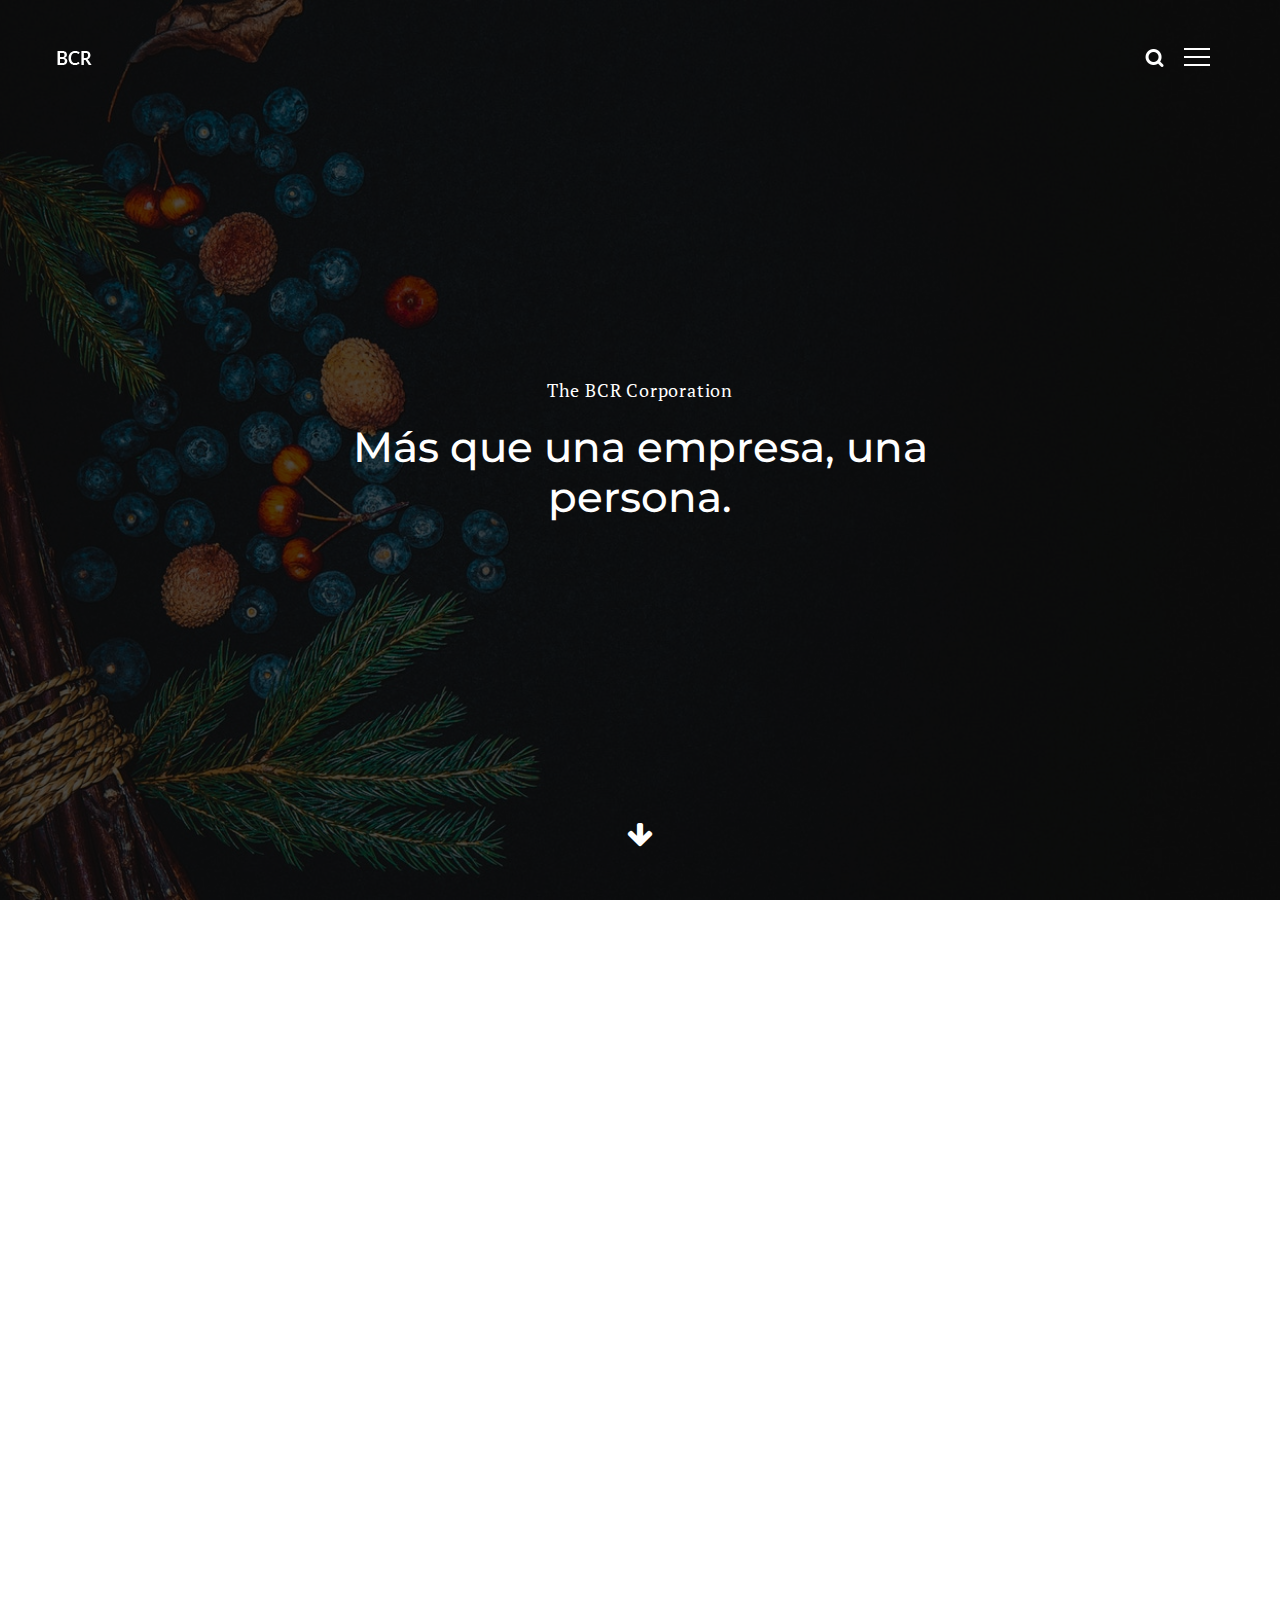
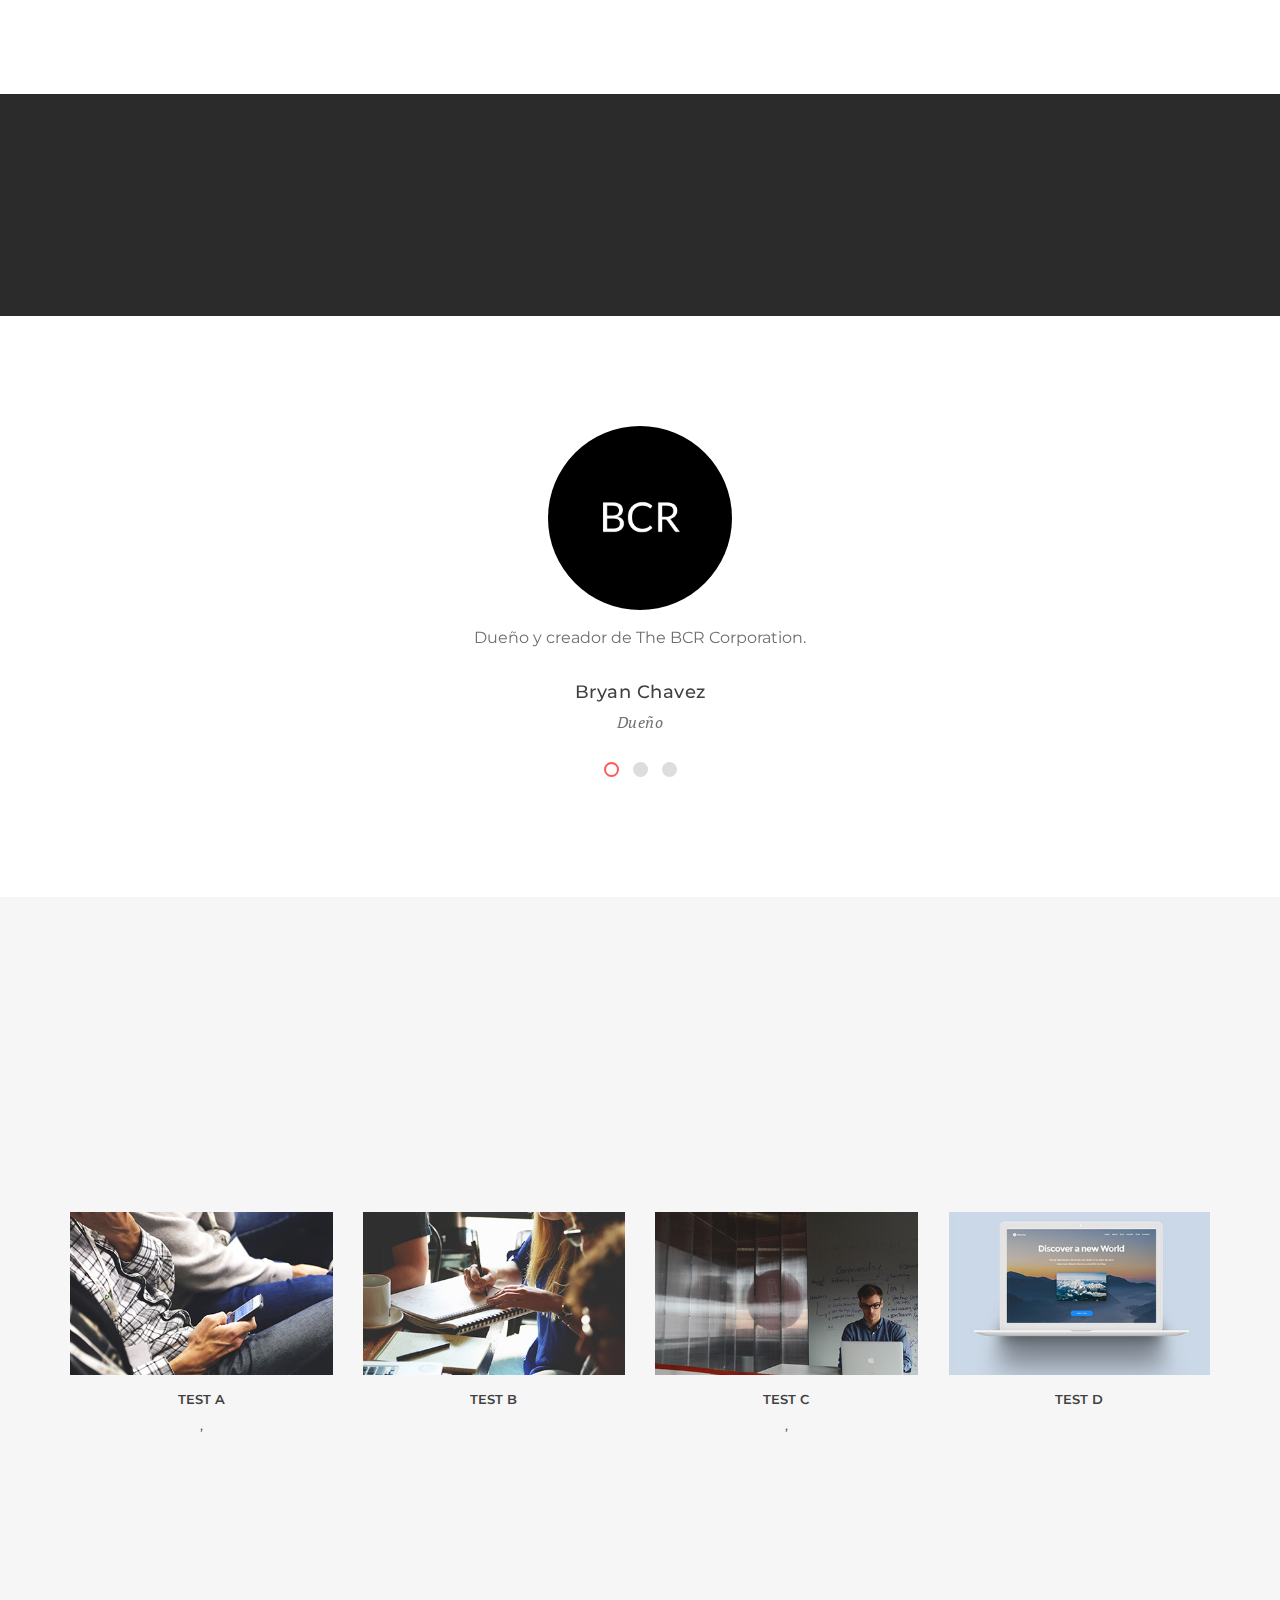
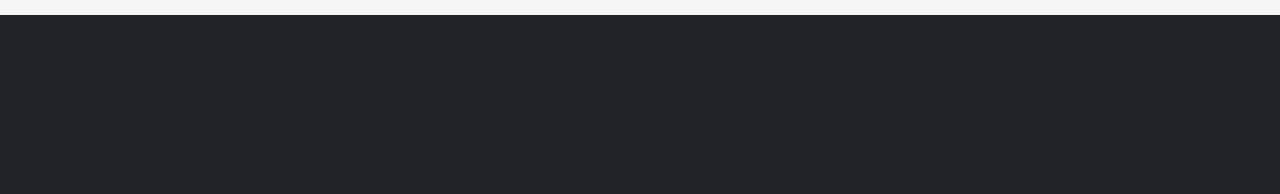
<file: index.html>
<!doctype html> 
<html> 
    <head> 
        <!-- Basic Page Needs
    ================================================== -->         
        <meta charset="utf-8"> 
        <!--[if IE]><meta http-equiv="x-ua-compatible" content="IE=9" /><![endif]-->         
        <meta name="viewport" content="width=device-width, initial-scale=1"> 
        <title>BCR</title>         
        <meta name="description" content=""> 
        <meta name="author" content=""> 
        <!-- Favicons
    ================================================== -->         
        <link rel="shortcut icon" href="img/favicon.ico" type="image/x-icon"> 
        <!-- Bootstrap -->         
        <link rel="stylesheet" type="text/css" href="css/bootstrap.css"> 
        <link rel="stylesheet" type="text/css" href="css/font-awesome.css"> 
        <!-- Slider
    ================================================== -->         
        <link href="css/owl.carousel.css" rel="stylesheet" media="screen"> 
        <link href="css/owl.theme.css" rel="stylesheet" media="screen"> 
        <link href="css/animate.css" rel="stylesheet" media="screen"> 
        <!-- Stylesheet
    ================================================== -->         
        <link rel="stylesheet" type="text/css" href="style.css"> 
        <link href='https://fonts.googleapis.com/css?family=PT+Serif:400,400i,700|Montserrat:100,200,300,300i,400,500,600,700,800,900' rel='stylesheet' type='text/css'> 
        <!-- HTML5 shim and Respond.js for IE8 support of HTML5 elements and media queries -->         
        <!-- WARNING: Respond.js doesn't work if you view the page via file:// -->         
        <!--[if lt IE 9]>
      <script src="https://oss.maxcdn.com/html5shiv/3.7.2/html5shiv.min.js"></script>
      <script src="https://oss.maxcdn.com/respond/1.4.2/respond.min.js"></script>
    <![endif]-->         
    </head>     
    <body> 
         <!-- Navigation
    ==========================================-->         
        <nav id="top-menu" class="navbar navbar-default navbar-fixed-top"> 
            <div class="container"> 
                <!-- Brand and toggle get grouped for better mobile display -->                 
                <div class="navbar-header"> 
                    <button type="button" class="navbar-toggle collapsed" data-toggle="collapse" data-target="#bs-example-navbar-collapse-1"> 
                        <span class="sr-only">Toggle navigation</span> 
                        <span class="icon-bar"></span> 
                        <span class="icon-bar"></span> 
                        <span class="icon-bar"></span>
                    </button>                     
                    <a class="navbar-brand" href="index.html"><img src="img/logo-top.png" class="img-responsive"><span> </span></a> 
                </div>                 
                <!-- Collect the nav links, forms, and other content for toggling -->                 
                <div class="collapse navbar-collapse" id="bs-example-navbar-collapse-1"> 
                    <!--nav icon-->                     
                    <a id="nav-icon"> <span></span> <span></span> <span></span> </a> 
                    <!--nav icon end-->                     
                    <ul id="nav-top" class="nav navbar-nav navbar-right"> 
                        <li>
                            <a href="index.html" class="page-scroll">Home</a>
                        </li>                         
                        <li>
                            <a href="https://streaming.bcrco.live" class="page-scroll">Stream</a>
                        </li>                         
                        <li>
                            <a href="https://t.me/bryanchavezrodriguez" class="page-scroll">Telegram</a>
                        </li>                         
                        <li>
                            <a href="contact.html" class="page-scroll">Contact</a>
                        </li>                         
                    </ul>                     
                    <!--search form-->                     
                    <form method="get" action="/search" id="search"> 
                        <input name="q" type="text" size="40" placeholder="Search..."/> 
                    </form>                     
                    <!--/search form-->                     
                    <nav class="bottom-nav"> 
                        <ul> 
                            <li>
                                <a href="#">FAQ</a>
                            </li>                             
                            <li>
                                <a href="#">Privacy</a>
                            </li>                             
                            <li>
                                <a href="#">Blog</a>                    
                            </li>                             
                        </ul>                         
                    </nav>                     
                    <ul class="social-link"> 
                        <li>
                            <a href="#"><i class="fa fa-twitter"></i></a>
                        </li>                         
                        <li>
                            <a href="#"><i class="fa fa-facebook"></i></a>
                        </li>                         
                        <li>
                            <a href="#"><i class="fa fa-instagram"></i></a>
                        </li>                         
                    </ul>                     
                </div>                 
                <!-- /.navbar-collapse -->                 
            </div>             
            <!-- /.container-fluid -->             
        </nav>       
        <!-- banner Page
    ==========================================-->         
        <section id="home-banner" style="background-image: url(img/b-1.jpg);"> 
            <div class="content"> 
                <div class="container" data-wow-duration="1s"> 
                    <span class="wow fadeIn">The BCR Corporation</span> 
                    <h1 class="wow fadeInUp"><h1 spellcheck="true" data-medium-editor-element="true" role="textbox" aria-multiline="true" data-medium-editor-editor-index="7" medium-editor-index="b30caf0e-0619-7dd7-a942-c5273ade1216" data-placeholder="Type your text" data-medium-focused="true">Más que una empresa, una persona.</h1></h1> 
                </div>                 
            </div>             
            <div class="arrow bounce"> 
                <i class="fa fa-arrow-down fa-2x"></i> 
            </div>             
        </section>         
        <!-- about us Page
    ==========================================-->         
        <section id="about-us-block"> 
            <div class="container"> 
                <div class="row"> 
                    <!--section-title-->                     
                    <div class="section-title text-center wow fadeInUp"> 
                        <h2>Información</h2> 
                        <p>Una página en donde comparto cosas interesantes que encuentro por internet</p> 
                    </div>                     
                    <!--/section-title-->                     
                    <div class="clearfix"></div>                     
                    <!--about features list-->                     
                    <ul class="about-features wow fadeInUp"> 
                        <li>
                            <i class="fa fa-comment-o"></i> 
                            <h5>Titulo creativo</h5> 
                            <p>Poner algo aquí</p> 
                        </li>                         
                        <li>
                            <i class="fa fa-file-image-o"></i> 
                            <h5>Titulo creativo</h5> 
                            <p>Algo</p> 
                        </li>                         
                        <li>
                            <i class="fa fa-birthday-cake"></i> 
                            <h5>Titulo creativo</h5> 
                            <p>Otra Cosa</p> 
                        </li>                         
                        <li>
                            <i class="fa fa-inbox"></i> 
                            <h5>Titulo creativo</h5> 
                            <p>Algo más</p> 
                        </li>                         
                    </ul>                     
                    <!--/about features list-->                     
                </div>                 
            </div>             
        </section>         
        <!-- contact us Page
    ==========================================-->         
        <section id="home-contact-block"> 
            <div class="container"> 
                <div class="row wow fadeInUp"> 
                    <p>¿Tienes alguna duda?</p> 
                    <a href="contact.html">Contactanos</a> 
                </div>                 
            </div>             
        </section>         
        <!-- our works block
    ==========================================-->         
       
        <!-- the process block
    ==========================================-->         
       
        <!-- Testimonials Section
    ==========================================-->         
        <section id="testimonials-block" class="text-center"> 
            <div class="container"> 
                <div class="row"> 
                    <div class="col-md-8 col-md-offset-2"> 
                        <div id="testimonial" class="owl-carousel owl-theme"> 
                            <div class="item"> 
                                <img src="img/team/01.jpg"> 
                                <h5>Dueño y creador de The BCR Corporation.</h5> 
                                <p><strong>Bryan Chavez</strong> Dueño</p> 

                            </div>                             
                            <div class="item"> 
                                <img src="img/team/02.jpg"> 
                                <h5>Asistente personal de Bryan Chavez</h5> 
                                <p><strong>William</strong> Asistente.</p> 
                            </div>                             
                            <div class="item"> 
                                <img src="img/team/03.jpg"> 
                                <h5>Dueño y creador de The BCR Corporation.</h5> 
                                <p><strong>Bryan Chavez</strong> Dueño</p> 
                            </div>                             
                        </div>                         
                    </div>                     
                </div>                 
            </div>             
        </section>         
        <!-- latest news block
    ==========================================-->         
        <section id="latest-news-block"> 
            <div class="container"> 
                <div class="row"> 
                    <!--section-title-->                     
                    <div class="section-title text-center wow fadeInUp"> 
                        <h2>Ultimas entradas</h2> 
                        <a href="https://streaming.bcrco.live">Stream</a>
                    </div>                     
                    <!--/section-title-->                     
                    <!--home article-->                     
                    <article class="col-md-3 col-sm-6 col-xs-12"> 
                        <header class="entry-header"> 
                            <a href="blog-post.html"><img src="img/04-screenshot.jpg" alt="image 1"></a> 
                            <a href="blog-post.html"><h6>Test A</h6></a> 
                            <a href="#">     </a> , 
                            <a href="#">     </a> 
                        </header>
                    </a>                     
                </article>                 
                <!--/home article -->                 
                <!--home article-->                 
                <article class="col-md-3 col-sm-6 col-xs-12"> 
                    <header class="entry-header"> 
                        <img src="img/02-screenshot.jpg" alt="image 1"> 
                        <a href="#">  <h6> Test B</h6>  </a> 
                        <a href="#">     </a> 
                    </header>                     
                </article>                 
                <!--/home article -->                 
                <!--home article-->                 
                <article class="col-md-3 col-sm-6 col-xs-12"> 
                    <header class="entry-header"> 
                        <img src="img/03-screenshot.jpg" alt="image 1"> 
                        <a href="#">  <h6>Test C</h6>  </a> 
                        <a href="#">     </a> , 
                        <a href="#">     </a> 
                    </header>                     
                </article>                 
                <!--/home article -->                 
                <!--home article-->                 
                <article class="col-md-3 col-sm-6 col-xs-12"> 
                    <header class="entry-header"> 
                        <img src="img/01-screenshot.jpg" alt="image 1"> 
                        <a href="#">  <h6>Test D</h6>  </a> 
                        <a href="#">     </a> 
                    </header>                     
                </article>                 
                <!--/home article -->                 
            </div>             
        </div>         
    </section>     
    <footer id="bottom-footer"> 
        <div class="container"> 
            <div class="row wow fadeInUp"> 
                <div class="col-md-4 col-sm-4 col-xs-12"> 
                    <!--copyright-->                     
                    <p class="copyright">© 2020 <a href="https://bcrco.live">The BCR Corporation</a>.</p> 
                    <!--/copyright-->                     
                </div>                 
                <!--bottom nav-->                 
                <div class="col-md-4 col-sm-4 col-xs-12"> 
                    <nav class="bottom-nav"> 
                        <ul> 
                            <li>
                                <a href="#">FAQ</a>
                            </li>                             
                            <li>
                                <a href="#">Privacy</a>
                            </li>                             
                            <li>
                                <a href="#">Blog</a>
                            </li>                             
                            <li>
                   
                            </li>                             
                        </ul>                         
                    </nav>                     
                </div>                 
                <!--/bottom nav-->                 
                <!--Social Links-->                 
                <div class="col-md-4 col-sm-4 col-xs-12"> 
                    <ul class="social-link"> 
                        <li>
                            <a href="https://twitter.com/bryanchavez_x"><i class="fa fa-twitter"></i></a>
                        </li>                         
                        <li>
                            <a href="https://www.facebook.com/index.php?next=https%3A%2F%2Fwww.facebook.com%2Fhelp%2Fdelete_account"><i class="fa fa-facebook"></i></a>
                        </li>                         
                        <li>
                            <a href="https://www.instagram.com/accounts/login/?next=/accounts/remove/request/permanent/"><i class="fa fa-instagram"></i></a>
                        </li>                         
                        <li>
                         
                        </li>                         
                    </ul>                     
                </div>                 
                <!--/Social Links-->                 
            </div>             
        </div>         
    </footer>     
    <!-- jQuery (necessary for Bootstrap's JavaScript plugins) -->     
    <script src="https://ajax.googleapis.com/ajax/libs/jquery/1.12.4/jquery.min.js"></script>     
    <!-- Include all compiled plugins (below), or include individual files as needed -->     
    <script type="text/javascript" src="js/bootstrap.js"></script>     
    <script type="text/javascript" src="js/SmoothScroll.js"></script>     
    <script type="text/javascript" src="js/jquery.isotope.js"></script>     
    <script src="js/owl.carousel.js"></script>     
    <script src="js/jquery.waypoints.min.js"></script>     
    <!-- Custom Javascripts
    ================================================== -->     
    <script type="text/javascript" src="js/main.js"></script>     
    <script src="js/wow.min.js"></script>     
    <script>
    jQuery(document).ready(function( $ ) {
        $('.counter').counterUp({
            delay: 10,
            time: 1000
        });
    });
</script>     
    <script>
new WOW().init();
</script>     
</body>
</file>
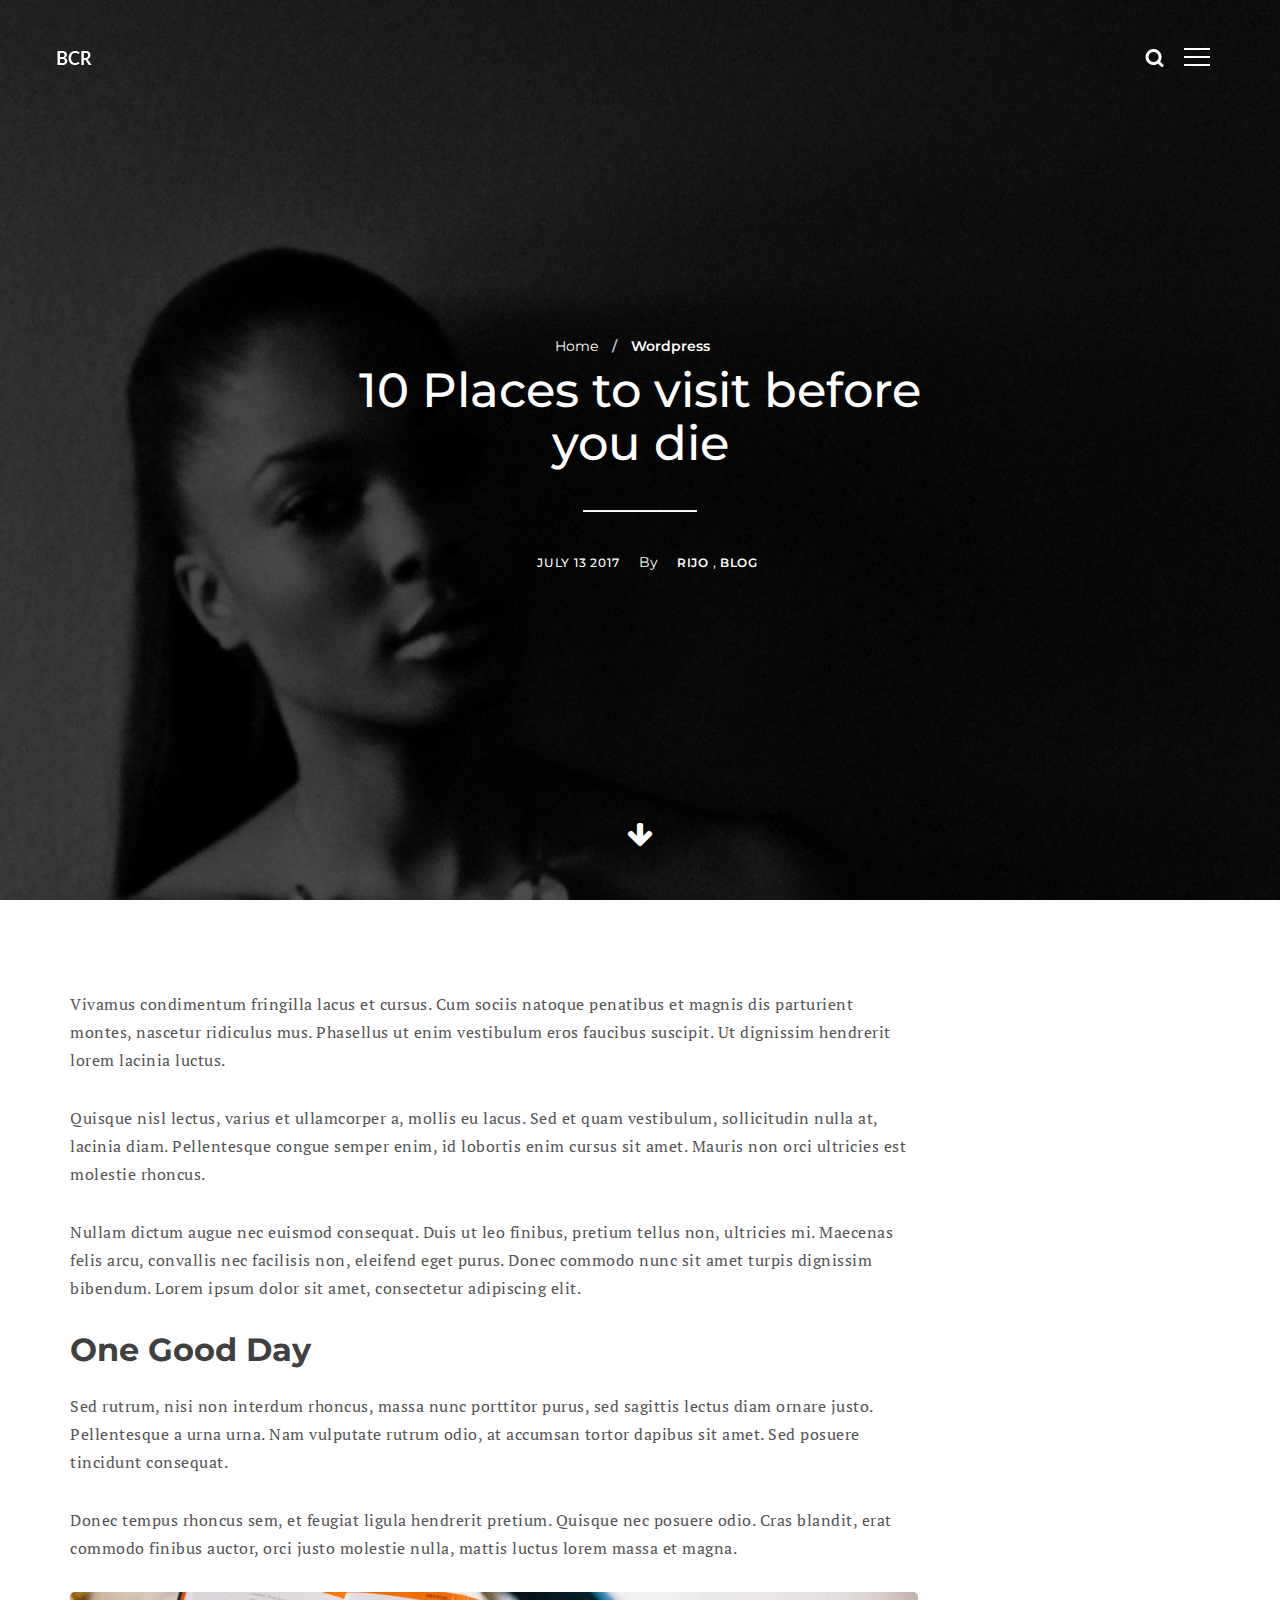
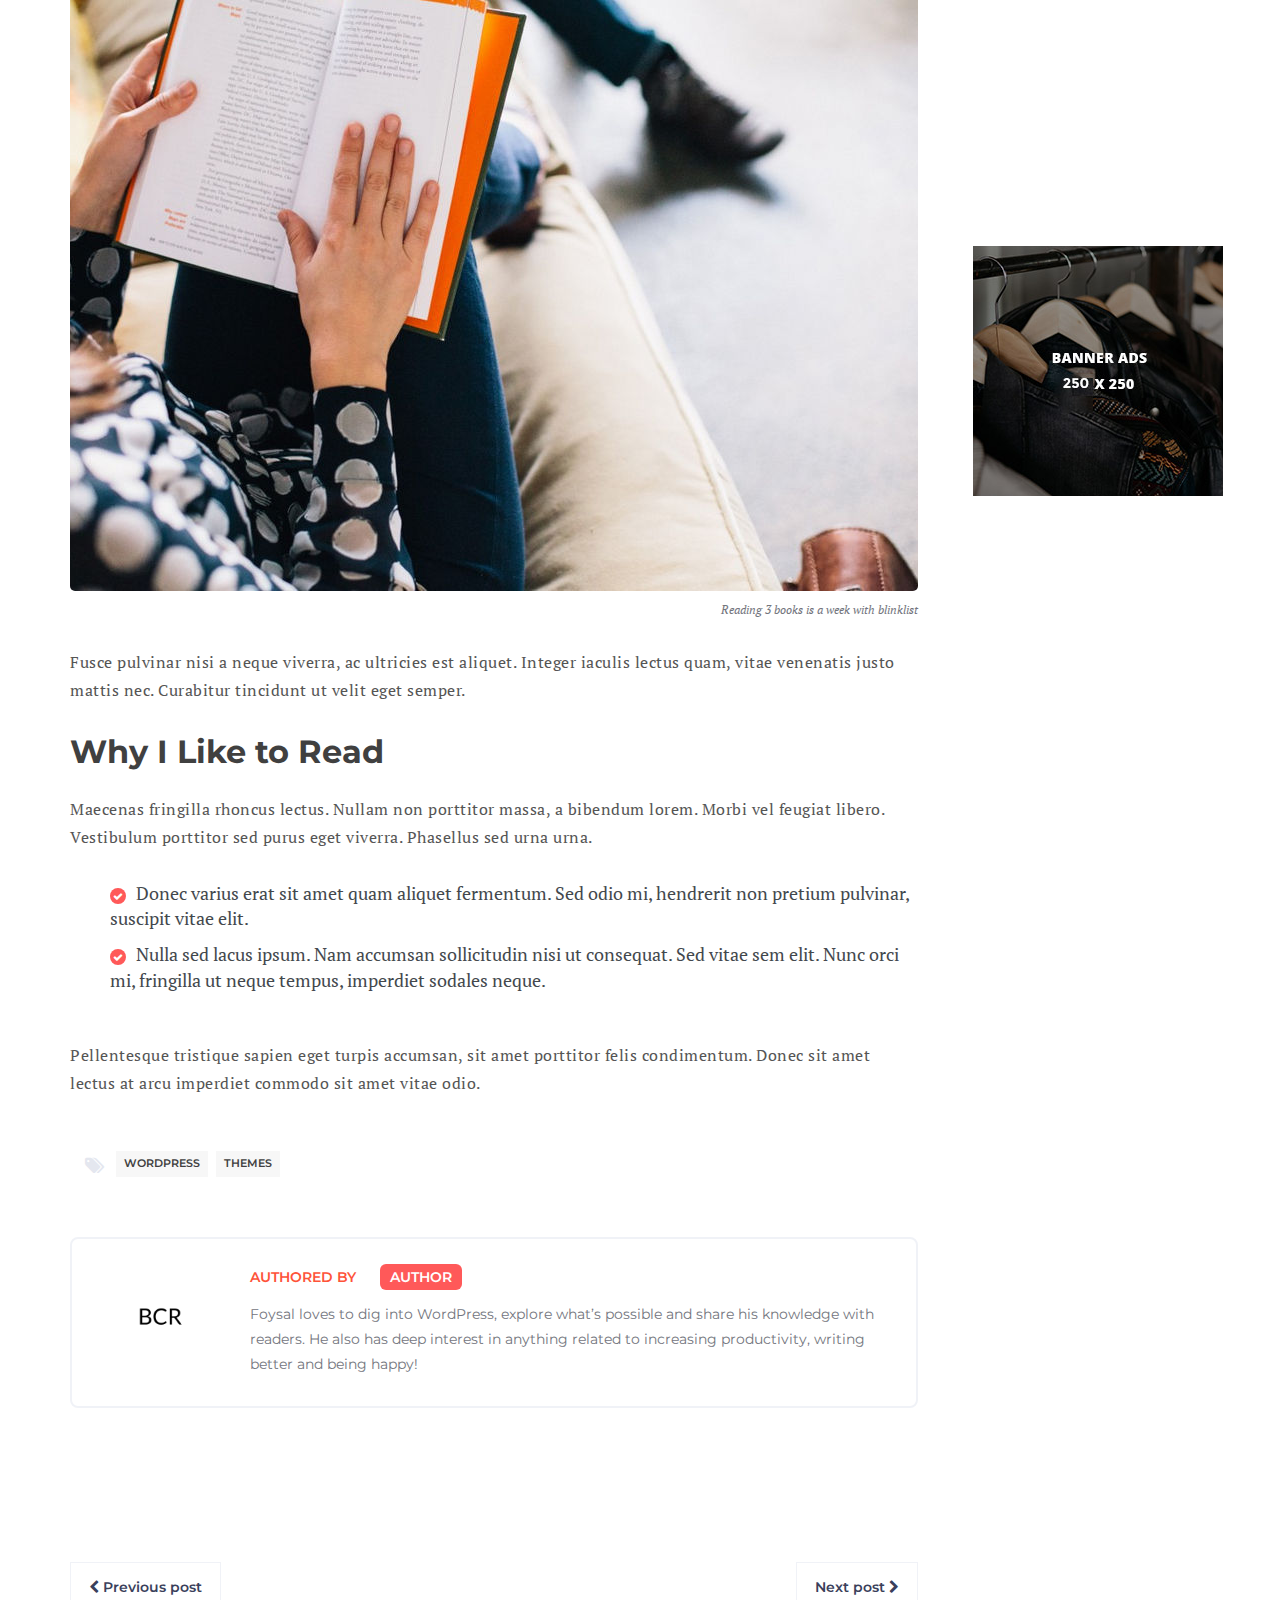
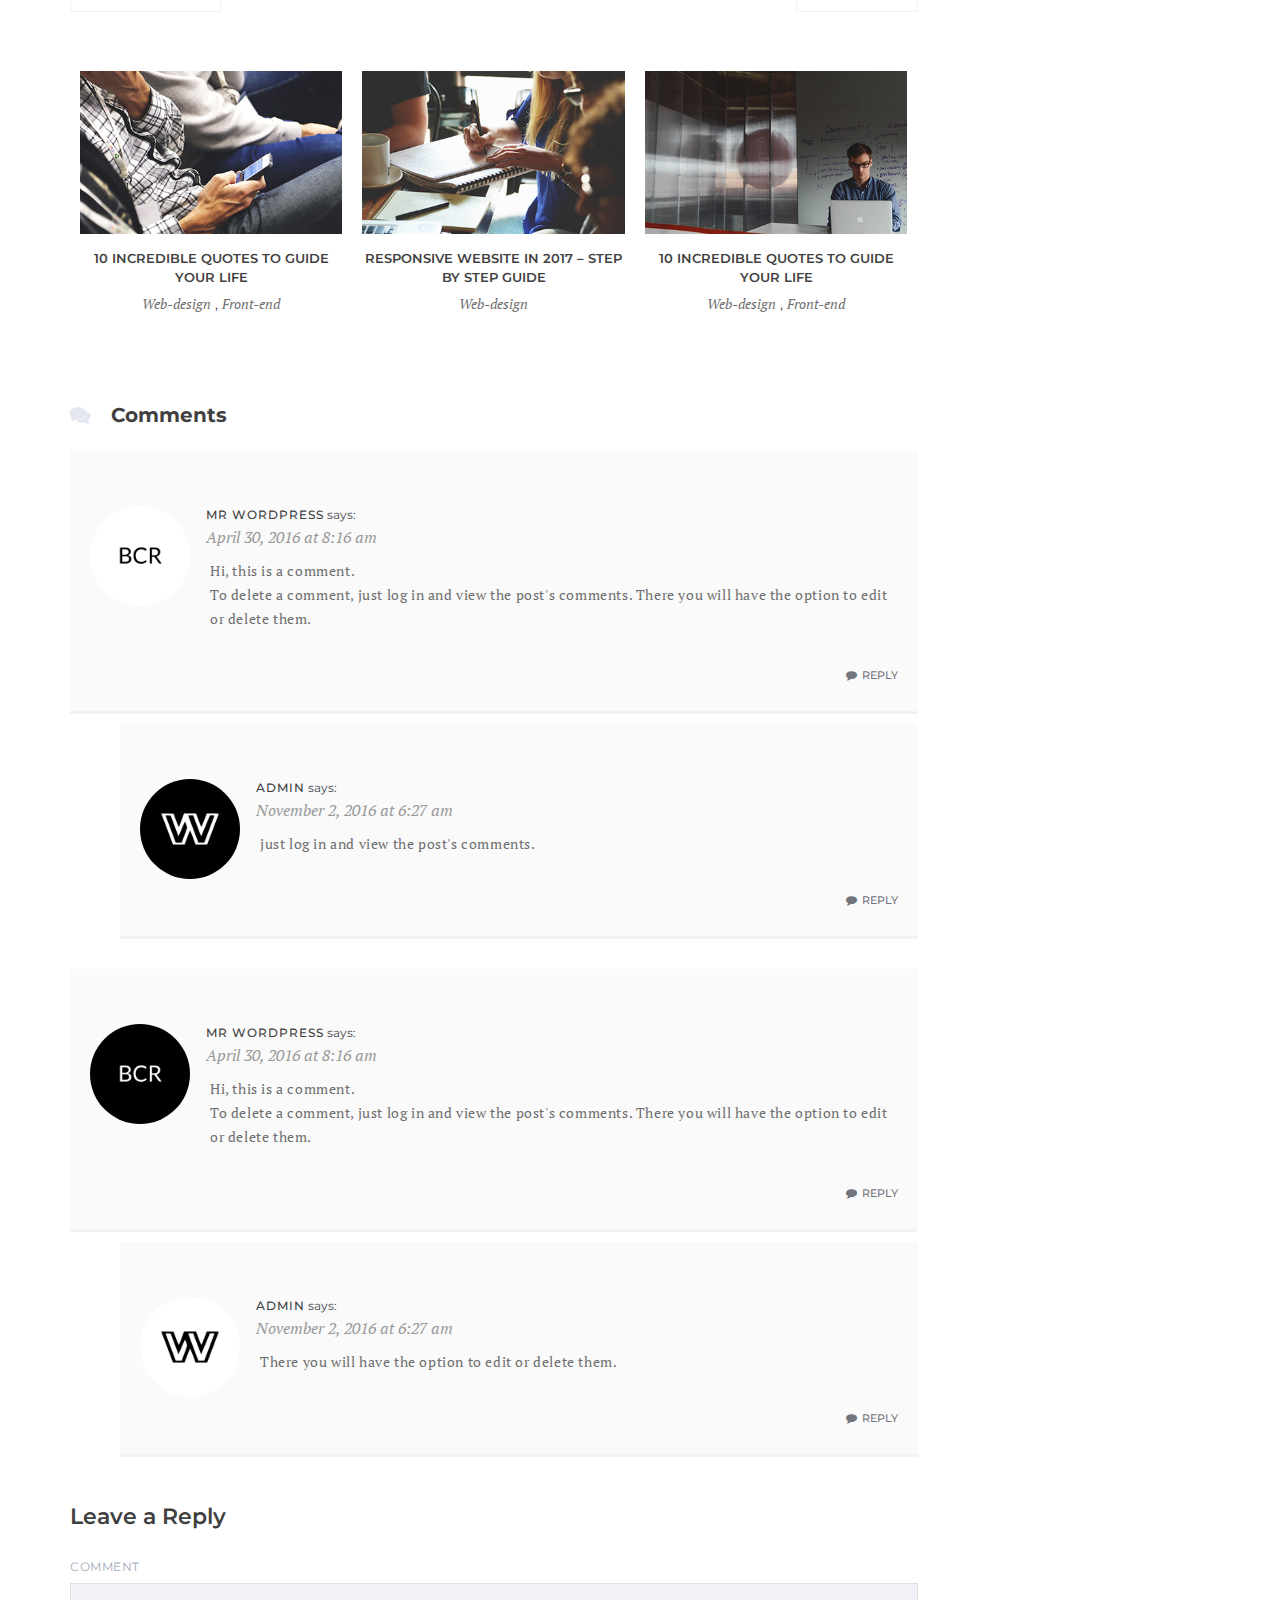
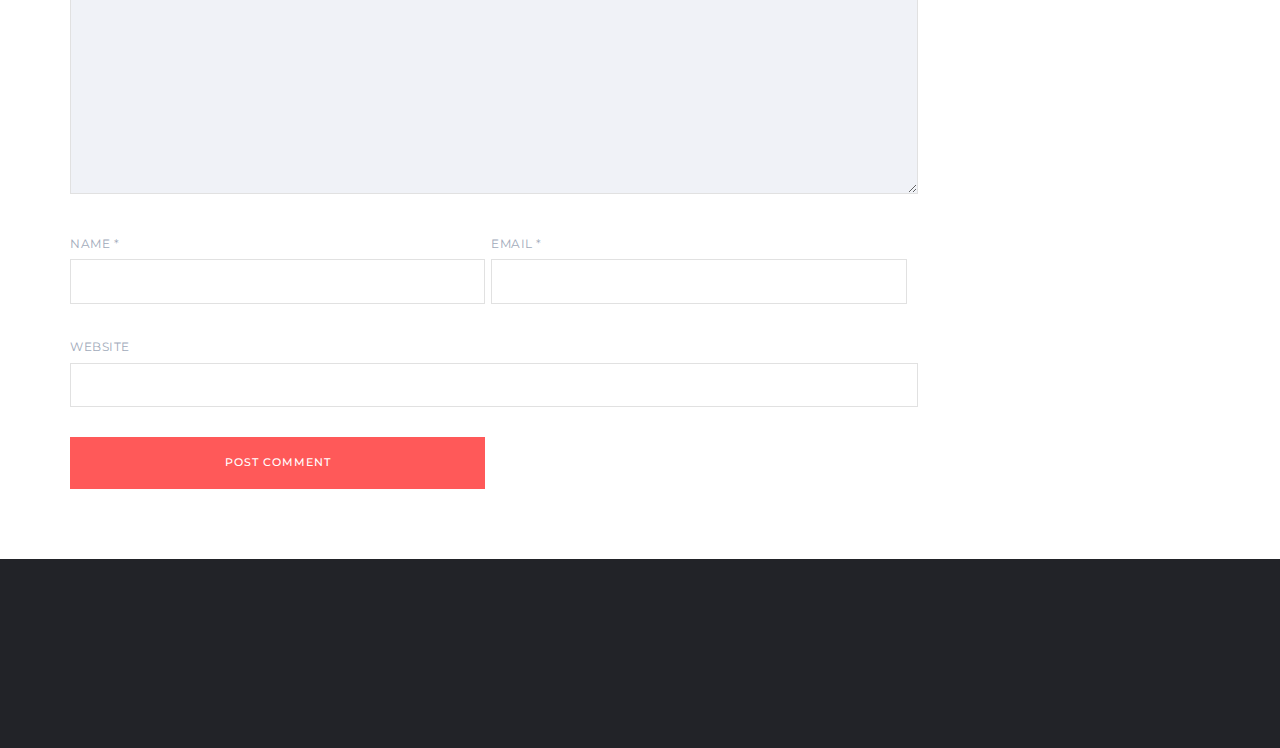
<file: blog-post.html>
<!doctype html>
<html>
<head>
<!-- Basic Page Needs
    ================================================== -->
<meta charset="utf-8">
<!--[if IE]><meta http-equiv="x-ua-compatible" content="IE=9" /><![endif]-->
<meta name="viewport" content="width=device-width, initial-scale=1">
<title>Blog Post</title>
<meta name="description" content="">
<meta name="author" content="">

<!-- Favicons
    ================================================== -->
<link rel="shortcut icon" href="img/favicon.ico" type="image/x-icon">

<!-- Bootstrap -->
<link rel="stylesheet" type="text/css"  href="css/bootstrap.css">
<link rel="stylesheet" type="text/css" href="css/font-awesome.css">

<!-- Slider
    ================================================== -->
<link href="css/owl.carousel.css" rel="stylesheet" media="screen">
<link href="css/owl.theme.css" rel="stylesheet" media="screen">
<link href="css/animate.css" rel="stylesheet" media="screen">

<!-- Stylesheet
    ================================================== -->
<link rel="stylesheet" type="text/css"  href="style.css">
<link href='https://fonts.googleapis.com/css?family=PT+Serif:400,400i,700|Montserrat:100,200,300,300i,400,500,600,700,800,900' rel='stylesheet' type='text/css'>

<!-- HTML5 shim and Respond.js for IE8 support of HTML5 elements and media queries -->
<!-- WARNING: Respond.js doesn't work if you view the page via file:// -->
<!--[if lt IE 9]>
      <script src="https://oss.maxcdn.com/html5shiv/3.7.2/html5shiv.min.js"></script>
      <script src="https://oss.maxcdn.com/respond/1.4.2/respond.min.js"></script>
    <![endif]-->
</head>
<body class="single">

        <!-- Navigation
    ==========================================-->         
        <nav id="top-menu" class="navbar navbar-default navbar-fixed-top"> 
            <div class="container"> 
                <!-- Brand and toggle get grouped for better mobile display -->                 
                <div class="navbar-header"> 
                    <button type="button" class="navbar-toggle collapsed" data-toggle="collapse" data-target="#bs-example-navbar-collapse-1"> 
                        <span class="sr-only">Toggle navigation</span> 
                        <span class="icon-bar"></span> 
                        <span class="icon-bar"></span> 
                        <span class="icon-bar"></span>
                    </button>                     
                    <a class="navbar-brand" href="index.html"><img src="img/logo-top.png" class="img-responsive"><span> </span></a> 
                </div>                 
                <!-- Collect the nav links, forms, and other content for toggling -->                 
                <div class="collapse navbar-collapse" id="bs-example-navbar-collapse-1"> 
                    <!--nav icon-->                     
                    <a id="nav-icon"> <span></span> <span></span> <span></span> </a> 
                    <!--nav icon end-->                     
                    <ul id="nav-top" class="nav navbar-nav navbar-right"> 
                        <li>
                            <a href="index.html" class="page-scroll">Home</a>
                        </li>                         
                        <li>
                            <a href="blog.html" class="page-scroll">Blog</a>
                        </li>                         
                        <li>
                            <a href="https://t.me/Williambcrbot" class="page-scroll">Telegram</a>
                        </li>                         
                        <li>
                            <a href="contact.html" class="page-scroll">Contact</a>
                        </li>                         
                    </ul>                     
                    <!--search form-->                     
                    <form method="get" action="/search" id="search"> 
                        <input name="q" type="text" size="40" placeholder="Search..."/> 
                    </form>                     
                    <!--/search form-->                     
                    <nav class="bottom-nav"> 
                        <ul> 
                            <li>
                                <a href="#">FAQ</a>
                            </li>                             
                            <li>
                                <a href="#">Privacy</a>
                            </li>                             
                            <li>
                                <a href="#">Blog</a>                    
                            </li>                             
                        </ul>                         
                    </nav>                     
                    <ul class="social-link"> 
                        <li>
                            <a href="#"><i class="fa fa-twitter"></i></a>
                        </li>                         
                        <li>
                            <a href="#"><i class="fa fa-facebook"></i></a>
                        </li>                         
                        <li>
                            <a href="#"><i class="fa fa-instagram"></i></a>
                        </li>                         
                    </ul>                     
                </div>                 
                <!-- /.navbar-collapse -->                 
            </div>             
            <!-- /.container-fluid -->             
        </nav>     

<!--blog body-->

<div id="Blog-post"> 
  
  <!-- banner Page
    ==========================================-->
  
  <header class="entry-header" style="background-image: url(img/in-bg.jpg);">
    <div class="content  wow fadeInUp">
      <div class="container "> 
        <!--breadcrumb-->
        <ol class="breadcrumb">
          <li class="breadcrumb-item"><a href="#">Home</a></li>
          <li class="breadcrumb-item active">Wordpress</li>
        </ol>
        <!--/breadcrumb-->
        <h1>10 Places to visit before you die</h1>
        <hr>
        <a href="#"> </a><span class="date-article">JULY 13 2017</span> <span class="byline"> By <span class="author vcard"><a href="#">Rijo</a> ,<a href="#"> BLOG</a></span></span> </div>
    </div>
    <div class="arrow bounce"> <i class="fa fa-arrow-down fa-2x"></i> </div>
  </header>
  <div class="container">
    <div class="row wow fadeInUp"> 
      <!--blog posts container-->
      <div class="col-md-9 col-sm-8 single-post">
<article class="post">
										<p>Vivamus condimentum fringilla lacus et cursus. Cum sociis natoque penatibus et magnis dis parturient montes, nascetur ridiculus mus. Phasellus ut enim vestibulum eros faucibus suscipit. Ut dignissim hendrerit lorem lacinia luctus.</p>
<p>Quisque nisl lectus, varius et ullamcorper a, mollis eu lacus. Sed et quam vestibulum, sollicitudin nulla at, lacinia diam. Pellentesque congue semper enim, id lobortis enim cursus sit amet. Mauris non orci ultricies est molestie rhoncus.</p>
<p>Nullam dictum augue nec euismod consequat. Duis ut leo finibus, pretium tellus non, ultricies mi. Maecenas felis arcu, convallis nec facilisis non, eleifend eget purus. Donec commodo nunc sit amet turpis dignissim bibendum. Lorem ipsum dolor sit amet, consectetur adipiscing elit.</p>
<h2>One Good Day</h2>
<p>Sed rutrum, nisi non interdum rhoncus, massa nunc porttitor purus, sed sagittis lectus diam ornare justo. Pellentesque a urna urna. Nam vulputate rutrum odio, at accumsan tortor dapibus sit amet. Sed posuere tincidunt consequat.</p>
<p>Donec tempus rhoncus sem, et feugiat ligula hendrerit pretium. Quisque nec posuere odio. Cras blandit, erat commodo finibus auctor, orci justo molestie nulla, mattis luctus lorem massa et magna.</p>
<figure id="attachment_367" style="max-width: 899px" class="wp-caption aligncenter"><img class="size-full wp-image-367" src="img/best-quote.jpg" alt="" width="899" height="599" ><figcaption class="wp-caption-text">Reading 3 books is a week with blinklist</figcaption></figure>
<p>Fusce pulvinar nisi a neque viverra, ac ultricies est aliquet. Integer iaculis lectus quam, vitae venenatis justo mattis nec. Curabitur tincidunt ut velit eget semper.</p>
<h2>Why I Like to Read</h2>
<p>Maecenas fringilla rhoncus lectus. Nullam non porttitor massa, a bibendum lorem. Morbi vel feugiat libero. Vestibulum porttitor sed purus eget viverra. Phasellus sed urna urna.</p>
<ul>
<li>Donec varius erat sit amet quam aliquet fermentum. Sed odio mi, hendrerit non pretium pulvinar, suscipit vitae elit.</li>
<li>Nulla sed lacus ipsum. Nam accumsan sollicitudin nisi ut consequat. Sed vitae sem elit. Nunc orci mi, fringilla ut neque tempus, imperdiet sodales neque.</li>
</ul>
<p>Pellentesque tristique sapien eget turpis accumsan, sit amet porttitor felis condimentum. Donec sit amet lectus at arcu imperdiet commodo sit amet vitae odio.</p>
			
					
			</article>
        <footer class="entry-footer entry-meta-bar">
          <div class="entry-meta"> <i class="fa fa-tags"></i> <span class="tag-links  clearfix"> <a href="#" rel="tag">wordpress</a> <a href="#" rel="tag">themes</a> </span> </div>
        </footer>
        <!--/footer tags-->
        
        <div class="clearfix"></div>
        
        <!--author box-->
        <div class="author-box"> <img alt="" src="img/team/03.jpg"  class="avatar " height="100" width="100">
          <div class="author-box-title"> Authored By <a href="#" rel="author">Author </a> </div>
          <div class="author-description"> Foysal loves to dig into WordPress, explore what’s possible and share his knowledge with readers. He also has deep interest in anything related to increasing productivity, writing better and being happy! </div>
          <div class="author_social"> </div>
        </div>
        <!--/author box-->
        
        <div class="clearfix"></div>
        
        <!--posts navigation-->
        <nav class="navigation posts-navigation"  role="navigation">
          <ul>
            <li class="pull-left">
              <div class="nav-previous"><a href="http://localhost/wordpress/page/2/"><i class="fa fa-chevron-left"></i> Previous post</a></div>
            </li>
            <li class="pull-right">
              <div class="nav-next"><a href="http://localhost/wordpress/page/2/">Next post <i class="fa fa-chevron-right"></i></a></div>
            </li>
          </ul>
        </nav>
        <!--/posts navigation-->
        
        <div class="clearfix"></div>
        <!--Also like-->
        <div class="also-like-block"> 
          
          <!-- article-->
          <article class="col-md-4 col-sm-6 col-xs-12">
            <header class="entry-header"> <img src="img/04-screenshot.jpg" alt="image 1"> <a href="#">
              <h6>10 Incredible Quotes To Guide Your Life</h6>
              </a> <a href="#">Web-design</a> , <a href="#">Front-end</a> </header>
          </article>
          <!--/ article --> 
          
          <!--article-->
          <article class="col-md-4 col-sm-6 col-xs-12">
            <header class="entry-header"> <img src="img/02-screenshot.jpg" alt="image 1"> <a href="#">
              <h6>Responsive Website in 2017 – 
                Step by Step Guide</h6>
              </a> <a href="#">Web-design</a> </header>
          </article>
          <!--/article --> 
          
          <!-- article-->
          <article class="col-md-4 col-sm-6 col-xs-12">
            <header class="entry-header"> <img src="img/03-screenshot.jpg" alt="image 1"> <a href="#">
              <h6>10 Incredible Quotes To Guide Your Life</h6>
              </a> <a href="#">Web-design</a> , <a href="#">Front-end</a> </header>
          </article>
          <!--/ article --> 
          
        </div>
        <!--/Also like-->
        
        <div class="clearfix"></div>
        <!--comment-->
        
        <div id="comments" class="comments-area text-left">
          <h2 class="comments-title"> Comments </h2>
          <ol class="comment-list">
            <li id="comment-1" class="comment even thread-even depth-1 parent">
              <article id="div-comment-1" class="comment-body">
                <footer class="comment-meta">
                  <div class="comment-author vcard"> <img alt="" src="img/team/03.jpg"  class="avatar avatar-42 photo avatar-default img-circle" height="42" width="42"> <b class="fn"><a href="#" rel="external nofollow" class="url">Mr WordPress</a></b> <span class="says">says:</span> </div>
                  <!-- .comment-author -->
                  
                  <div class="comment-metadata"> <a href="#">
                    <time datetime="2016-04-30T08:16:28+00:00"> April 30, 2016 at 8:16 am </time>
                    </a> </div>
                  <!-- .comment-metadata --> 
                  
                </footer>
                <!-- .comment-meta -->
                
                <div class="comment-content">
                  <p>Hi, this is a comment.<br>
                    To delete a comment, just log in and view the post's comments. There you will have the option to edit or delete them.</p>
                </div>
                <!-- .comment-content -->
                
                <div class="reply"><a rel="nofollow" class="comment-reply-link" href="#"  aria-label="Reply to Mr WordPress">Reply</a></div>
              </article>
              <!-- .comment-body -->
              <ol class="children">
                <li id="comment-2" class="comment byuser comment-author-admin bypostauthor odd alt depth-2">
                  <article id="div-comment-2" class="comment-body">
                    <footer class="comment-meta">
                      <div class="comment-author vcard"> <img alt="" src="img/team/02.jpg"  class="avatar avatar-42 photo img-circle" height="42" width="42"> <b class="fn">admin</b> <span class="says">says:</span> </div>
                      <!-- .comment-author -->
                      
                      <div class="comment-metadata"> <a href="#">
                        <time datetime="2016-11-02T06:27:52+00:00"> November 2, 2016 at 6:27 am </time>
                        </a> </div>
                      <!-- .comment-metadata --> 
                      
                    </footer>
                    <!-- .comment-meta -->
                    
                    <div class="comment-content">
                      <p>just log in and view the post's comments.</p>
                    </div>
                    <!-- .comment-content -->
                    
                    <div class="reply"><a rel="nofollow" class="comment-reply-link" href="http://localhost/burstfly/hello-world1/?replytocom=2#respond" onclick="return addComment.moveForm( &quot;div-comment-2&quot;, &quot;2&quot;, &quot;respond&quot;, &quot;1&quot; )" aria-label="Reply to admin">Reply</a></div>
                  </article>
                  <!-- .comment-body --> 
                </li>
                <!-- #comment-## -->
              </ol>
              <!-- .children --> 
            </li>
            <li id="comment-1" class="comment even thread-even depth-1 parent">
              <article id="div-comment-1" class="comment-body">
                <footer class="comment-meta">
                  <div class="comment-author vcard"> <img alt="" src="img/team/01.jpg"  class="avatar avatar-42 photo avatar-default img-circle" height="42" width="42"> <b class="fn"><a href="#" rel="external nofollow" class="url">Mr WordPress</a></b> <span class="says">says:</span> </div>
                  <!-- .comment-author -->
                  
                  <div class="comment-metadata"> <a href="#">
                    <time datetime="2016-04-30T08:16:28+00:00"> April 30, 2016 at 8:16 am </time>
                    </a> </div>
                  <!-- .comment-metadata --> 
                  
                </footer>
                <!-- .comment-meta -->
                
                <div class="comment-content">
                  <p>Hi, this is a comment.<br>
                    To delete a comment, just log in and view the post's comments. There you will have the option to edit or delete them.</p>
                </div>
                <!-- .comment-content -->
                
                <div class="reply"><a rel="nofollow" class="comment-reply-link" href="#"  aria-label="Reply to Mr WordPress">Reply</a></div>
              </article>
              <!-- .comment-body -->
              <ol class="children">
                <li id="comment-2" class="comment byuser comment-author-admin bypostauthor odd alt depth-2">
                  <article id="div-comment-2" class="comment-body">
                    <footer class="comment-meta">
                      <div class="comment-author vcard"> <img alt="" src="img/team/04.jpg"  class="avatar avatar-42 photo img-circle" height="42" width="42"> <b class="fn">admin</b> <span class="says">says:</span> </div>
                      <!-- .comment-author -->
                      
                      <div class="comment-metadata"> <a href="#">
                        <time datetime="2016-11-02T06:27:52+00:00"> November 2, 2016 at 6:27 am </time>
                        </a> </div>
                      <!-- .comment-metadata --> 
                      
                    </footer>
                    <!-- .comment-meta -->
                    
                    <div class="comment-content">
                      <p>There you will have the option to edit or delete them.</p>
                    </div>
                    <!-- .comment-content -->
                    
                    <div class="reply"><a rel="nofollow" class="comment-reply-link" href="http://localhost/burstfly/hello-world1/?replytocom=2#respond" onclick="return addComment.moveForm( &quot;div-comment-2&quot;, &quot;2&quot;, &quot;respond&quot;, &quot;1&quot; )" aria-label="Reply to admin">Reply</a></div>
                  </article>
                  <!-- .comment-body --> 
                </li>
                <!-- #comment-## -->
              </ol>
              <!-- .children --> 
            </li>
            
            <!-- #comment-## -->
          </ol>
          <!-- .comment-list -->
          
          <div id="respond" class="comment-respond">
            <h3 id="reply-title" class="comment-reply-title">Leave a Reply <small><a rel="nofollow" id="cancel-comment-reply-link" href="/?p=1#respond" style="display:none;">Cancel reply</a></small></h3>
            <form action="http://localhost/burstfly/wp-comments-post.php" method="post" id="commentform" class="comment-form" novalidate>
              <p class="comment-form-comment">
                <label for="comment">Comment</label>
                <textarea id="comment" name="comment" cols="45" rows="8" maxlength="65525" aria-required="true" required></textarea>
              </p>
              <p class="comment-form-author">
                <label for="author">Name <span class="required">*</span></label>
                <input id="author" name="author" type="text" value="" size="30" maxlength="245" aria-required="true" required>
              </p>
              <p class="comment-form-email">
                <label for="email">Email <span class="required">*</span></label>
                <input id="email" name="email" type="text" value="" size="30" maxlength="100" aria-describedby="email-notes" aria-required="true" required>
              </p>
              <p class="comment-form-url">
                <label for="url">Website</label>
                <input id="url" name="url" type="url" value="" size="30" maxlength="200">
              </p>
              <p class="form-submit">
                <input name="submit" type="submit" id="submit" class="submit" value="Post Comment">
                <input type="hidden" name="comment_post_ID" value="1" id="comment_post_ID">
                <input type="hidden" name="comment_parent" id="comment_parent" value="0">
              </p>
            </form>
          </div>
          <!-- #respond --> 
          
        </div>
        <!--/comment--> 
        
      </div>
      <!--blog posts container--> 
      
      <!--aside-->
      <aside class="col-md-3 col-sm-4" > 
        
        <!--Search-->
        <section class="widget widget_search  wow fadeInUp">
          <h2 class="widget-title">Search here</h2>
          <form>
            <div class="input-group">
              <input class="form-control" type="text" placeholder="Email Address...">
              <span class="input-group-btn">
              <button  type="button"><i class="fa  fa-search"></i></button>
              </span></div>
          </form>
        </section>
        <!--/Search--> 
        
        <!--Archives start-->
        
        <section class="widget widget_categories  wow fadeInUp">
          <h2 class="widget-title">category</h2>
          <ul >
            <li ><a href="#"> Google fonts <span >01</span> </a> </li>
            <li><a href="#"> Ui Kit<span >10</span> </a></li>
            <li ><a href="#"> WebDesign<span>105</span> </a> </li>
            <li><a href="#"> Ui/UX<span >100</span> </a></li>
          </ul>
        </section>
        
        <!--Archives end--> 
        
        <!--Popular posts start-->
        
        <section  class="widget  widget_recent_entries  wow fadeInUp ">
          <h2 class="widget-title">Popular posts</h2>
          <ul class="media-list main-list">
            <li class="media"> <a class="" href="#"> <img class="media-object" src="img/04-screenshot.jpg" alt="..."> </a>
              <div class="media-body">
                <p class="media-heading"><a href="#">Tips For Designing a Business </a> </p>
              </div>
            </li>
            <li class="media"> <a class="" href="#"> <img class="media-object" src="img/03-screenshot.jpg" alt="..."> </a>
              <div class="media-body">
                <p class="media-heading"><a href="#">Barbecue Sauce Barbeque</a></p>
              </div>
            </li>
            <li class="media"> <a class="" href="#"> <img class="media-object" src="img/02-screenshot.jpg" alt="..."> </a>
              <div class="media-body">
                <p class="media-heading"> <a href="#">What Makes A Hotel Boutique </a></p>
              </div>
            </li>
          </ul>
        </section>
        <!--Popular posts end-->
		
        <!--ad --> 
        <img src="img/ad-250x250.jpg" class="img-responsive"> 
        <!--ad end--> 
                
        
        <section class="widget widget_social sidebar  wow fadeInUp">
          <h2 class="widget-title">Follow Us</h2>
          <ul >
            <li ><a href="#" title="facebook"><i class="fa fa-facebook"></i></a></li>
            <li ><a href="#" title="twitter"><i class="fa  fa-twitter"></i></a></li>
            <li ><a href="#" title="google-plus"><i class="fa  fa-google-plus"></i></a> </li>
            <li><a href="#" title="Rss Feed"><i class="fa  fa-rss"></i></a></li>
          </ul>
        </section>
        
        <!--Tags start-->
        
        <section id="tag_cloud-2" class="widget widget_tag_cloud  wow fadeInUp">
          <h2 class="widget-title">Tags</h2>
          <div class="tagcloud"><a href="#"  title="1 topic" style="font-size: 1em;">css</a> <a href="#" title="1 topic" style="font-size: 1em;">food</a> <a href="#"  title="1 topic" style="font-size: 1em;">html</a> <a href="#" title="1 topic" style="font-size: 1em;">login</a> <a href="#"  title="1 topic" style="font-size: 1em;">displays</a> <a href="#"  title="1 topic" style="font-size: 1em;">Design</a> <a href="#"  title="1 topic" style="font-size: 1em;">psd</a></div>
        </section>
        <!--Tags end--> 
          
      </aside>
      <!--aside-->
      
      <div class="clearfix"></div>
     </div>
  </div>
</div>
<footer id="bottom-footer">
  <div class="container">
    <div class="row wow fadeInUp">
      <div class="col-md-4 col-sm-4 col-xs-12"> 
                    <!--copyright-->                     
                    <p class="copyright">© 2020 <a href="https://bcrco.live">The BCR Corporation</a>.</p> 
                    <!--/copyright-->                     
                </div>                 
                <!--bottom nav-->                 
                <div class="col-md-4 col-sm-4 col-xs-12"> 
                    <nav class="bottom-nav"> 
                        <ul> 
                            <li>
                                <a href="#">FAQ</a>
                            </li>                             
                            <li>
                                <a href="#">Privacy</a>
                            </li>                             
                            <li>
                                <a href="#">Blog</a>
                            </li>                             
                            <li>
                   
                            </li>                             
                        </ul>                         
                    </nav>                     
                </div>                 
                <!--/bottom nav-->                 
                <!--Social Links-->                 
                <div class="col-md-4 col-sm-4 col-xs-12"> 
                    <ul class="social-link"> 
                        <li>
                            <a href="https://twitter.com/bryanchavez_x"><i class="fa fa-twitter"></i></a>
                        </li>                         
                        <li>
                            <a href="https://www.facebook.com/index.php?next=https%3A%2F%2Fwww.facebook.com%2Fhelp%2Fdelete_account"><i class="fa fa-facebook"></i></a>
                        </li>                         
                        <li>
                            <a href="https://www.instagram.com/accounts/login/?next=/accounts/remove/request/permanent/"><i class="fa fa-instagram"></i></a>
                        </li>                         
                        <li>
                         
                        </li>                         
                    </ul>                     
                </div>                 
                <!--/Social Links-->                 
            </div>             
        </div>         
    </footer>     

<!-- jQuery (necessary for Bootstrap's JavaScript plugins) --> 
<script src="https://ajax.googleapis.com/ajax/libs/jquery/1.12.4/jquery.min.js"></script> 
<!-- Include all compiled plugins (below), or include individual files as needed --> 
<script type="text/javascript" src="js/bootstrap.js"></script> 
<script type="text/javascript" src="js/SmoothScroll.js"></script> 
<script type="text/javascript" src="js/jquery.isotope.js"></script> 
<script src="js/owl.carousel.js"></script> 
<script src="js/jquery.waypoints.min.js"></script> 
<!-- Javascripts
    ================================================== --> 
<script type="text/javascript" src="js/main.js"></script> 
<script src="js/wow.min.js"></script> 
<script>
    jQuery(document).ready(function( $ ) {
        $('.counter').counterUp({
            delay: 10,
            time: 1000
        });
    });
</script> 
<script>
new WOW().init();
</script>
</body>
</html>
</file>
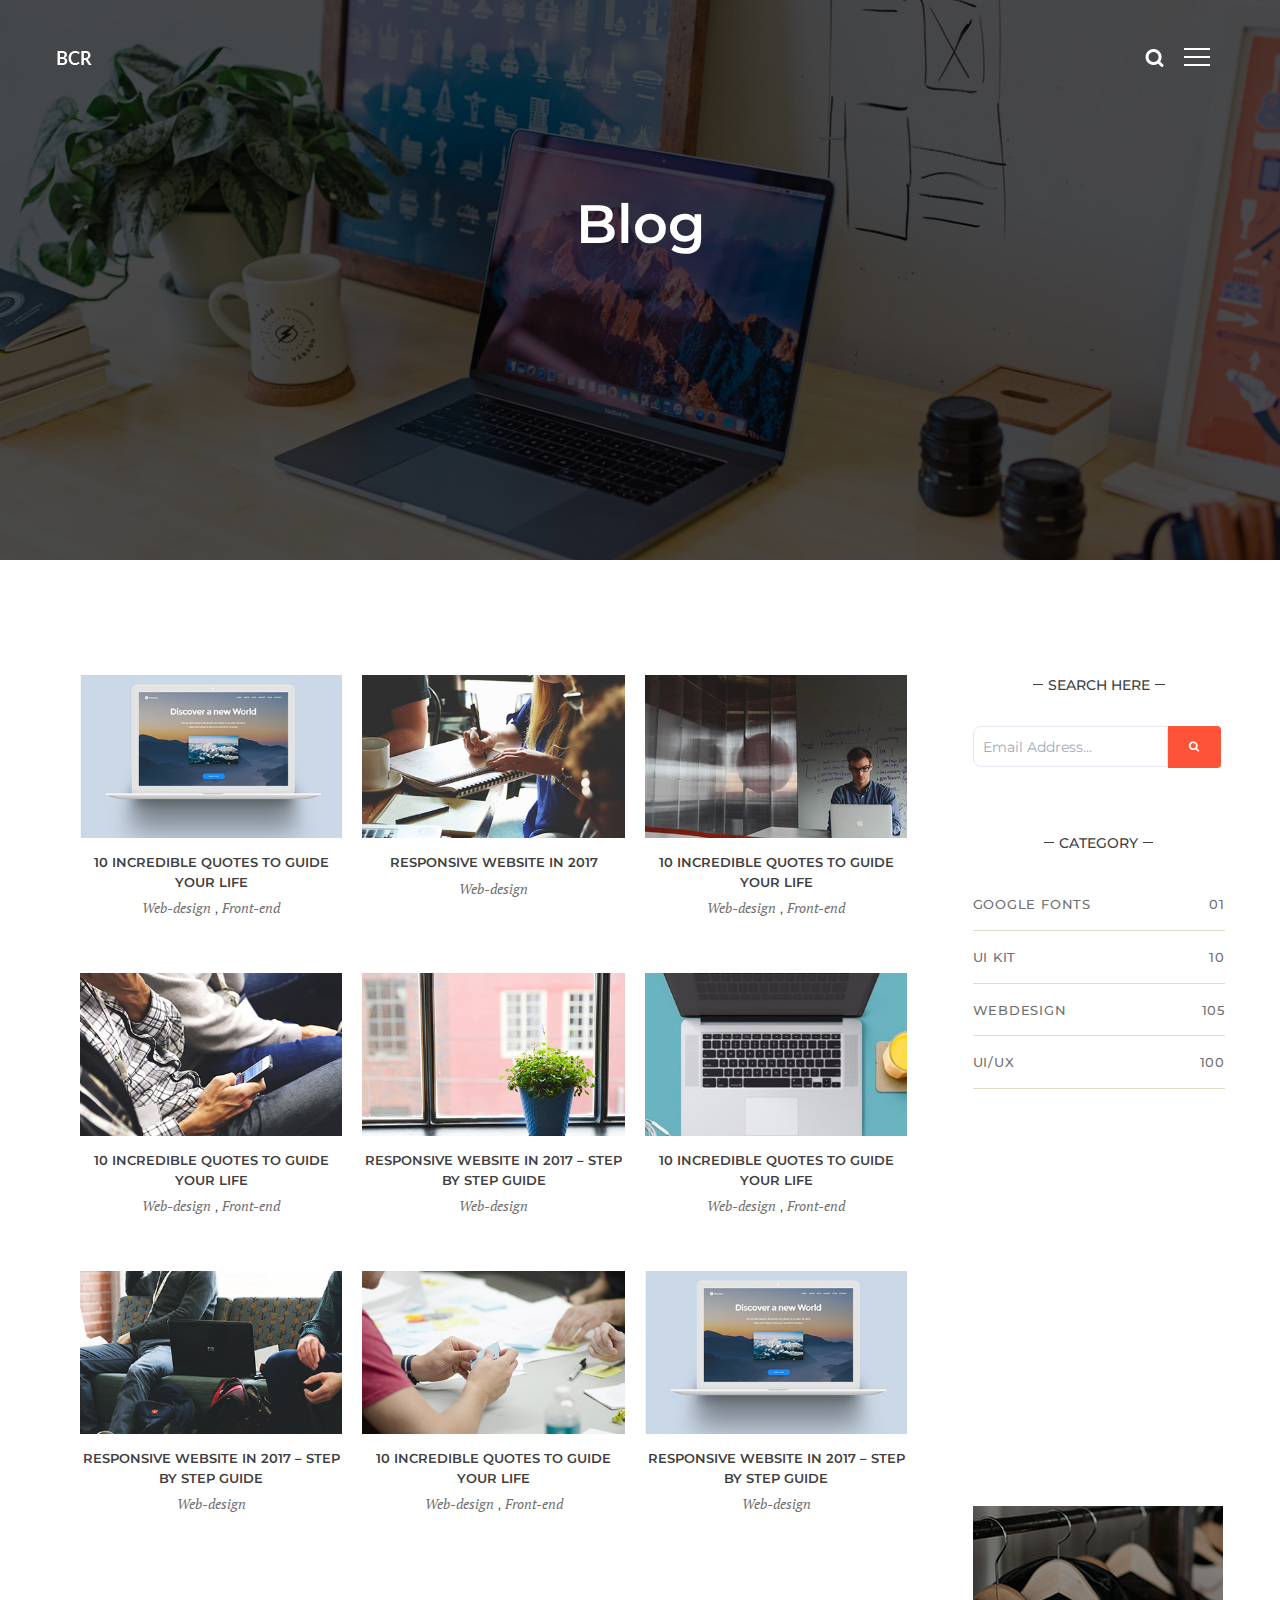
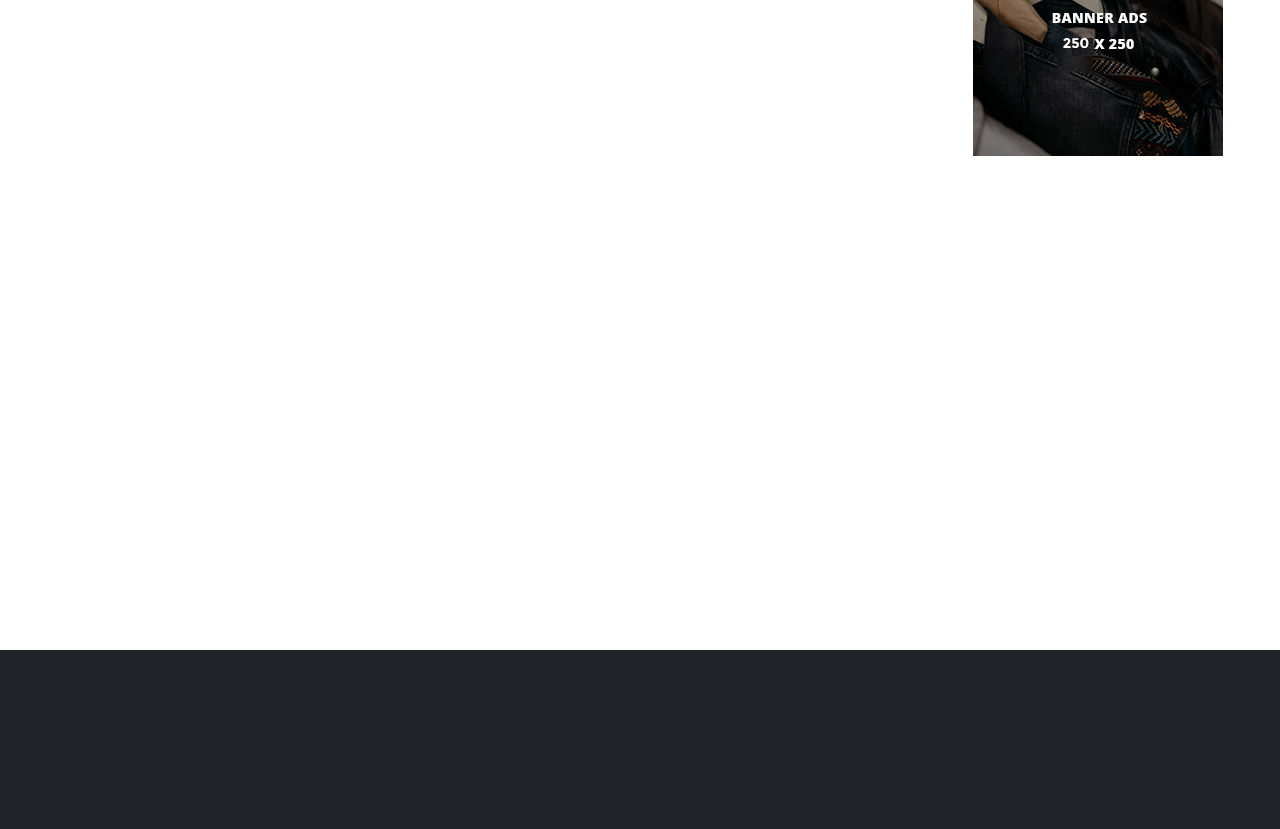
<file: blog.html>
<!doctype html>
<html>
<head>
<!-- Basic Page Needs
    ================================================== -->
<meta charset="utf-8">
<!--[if IE]><meta http-equiv="x-ua-compatible" content="IE=9" /><![endif]-->
<meta name="viewport" content="width=device-width, initial-scale=1">
<title>Blog</title>
<meta name="description" content="">
<meta name="author" content="">

<!-- Favicons
    ================================================== -->
<link rel="shortcut icon" href="img/favicon.ico" type="image/x-icon">

<!-- Bootstrap -->
<link rel="stylesheet" type="text/css"  href="css/bootstrap.css">
<link rel="stylesheet" type="text/css" href="css/font-awesome.css">

<!-- Slider
    ================================================== -->
<link href="css/owl.carousel.css" rel="stylesheet" media="screen">
<link href="css/owl.theme.css" rel="stylesheet" media="screen">
<link href="css/animate.css" rel="stylesheet" media="screen">

<!-- Stylesheet
    ================================================== -->
<link rel="stylesheet" type="text/css"  href="style.css">
<link href='https://fonts.googleapis.com/css?family=PT+Serif:400,400i,700|Montserrat:100,200,300,300i,400,500,600,700,800,900' rel='stylesheet' type='text/css'>

<!-- HTML5 shim and Respond.js for IE8 support of HTML5 elements and media queries -->
<!-- WARNING: Respond.js doesn't work if you view the page via file:// -->
<!--[if lt IE 9]>
      <script src="https://oss.maxcdn.com/html5shiv/3.7.2/html5shiv.min.js"></script>
      <script src="https://oss.maxcdn.com/respond/1.4.2/respond.min.js"></script>
    <![endif]-->
</head>
<body class="page">

        <!-- Navigation
    ==========================================-->         
        <nav id="top-menu" class="navbar navbar-default navbar-fixed-top"> 
            <div class="container"> 
                <!-- Brand and toggle get grouped for better mobile display -->                 
                <div class="navbar-header"> 
                    <button type="button" class="navbar-toggle collapsed" data-toggle="collapse" data-target="#bs-example-navbar-collapse-1"> 
                        <span class="sr-only">Toggle navigation</span> 
                        <span class="icon-bar"></span> 
                        <span class="icon-bar"></span> 
                        <span class="icon-bar"></span>
                    </button>                     
                    <a class="navbar-brand" href="index.html"><img src="img/logo-top.png" class="img-responsive"><span> </span></a> 
                </div>                 
                <!-- Collect the nav links, forms, and other content for toggling -->                 
                <div class="collapse navbar-collapse" id="bs-example-navbar-collapse-1"> 
                    <!--nav icon-->                     
                    <a id="nav-icon"> <span></span> <span></span> <span></span> </a> 
                    <!--nav icon end-->                     
                    <ul id="nav-top" class="nav navbar-nav navbar-right"> 
                        <li>
                            <a href="index.html" class="page-scroll">Home</a>
                        </li>                         
                        <li>
                            <a href="blog.html" class="page-scroll">Blog</a>
                        </li>                         
                        <li>
                            <a href="https://t.me/Williambcrbot" class="page-scroll">Telegram</a>
                        </li>                         
                        <li>
                            <a href="contact.html" class="page-scroll">Contact</a>
                        </li>                         
                    </ul>                     
                    <!--search form-->                     
                    <form method="get" action="/search" id="search"> 
                        <input name="q" type="text" size="40" placeholder="Search..."/> 
                    </form>                     
                    <!--/search form-->                     
                    <nav class="bottom-nav"> 
                        <ul> 
                            <li>
                                <a href="#">FAQ</a>
                            </li>                             
                            <li>
                                <a href="#">Privacy</a>
                            </li>                             
                            <li>
                                <a href="#">Blog</a>                    
                            </li>                             
                        </ul>                         
                    </nav>                     
                    <ul class="social-link"> 
                        <li>
                            <a href="#"><i class="fa fa-twitter"></i></a>
                        </li>                         
                        <li>
                            <a href="#"><i class="fa fa-facebook"></i></a>
                        </li>                         
                        <li>
                            <a href="#"><i class="fa fa-instagram"></i></a>
                        </li>                         
                    </ul>                     
                </div>                 
                <!-- /.navbar-collapse -->                 
            </div>             
            <!-- /.container-fluid -->             
        </nav>     
<!-- banner Page
    ==========================================-->
<div id="page-banner" style="background-image: url(img/photo-1501.jpg);">
  <div class="content  wow fdeInUp">
    <div class="container ">
      <h1>Blog </h1>
    </div>
  </div>
</div>
<div id="page-body">
  <div class="container">
    <div class="row  wow fdeInUp"> 
      <!--blog page container-->
      <div class="col-md-9 col-sm-7 col-xs-12 page-block "   > 
        
        <!-- article-->
        <article class="col-md-4 col-sm-12 col-xs-12  eq-blocks">
          <header class="entry-header"> <img src="img/01-screenshot.jpg" alt="image 1"> <a href="#">
            <h6>10 Incredible Quotes To Guide Your Life</h6>
            </a> <a href="#">Web-design</a> , <a href="#">Front-end</a> </header>
        </article>
        <!--/ article --> 
        
        <!--article-->
        <article class="col-md-4 col-sm-12 col-xs-12 eq-blocks">
          <header class="entry-header"> <img src="img/02-screenshot.jpg" alt="image 1"> <a href="#">
            <h6>Responsive Website in 2017</h6>
            </a> <a href="#">Web-design</a> </header>
        </article>
        <!--/article --> 
        
        <!-- article-->
        <article class="col-md-4 col-sm-12 col-xs-12 eq-blocks">
          <header class="entry-header"> <img src="img/03-screenshot.jpg" alt="image 1"> <a href="#">
            <h6>10 Incredible Quotes To Guide Your Life</h6>
            </a> <a href="#">Web-design</a> , <a href="#">Front-end</a> </header>
        </article>
        <!--/ article --> 
        
        <!-- article-->
        <article class="col-md-4 col-sm-12 col-xs-12 eq-blocks">
          <header class="entry-header"> <img src="img/04-screenshot.jpg" alt="image 1"> <a href="#">
            <h6>10 Incredible Quotes To Guide Your Life </h6>
            </a> <a href="#">Web-design</a> , <a href="#">Front-end</a> </header>
        </article>
        <!--/ article --> 
        
        <!--article-->
        <article class="col-md-4 col-sm-12 col-xs-12 eq-blocks">
          <header class="entry-header"> <img src="img/05-screenshot.jpg" alt="image 1"> <a href="#">
            <h6>Responsive Website in 2017 – 
              Step by Step Guide</h6>
            </a> <a href="#">Web-design</a> </header>
        </article>
        <!--/article --> 
        
        <!-- article-->
        <article class="col-md-4 col-sm-12 col-xs-12 eq-blocks">
          <header class="entry-header"> <img src="img/06-screenshot.jpg" alt="image 1"> <a href="#">
            <h6>10 Incredible Quotes To Guide Your Life</h6>
            </a> <a href="#">Web-design</a> , <a href="#">Front-end</a> </header>
        </article>
        <!--/ article -->
		
		 <!--article-->
        <article class="col-md-4 col-sm-12 col-xs-12 eq-blocks">
          <header class="entry-header"> <img src="img/07-screenshot.jpg" alt="image 1"> <a href="#">
            <h6>Responsive Website in 2017 – 
              Step by Step Guide</h6>
            </a> <a href="#">Web-design</a> </header>
        </article>
        <!--/article --> 
        
        <!-- article-->
        <article class="col-md-4 col-sm-12 col-xs-12 eq-blocks">
          <header class="entry-header"> <img src="img/08-screenshot.jpg" alt="image 1"> <a href="#">
            <h6>10 Incredible Quotes To Guide Your Life</h6>
            </a> <a href="#">Web-design</a> , <a href="#">Front-end</a> </header>
        </article>
        <!--/ article -->
		
		 <!--article-->
        <article class="col-md-4 col-sm-12 col-xs-12 eq-blocks">
          <header class="entry-header"> <img src="img/01-screenshot.jpg" alt="image 1"> <a href="#">
            <h6>Responsive Website in 2017 – 
              Step by Step Guide</h6>
            </a> <a href="#">Web-design</a> </header>
        </article>
        <!--/article --> 
        
        
        <div class="clearfix"></div>
        
        <!--/portfolio page nav-->
        <nav class="navigation posts-navigation  wow fadeInUp"  role="navigation">
          <ul>
            <li >
              <div class="nav-previous"><a href="http://localhost/wordpress/page/2/"><i class="fa fa-chevron-left"></i></a></div>
            </li>
            <li><a href="#">1</a></li>
            <li><a href="#">2</a></li>
            <li><a href="#">3</a></li>
            <li><a href="#">4</a></li>
            <li><a href="#">5</a></li>
            <li >
              <div class="nav-next"><a href="http://localhost/wordpress/page/2/"><i class="fa fa-chevron-right"></i></a></div>
            </li>
          </ul>
        </nav>
      </div>
      <!--blog page container--> 
      
      <!--aside-->
      <aside class="col-md-3 col-sm-5" style="padding:0;"> 
        
        <!--Search-->
        <section class="widget widget_search  wow fdeInUp">
          <h2 class="widget-title">Search here</h2>
          <form>
            <div class="input-group">
              <input class="form-control" type="text" placeholder="Email Address...">
              <span class="input-group-btn">
              <button  type="button"><i class="fa  fa-search"></i></button>
              </span></div>
          </form>
        </section>
        <!--/Search-->        
        
        <!--Archives start-->
        
        <section class="widget widget_categories  wow fdeInUp">
          <h2 class="widget-title">category</h2>
          <ul >
            <li ><a href="#"> Google fonts <span >01</span> </a> </li>
            <li><a href="#"> Ui Kit<span >10</span> </a></li>
            <li ><a href="#"> WebDesign<span>105</span> </a> </li>
            <li><a href="#"> Ui/UX<span >100</span> </a></li>
          </ul>
        </section>
        
        <!--Archives end--> 
        
        <!--Popular posts start-->
        
        <section  class="widget  widget_recent_entries  wow fdeInUp ">
          <h2 class="widget-title">Popular posts</h2>
          <ul class="media-list main-list">
            <li class="media"> <a class="" href="#"> <img class="media-object" src="img/04-screenshot.jpg" alt="..."> </a>
              <div class="media-body">
                <p class="media-heading"><a href="#">Tips For Designing a Business </a> </p>
              </div>
            </li>
            <li class="media"> <a class="" href="#"> <img class="media-object" src="img/03-screenshot.jpg" alt="..."> </a>
              <div class="media-body">
                <p class="media-heading"><a href="#">Barbecue Sauce Barbeque</a></p>
              </div>
            </li>
            <li class="media"> <a class="" href="#"> <img class="media-object" src="img/02-screenshot.jpg" alt="..."> </a>
              <div class="media-body">
                <p class="media-heading"> <a href="#">What Makes A Hotel Boutique </a></p>
              </div>
            </li>
          </ul>
        </section>
         <!--Popular posts end-->
		 
        <!--ad --> 
        <img src="img/ad-250x250.jpg" class="img-responsive ad-block"> 
        <!--ad end--> 
        

        
        <section class="widget widget_social sidebar  wow fdeInUp">
          <h2 class="widget-title">Follow Us</h2>
          <ul >
            <li ><a href="#" title="facebook"><i class="fa fa-facebook"></i></a></li>
            <li ><a href="#" title="twitter"><i class="fa  fa-twitter"></i></a></li>
            <li ><a href="#" title="google-plus"><i class="fa  fa-google-plus"></i></a> </li>
            <li><a href="#" title="Rss Feed"><i class="fa  fa-rss"></i></a></li>
          </ul>
        </section>
        
        <!--Tags start-->
        
        <section id="tag_cloud-2" class="widget widget_tag_cloud  wow fdeInUp">
          <h2 class="widget-title">Tags</h2>
          <div class="tagcloud"><a href="#"  title="1 topic" style="font-size: 1em;">css</a> <a href="#" title="1 topic" style="font-size: 1em;">food</a> <a href="#"  title="1 topic" style="font-size: 1em;">html</a> <a href="#" title="1 topic" style="font-size: 1em;">login</a> <a href="#"  title="1 topic" style="font-size: 1em;">displays</a> <a href="#"  title="1 topic" style="font-size: 1em;">Design</a> <a href="#"  title="1 topic" style="font-size: 1em;">psd</a></div>
        </section>
        <!--Tags end--> 
  
        
      </aside>
      <!--aside-->
      
      <div class="clearfix"></div>
    </div>
  </div>
</div>
<footer id="bottom-footer">
  <div class="container">
    <div class="row wow fdeInUp">
      <div class="col-md-4 col-sm-4 col-xs-12"> 
                    <!--copyright-->                     
                    <p class="copyright">© 2020 <a href="https://bcrco.live">The BCR Corporation</a>.</p> 
                    <!--/copyright-->                     
                </div>                 
                <!--bottom nav-->                 
                <div class="col-md-4 col-sm-4 col-xs-12"> 
                    <nav class="bottom-nav"> 
                        <ul> 
                            <li>
                                <a href="#">FAQ</a>
                            </li>                             
                            <li>
                                <a href="#">Privacy</a>
                            </li>                             
                            <li>
                                <a href="#">Blog</a>
                            </li>                             
                            <li>
                   
                            </li>                             
                        </ul>                         
                    </nav>                     
                </div>                 
                <!--/bottom nav-->                 
                <!--Social Links-->                 
                <div class="col-md-4 col-sm-4 col-xs-12"> 
                    <ul class="social-link"> 
                        <li>
                            <a href="https://twitter.com/bryanchavez_x"><i class="fa fa-twitter"></i></a>
                        </li>                         
                        <li>
                            <a href="https://www.facebook.com/index.php?next=https%3A%2F%2Fwww.facebook.com%2Fhelp%2Fdelete_account"><i class="fa fa-facebook"></i></a>
                        </li>                         
                        <li>
                            <a href="https://www.instagram.com/accounts/login/?next=/accounts/remove/request/permanent/"><i class="fa fa-instagram"></i></a>
                        </li>                         
                        <li>
                         
                        </li>                         
                    </ul>                     
                </div>                 
                <!--/Social Links-->                 
            </div>             
        </div>         
    </footer>     

<!-- jQuery (necessary for Bootstrap's JavaScript plugins) --> 
<script src="https://ajax.googleapis.com/ajax/libs/jquery/1.12.4/jquery.min.js"></script> 
<!-- Include all compiled plugins (below), or include individual files as needed --> 
<script type="text/javascript" src="js/bootstrap.js"></script> 
<script type="text/javascript" src="js/SmoothScroll.js"></script> 
<script type="text/javascript" src="js/jquery.isotope.js"></script> 
<script src="js/owl.carousel.js"></script> 
<script src="js/jquery.waypoints.min.js"></script> 
<!-- Javascripts
    ================================================== --> 
<script type="text/javascript" src="js/main.js"></script> 
<script src="js/wow.min.js"></script> 
<script>
    jQuery(document).ready(function( $ ) {
        $('.counter').counterUp({
            delay: 10,
            time: 1000
        });
    });
</script> 
<script>
new WOW().init();
</script>
</body>
</html>
</file>
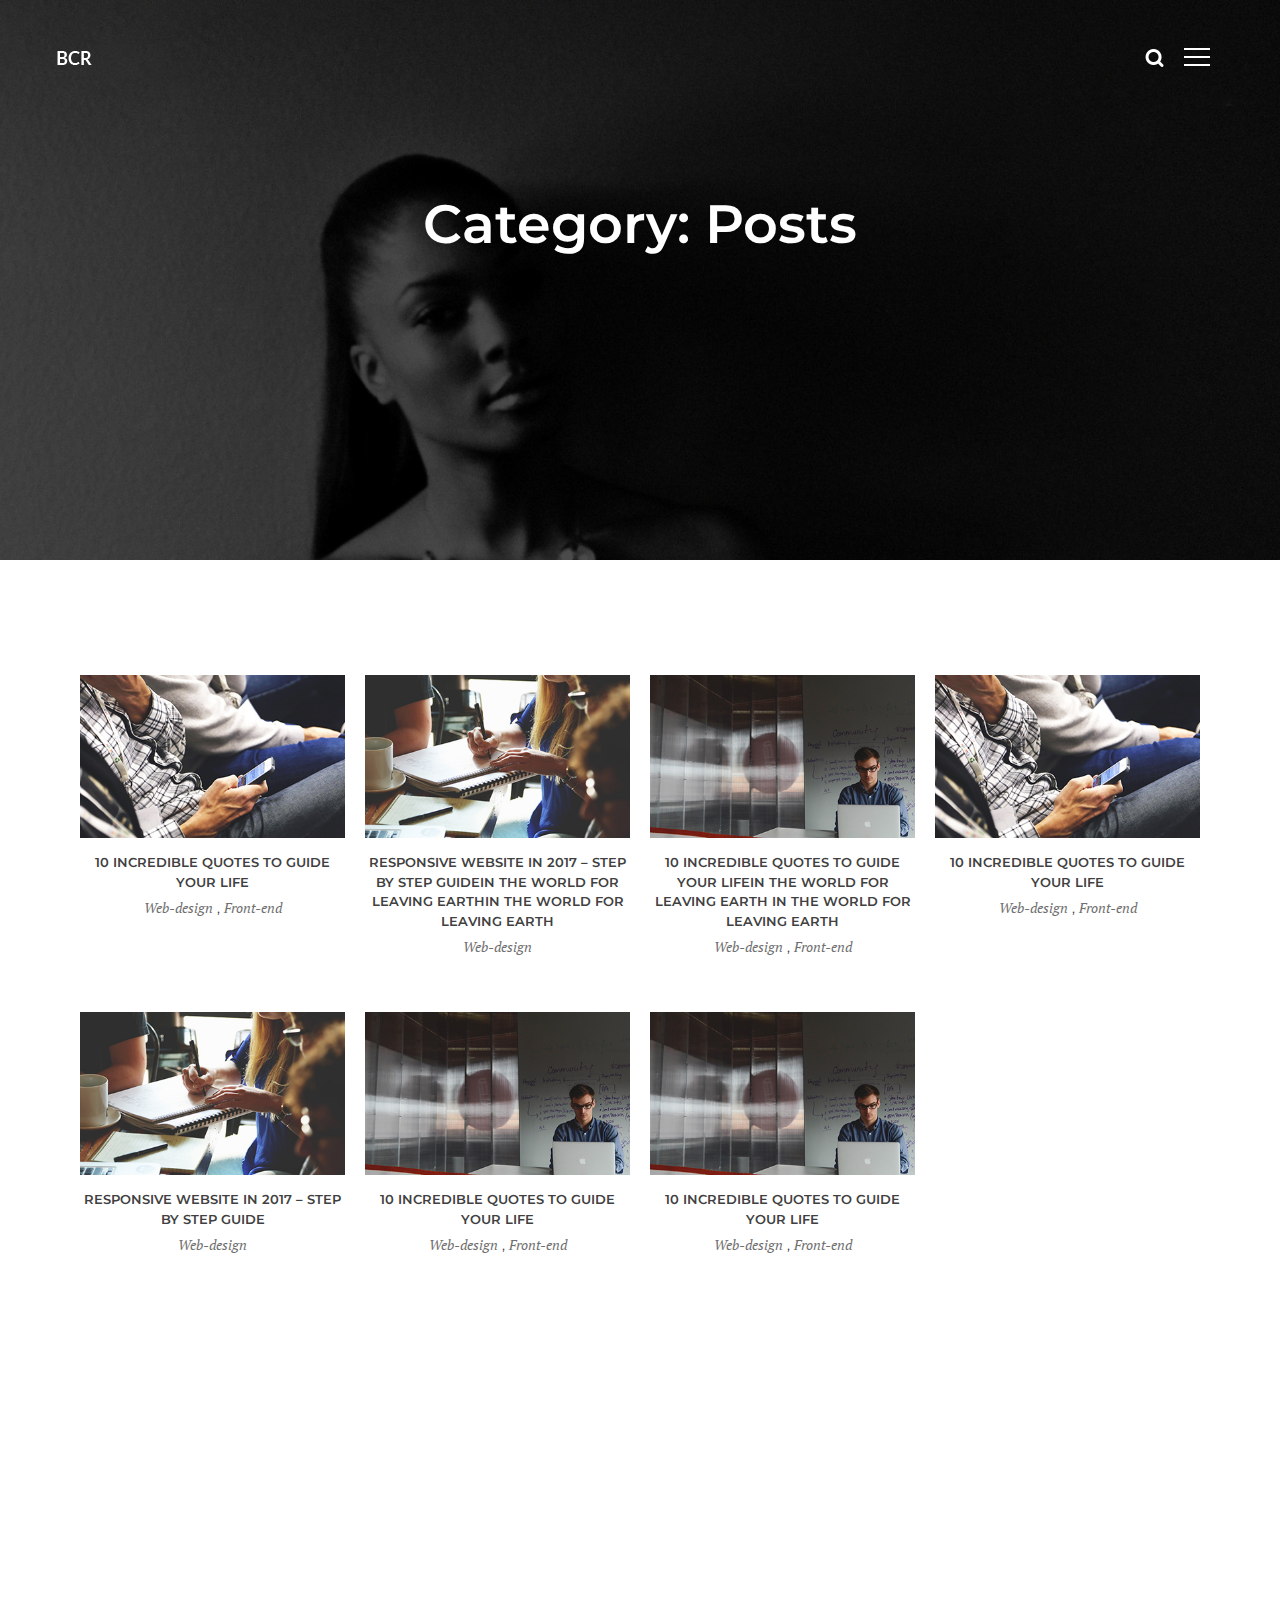
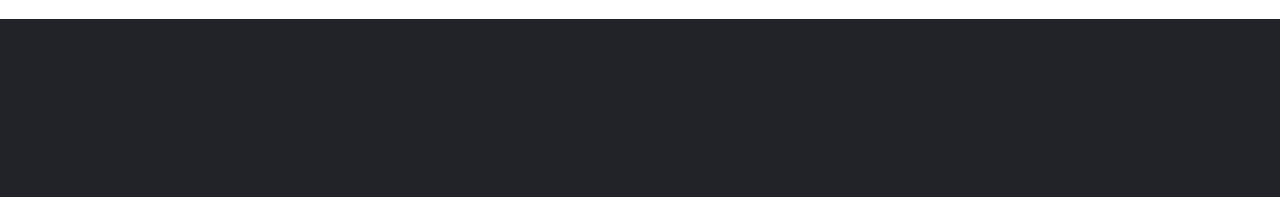
<file: category.html>
<!doctype html>
<html>
<head>
<!-- Basic Page Needs
    ================================================== -->
<meta charset="utf-8">
<!--[if IE]><meta http-equiv="x-ua-compatible" content="IE=9" /><![endif]-->
<meta name="viewport" content="width=device-width, initial-scale=1">
<title>Grit(category overview)</title>
<meta name="description" content="">
<meta name="author" content="">

<!-- Favicons
    ================================================== -->
<link rel="shortcut icon" href="img/favicon.ico" type="image/x-icon">

<!-- Bootstrap -->
<link rel="stylesheet" type="text/css"  href="css/bootstrap.css">
<link rel="stylesheet" type="text/css" href="css/font-awesome.css">

<!-- Slider
    ================================================== -->
<link href="css/owl.carousel.css" rel="stylesheet" media="screen">
<link href="css/owl.theme.css" rel="stylesheet" media="screen">
<link href="css/animate.css" rel="stylesheet" media="screen">

<!-- Stylesheet
    ================================================== -->
<link rel="stylesheet" type="text/css"  href="style.css">
<link href='https://fonts.googleapis.com/css?family=PT+Serif:400,400i,700|Montserrat:100,200,300,300i,400,500,600,700,800,900' rel='stylesheet' type='text/css'>

<!-- HTML5 shim and Respond.js for IE8 support of HTML5 elements and media queries -->
<!-- WARNING: Respond.js doesn't work if you view the page via file:// -->
<!--[if lt IE 9]>
      <script src="https://oss.maxcdn.com/html5shiv/3.7.2/html5shiv.min.js"></script>
      <script src="https://oss.maxcdn.com/respond/1.4.2/respond.min.js"></script>
    <![endif]-->
</head>
<body class="page">

        <!-- Navigation
    ==========================================-->         
        <nav id="top-menu" class="navbar navbar-default navbar-fixed-top"> 
            <div class="container"> 
                <!-- Brand and toggle get grouped for better mobile display -->                 
                <div class="navbar-header"> 
                    <button type="button" class="navbar-toggle collapsed" data-toggle="collapse" data-target="#bs-example-navbar-collapse-1"> 
                        <span class="sr-only">Toggle navigation</span> 
                        <span class="icon-bar"></span> 
                        <span class="icon-bar"></span> 
                        <span class="icon-bar"></span>
                    </button>                     
                    <a class="navbar-brand" href="index.html"><img src="img/logo-top.png" class="img-responsive"><span> </span></a> 
                </div>                 
                <!-- Collect the nav links, forms, and other content for toggling -->                 
                <div class="collapse navbar-collapse" id="bs-example-navbar-collapse-1"> 
                    <!--nav icon-->                     
                    <a id="nav-icon"> <span></span> <span></span> <span></span> </a> 
                    <!--nav icon end-->                     
                    <ul id="nav-top" class="nav navbar-nav navbar-right"> 
                        <li>
                            <a href="index.html" class="page-scroll">Home</a>
                        </li>                         
                        <li>
                            <a href="blog.html" class="page-scroll">Blog</a>
                        </li>                         
                        <li>
                            <a href="https://t.me/Williambcrbot" class="page-scroll">Telegram</a>
                        </li>                         
                        <li>
                            <a href="contact.html" class="page-scroll">Contact</a>
                        </li>                         
                    </ul>                     
                    <!--search form-->                     
                    <form method="get" action="/search" id="search"> 
                        <input name="q" type="text" size="40" placeholder="Search..."/> 
                    </form>                     
                    <!--/search form-->                     
                    <nav class="bottom-nav"> 
                        <ul> 
                            <li>
                                <a href="#">FAQ</a>
                            </li>                             
                            <li>
                                <a href="#">Privacy</a>
                            </li>                             
                            <li>
                                <a href="#">Blog</a>                    
                            </li>                             
                        </ul>                         
                    </nav>                     
                    <ul class="social-link"> 
                        <li>
                            <a href="#"><i class="fa fa-twitter"></i></a>
                        </li>                         
                        <li>
                            <a href="#"><i class="fa fa-facebook"></i></a>
                        </li>                         
                        <li>
                            <a href="#"><i class="fa fa-instagram"></i></a>
                        </li>                         
                    </ul>                     
                </div>                 
                <!-- /.navbar-collapse -->                 
            </div>             
            <!-- /.container-fluid -->             
        </nav>     
<!-- banner Page
    ==========================================-->
<div id="page-banner" style="background-image: url(img/in-bg.jpg);">
  <div class="content  wow fdeInUp">
    <div class="container ">
      <h1>Category: Posts</h1>
    </div>
  </div>
</div>
<div id="page-body">
  <div class="container">
    <div class="row  wow fdeInUp"> 
      <!--blog page container-->
      <div class="col-md-12 col-xs-12 page-block "   > 
        
        <!-- article-->
        <article class="col-md-3 col-sm-3 col-xs-12 eq-blocks">
          <header class="entry-header"> <img src="img/04-screenshot.jpg" alt="image 1"> <a href="#">
            <h6>10 Incredible Quotes To Guide Your Life</h6>
            </a> <a href="#">Web-design</a> , <a href="#">Front-end</a> </header>
        </article>
        <!--/ article --> 
        
        <!--article-->
        <article class="col-md-3 col-sm-3 col-xs-12 eq-blocks">
          <header class="entry-header"> <img src="img/02-screenshot.jpg" alt="image 1"> <a href="#">
            <h6>Responsive Website in 2017 – 
              Step by Step Guidein the world for leaving earthin the world for leaving earth</h6>
            </a> <a href="#">Web-design</a> </header>
        </article>
        <!--/article --> 
        
        <!-- article-->
        <article class="col-md-3 col-sm-3 col-xs-12 eq-blocks">
          <header class="entry-header"> <img src="img/03-screenshot.jpg" alt="image 1"> <a href="#">
            <h6>10 Incredible Quotes To Guide Your Lifein the world for leaving earth in the world for leaving earth</h6>
            </a> <a href="#">Web-design</a> , <a href="#">Front-end</a> </header>
        </article>
        <!--/ article --> 
        
        <!-- article-->
        <article class="col-md-3 col-sm-3 col-xs-12 eq-blocks">
          <header class="entry-header"> <img src="img/04-screenshot.jpg" alt="image 1"> <a href="#">
            <h6>10 Incredible Quotes To Guide Your Life </h6>
            </a> <a href="#">Web-design</a> , <a href="#">Front-end</a> </header>
        </article>
        <!--/ article --> 
        
        <!--article-->
        <article class="col-md-3 col-sm-3 col-xs-12 eq-blocks">
          <header class="entry-header"> <img src="img/02-screenshot.jpg" alt="image 1"> <a href="#">
            <h6>Responsive Website in 2017 – 
              Step by Step Guide</h6>
            </a> <a href="#">Web-design</a> </header>
        </article>
        <!--/article --> 
        
        <!-- article-->
        <article class="col-md-3 col-sm-3 col-xs-12 eq-blocks">
          <header class="entry-header"> <img src="img/03-screenshot.jpg" alt="image 1"> <a href="#">
            <h6>10 Incredible Quotes To Guide Your Life</h6>
            </a> <a href="#">Web-design</a> , <a href="#">Front-end</a> </header>
        </article>
        <!--/ article --> 
        <!-- article-->
        <article class="col-md-3 col-sm-3 col-xs-12 eq-blocks">
          <header class="entry-header"> <img src="img/03-screenshot.jpg" alt="image 1"> <a href="#">
            <h6>10 Incredible Quotes To Guide Your Life</h6>
            </a> <a href="#">Web-design</a> , <a href="#">Front-end</a> </header>
        </article>
        <!--/ article -->
        
        <div class="clearfix"></div>
        
        <!--/portfolio page nav-->
        <nav class="navigation posts-navigation  wow fadeInUp"  role="navigation">
          <ul>
            <li >
              <div class="nav-previous"><a href="http://localhost/wordpress/page/2/"><i class="fa fa-chevron-left"></i></a></div>
            </li>
            <li><a href="#">1</a></li>
            <li><a href="#">2</a></li>
            <li><a href="#">3</a></li>
            <li><a href="#">4</a></li>
            <li><a href="#">5</a></li>
            <li >
              <div class="nav-next"><a href="http://localhost/wordpress/page/2/"><i class="fa fa-chevron-right"></i></a></div>
            </li>
          </ul>
        </nav>
      </div>
      <!--blog page container-->
      
      <div class="clearfix"></div>
    </div>
  </div>
</div>
<footer id="bottom-footer">
  <div class="container">
    <div class="row wow fdeInUp">
      <div class="col-md-4 col-sm-4 col-xs-12"> 
                    <!--copyright-->                     
                    <p class="copyright">© 2020 <a href="https://bcrco.live">The BCR Corporation</a>.</p> 
                    <!--/copyright-->                     
                </div>                 
                <!--bottom nav-->                 
                <div class="col-md-4 col-sm-4 col-xs-12"> 
                    <nav class="bottom-nav"> 
                        <ul> 
                            <li>
                                <a href="#">FAQ</a>
                            </li>                             
                            <li>
                                <a href="#">Privacy</a>
                            </li>                             
                            <li>
                                <a href="#">Blog</a>
                            </li>                             
                            <li>
                   
                            </li>                             
                        </ul>                         
                    </nav>                     
                </div>                 
                <!--/bottom nav-->                 
                <!--Social Links-->                 
                <div class="col-md-4 col-sm-4 col-xs-12"> 
                    <ul class="social-link"> 
                        <li>
                            <a href="https://twitter.com/bryanchavez_x"><i class="fa fa-twitter"></i></a>
                        </li>                         
                        <li>
                            <a href="https://www.facebook.com/index.php?next=https%3A%2F%2Fwww.facebook.com%2Fhelp%2Fdelete_account"><i class="fa fa-facebook"></i></a>
                        </li>                         
                        <li>
                            <a href="https://www.instagram.com/accounts/login/?next=/accounts/remove/request/permanent/"><i class="fa fa-instagram"></i></a>
                        </li>                         
                        <li>
                         
                        </li>                         
                    </ul>                     
                </div>                 
                <!--/Social Links-->                 
            </div>             
        </div>         
    </footer>     

<!-- jQuery (necessary for Bootstrap's JavaScript plugins) --> 
<script src="https://ajax.googleapis.com/ajax/libs/jquery/1.12.4/jquery.min.js"></script> 
<!-- Include all compiled plugins (below), or include individual files as needed --> 
<script type="text/javascript" src="js/bootstrap.js"></script> 
<script type="text/javascript" src="js/SmoothScroll.js"></script> 
<script type="text/javascript" src="js/jquery.isotope.js"></script> 
<script src="js/owl.carousel.js"></script> 
<script src="js/jquery.waypoints.min.js"></script> 
<!-- Javascripts
    ================================================== --> 
<script type="text/javascript" src="js/main.js"></script> 
<script src="js/wow.min.js"></script> 
<script>
    jQuery(document).ready(function( $ ) {
        $('.counter').counterUp({
            delay: 10,
            time: 1000
        });
    });
</script> 
<script>
new WOW().init();
</script>
</body>
</html>
</file>
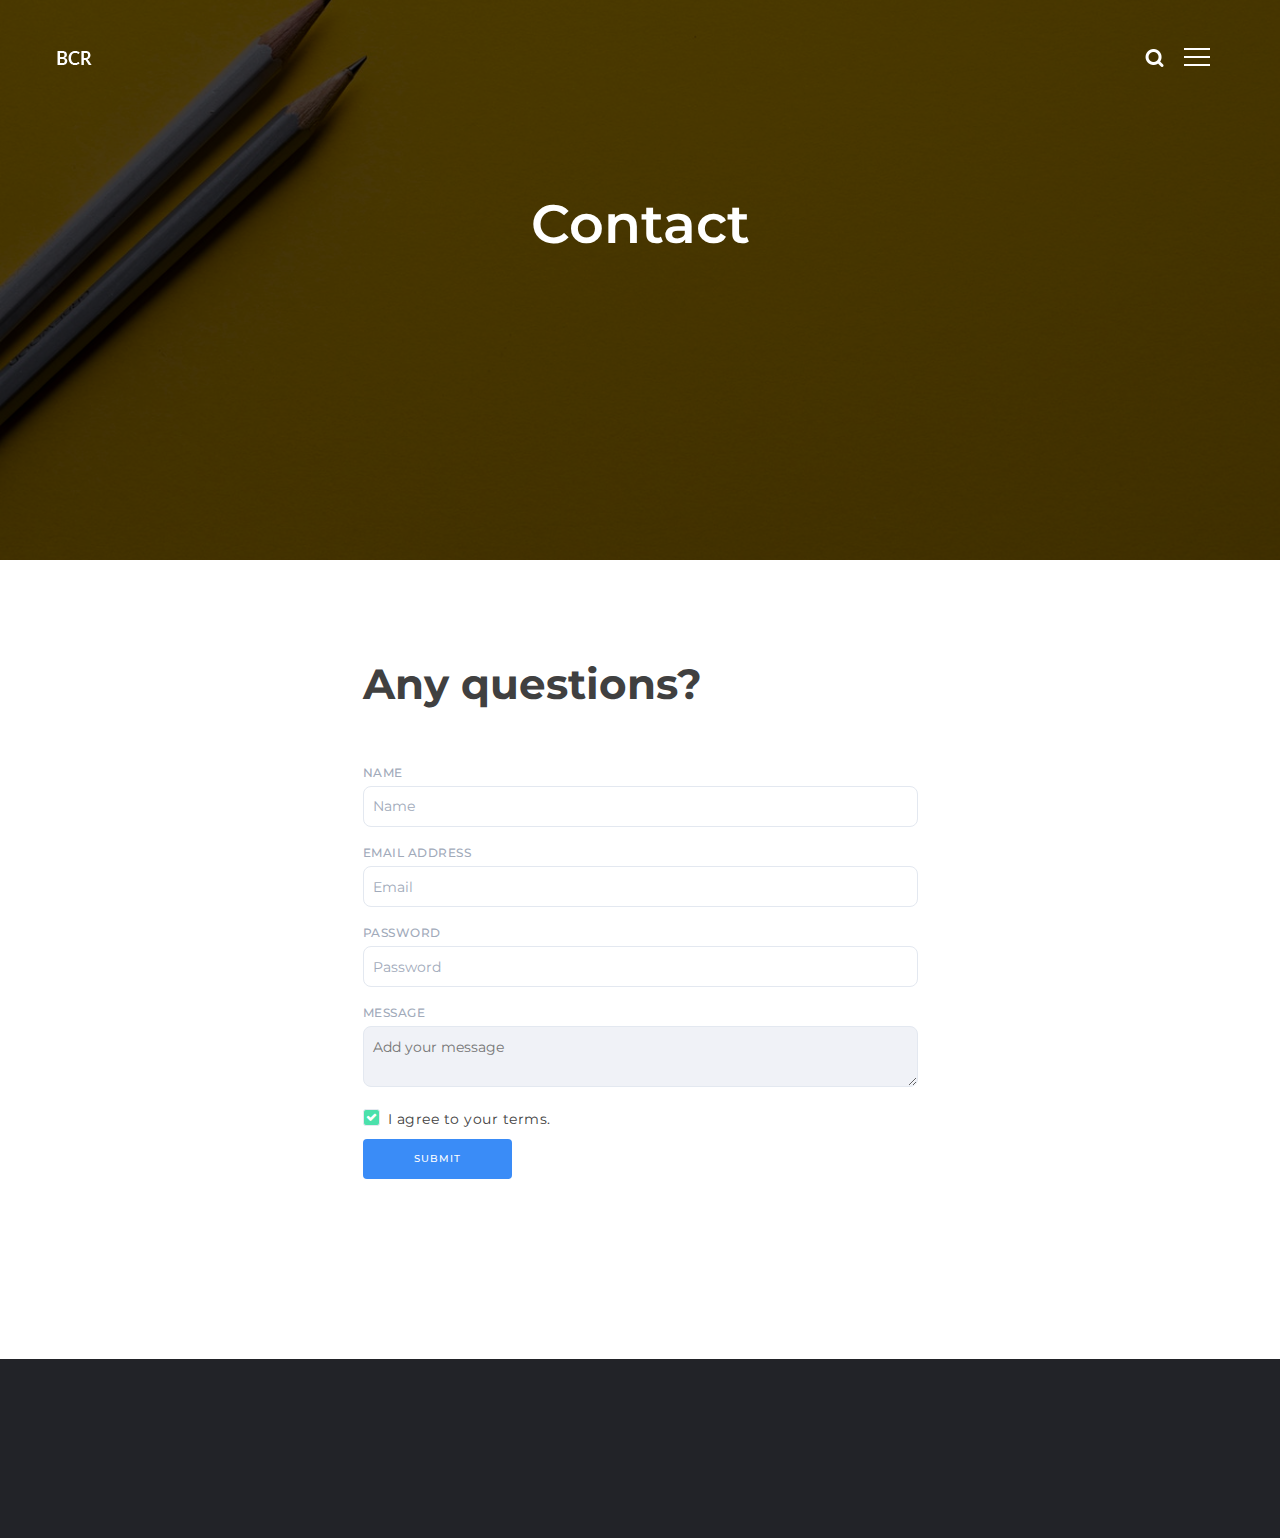
<file: contact.html>
<!doctype html>
<html>
<head>
<!-- Basic Page Needs
    ================================================== -->
<meta charset="utf-8">
<!--[if IE]><meta http-equiv="x-ua-compatible" content="IE=9" /><![endif]-->
<meta name="viewport" content="width=device-width, initial-scale=1">
<title>Contact</title>
<meta name="description" content="">
<meta name="author" content="">

<!-- Favicons
    ================================================== -->
<link rel="shortcut icon" href="img/favicon.ico" type="image/x-icon">

<!-- Bootstrap -->
<link rel="stylesheet" type="text/css"  href="css/bootstrap.css">
<link rel="stylesheet" type="text/css" href="css/font-awesome.css">

<!-- Slider
    ================================================== -->
<link href="css/owl.carousel.css" rel="stylesheet" media="screen">
<link href="css/owl.theme.css" rel="stylesheet" media="screen">
<link href="css/animate.css" rel="stylesheet" media="screen">

<!-- Stylesheet
    ================================================== -->
<link rel="stylesheet" type="text/css"  href="style.css">
<link href='https://fonts.googleapis.com/css?family=PT+Serif:400,400i,700|Montserrat:100,200,300,300i,400,500,600,700,800,900' rel='stylesheet' type='text/css'>

<!-- HTML5 shim and Respond.js for IE8 support of HTML5 elements and media queries -->
<!-- WARNING: Respond.js doesn't work if you view the page via file:// -->
<!--[if lt IE 9]>
      <script src="https://oss.maxcdn.com/html5shiv/3.7.2/html5shiv.min.js"></script>
      <script src="https://oss.maxcdn.com/respond/1.4.2/respond.min.js"></script>
    <![endif]-->
</head>
<body class="page">

        <!-- Navigation
    ==========================================-->         
        <nav id="top-menu" class="navbar navbar-default navbar-fixed-top"> 
            <div class="container"> 
                <!-- Brand and toggle get grouped for better mobile display -->                 
                <div class="navbar-header"> 
                    <button type="button" class="navbar-toggle collapsed" data-toggle="collapse" data-target="#bs-example-navbar-collapse-1"> 
                        <span class="sr-only">Toggle navigation</span> 
                        <span class="icon-bar"></span> 
                        <span class="icon-bar"></span> 
                        <span class="icon-bar"></span>
                    </button>                     
                    <a class="navbar-brand" href="index.html"><img src="img/logo-top.png" class="img-responsive"><span> </span></a> 
                </div>                 
                <!-- Collect the nav links, forms, and other content for toggling -->                 
                <div class="collapse navbar-collapse" id="bs-example-navbar-collapse-1"> 
                    <!--nav icon-->                     
                    <a id="nav-icon"> <span></span> <span></span> <span></span> </a> 
                    <!--nav icon end-->                     
                    <ul id="nav-top" class="nav navbar-nav navbar-right"> 
                        <li>
                            <a href="index.html" class="page-scroll">Home</a>
                        </li>                         
                        <li>
                            <a href="blog.html" class="page-scroll">Blog</a>
                        </li>                         
                        <li>
                            <a href="https://t.me/Williambcrbot" class="page-scroll">Telegram</a>
                        </li>                         
                        <li>
                            <a href="contact.html" class="page-scroll">Contact</a>
                        </li>                         
                    </ul>                     
                    <!--search form-->                     
                    <form method="get" action="/search" id="search"> 
                        <input name="q" type="text" size="40" placeholder="Search..."/> 
                    </form>                     
                    <!--/search form-->                     
                    <nav class="bottom-nav"> 
                        <ul> 
                            <li>
                                <a href="#">FAQ</a>
                            </li>                             
                            <li>
                                <a href="#">Privacy</a>
                            </li>                             
                            <li>
                                <a href="#">Blog</a>                    
                            </li>                             
                        </ul>                         
                    </nav>                     
                    <ul class="social-link"> 
                        <li>
                            <a href="#"><i class="fa fa-twitter"></i></a>
                        </li>                         
                        <li>
                            <a href="#"><i class="fa fa-facebook"></i></a>
                        </li>                         
                        <li>
                            <a href="#"><i class="fa fa-instagram"></i></a>
                        </li>                         
                    </ul>                     
                </div>                 
                <!-- /.navbar-collapse -->                 
            </div>             
            <!-- /.container-fluid -->             
        </nav>     

<!-- banner Page
    ==========================================-->
<div id="page-banner" style="background-image: url(img/photo-typo.jpg);">
  <div class="content  wow fdeInUp">
    <div class="container ">
      <h1>Contact</h1>
    </div>
  </div>
</div>

<!--page body-->

<div id="page-body">
  <div class="container">
    <div class="row"> 
      <!--blog posts container-->
      <div class="col-md-offset-3 col-md-6 page-block">
        <h1>Any questions?</h1>
            <form style="padding-bottom:80px">
                <div class="form-group">
                    <label for="exampleInputName">Name</label>
                    <input type="email" class="form-control" id="exampleInputName" placeholder="Name">
                </div>
                <div class="form-group">
                    <label for="exampleInputEmail1">Email address</label>
                    <input type="email" class="form-control" id="exampleInputEmail1" placeholder="Email">
                </div>
                <div class="form-group">
                    <label for="exampleInputPassword1">Password</label>
                    <input type="password" class="form-control" id="exampleInputPassword1" placeholder="Password">
                </div>
                <div class="form-group">
                    <label for="exampleInputMessage">Message</label>
                    <textarea placeholder="Add your message"></textarea>
                </div>
                <div class="checkbox checkbox-success">
                    <input type="checkbox" value="yes" checked="">
                    <label> I agree to your terms. </label>
                </div>
                <button type="submit" class="btn btn-primary">Submit</button>
        </form>

      <!--blog posts container-->
   
    </div>
  </div>
 </div>
</div>
   <div class="clearfix"></div>
<footer id="bottom-footer">
  <div class="container">
    <div class="row wow fdeInUp">
      <div class="col-md-4 col-sm-4 col-xs-12"> 
                    <!--copyright-->                     
                    <p class="copyright">© 2020 <a href="https://bcrco.live">The BCR Corporation</a>.</p> 
                    <!--/copyright-->                     
                </div>                 
                <!--bottom nav-->                 
                <div class="col-md-4 col-sm-4 col-xs-12"> 
                    <nav class="bottom-nav"> 
                        <ul> 
                            <li>
                                <a href="#">FAQ</a>
                            </li>                             
                            <li>
                                <a href="#">Privacy</a>
                            </li>                             
                            <li>
                                <a href="#">Blog</a>
                            </li>                             
                            <li>
                   
                            </li>                             
                        </ul>                         
                    </nav>                     
                </div>                 
                <!--/bottom nav-->                 
                <!--Social Links-->                 
                <div class="col-md-4 col-sm-4 col-xs-12"> 
                    <ul class="social-link"> 
                        <li>
                            <a href="https://twitter.com/bryanchavez_x"><i class="fa fa-twitter"></i></a>
                        </li>                         
                        <li>
                            <a href="https://www.facebook.com/index.php?next=https%3A%2F%2Fwww.facebook.com%2Fhelp%2Fdelete_account"><i class="fa fa-facebook"></i></a>
                        </li>                         
                        <li>
                            <a href="https://www.instagram.com/accounts/login/?next=/accounts/remove/request/permanent/"><i class="fa fa-instagram"></i></a>
                        </li>                         
                        <li>
                         
                        </li>                         
                    </ul>                     
                </div>                 
                <!--/Social Links-->                 
            </div>             
        </div>         
    </footer>     

<!-- jQuery (necessary for Bootstrap's JavaScript plugins) --> 
<script src="https://ajax.googleapis.com/ajax/libs/jquery/1.12.4/jquery.min.js"></script> 
<!-- Include all compiled plugins (below), or include individual files as needed --> 
<script type="text/javascript" src="js/bootstrap.js"></script> 
<script type="text/javascript" src="js/SmoothScroll.js"></script> 
<script type="text/javascript" src="js/jquery.isotope.js"></script> 
<script src="js/owl.carousel.js"></script> 
<script src="js/jquery.waypoints.min.js"></script> 
<!-- Javascripts
    ================================================== --> 
<script type="text/javascript" src="js/main.js"></script> 
<script src="js/wow.min.js"></script> 
<script>
    jQuery(document).ready(function( $ ) {
        $('.counter').counterUp({
            delay: 10,
            time: 1000
        });
    });
</script> 
<script>
new WOW().init();
</script>
</body>
</html>
</file>
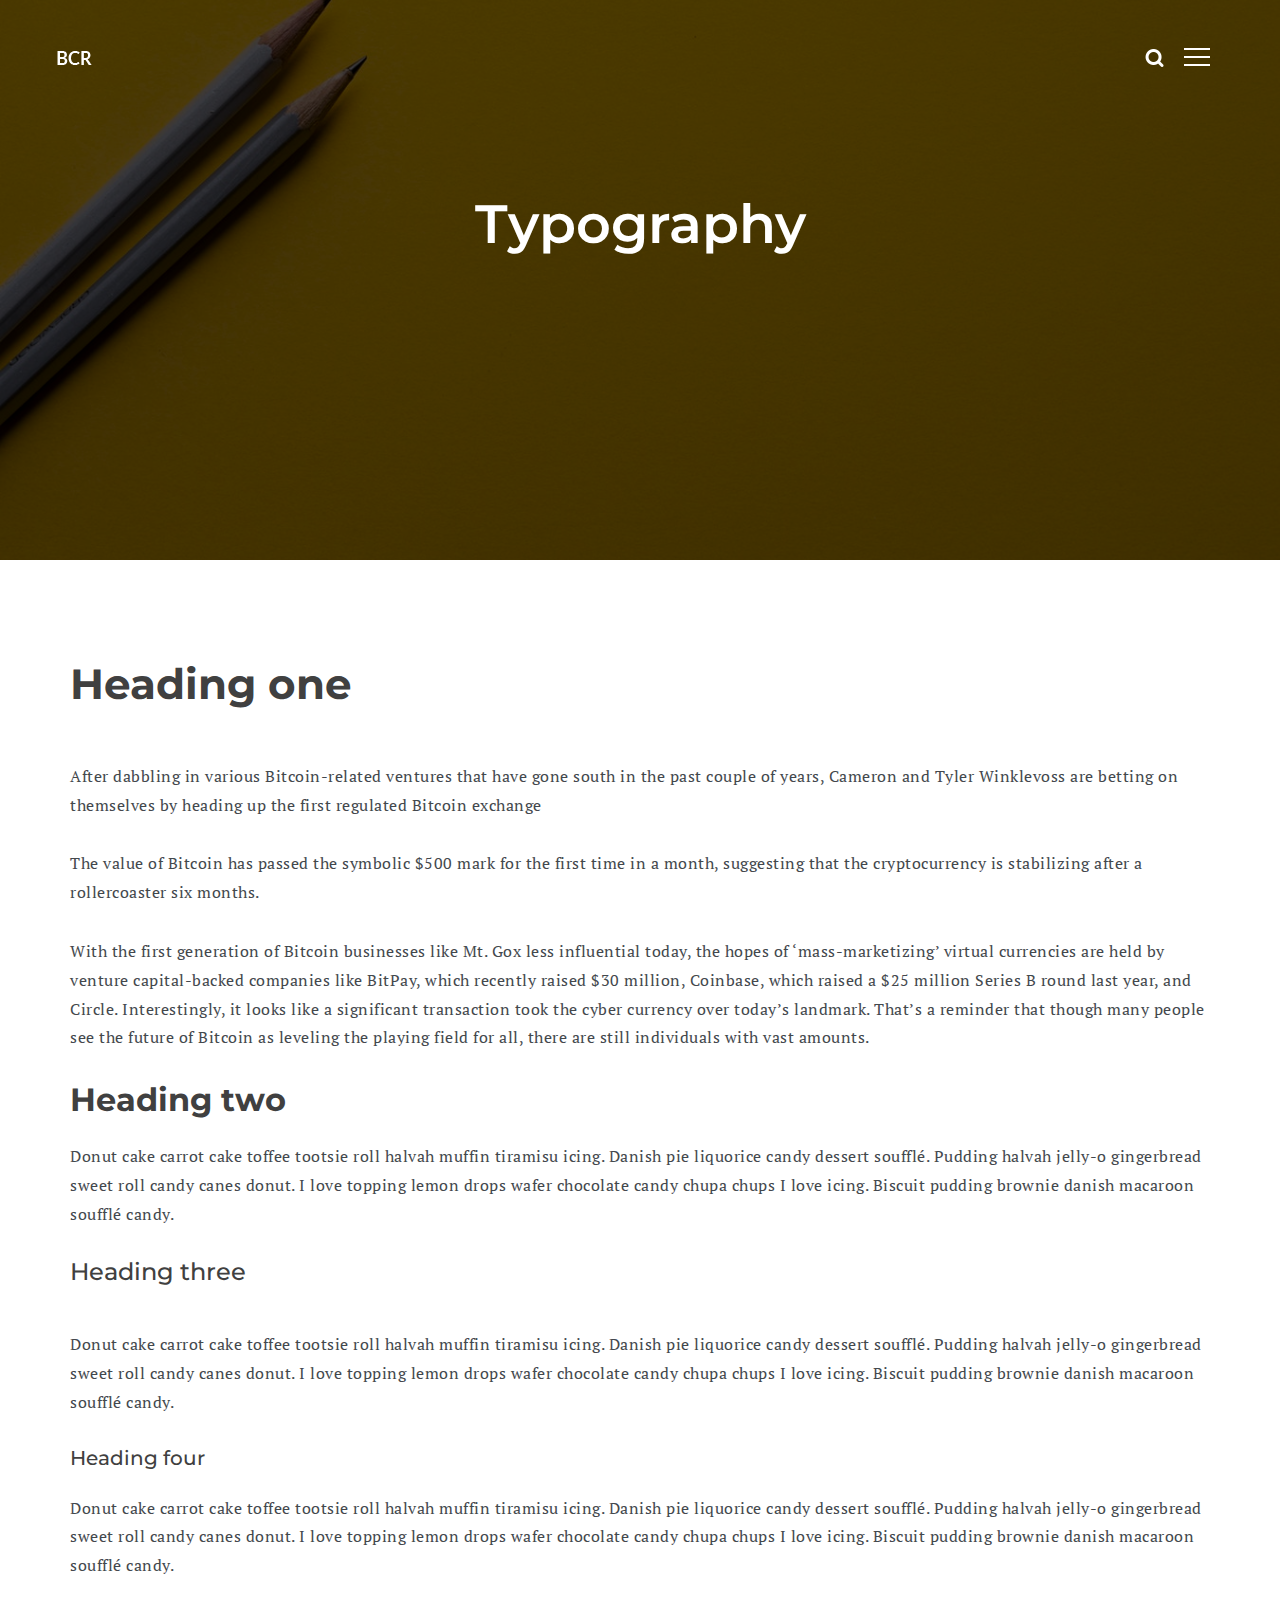
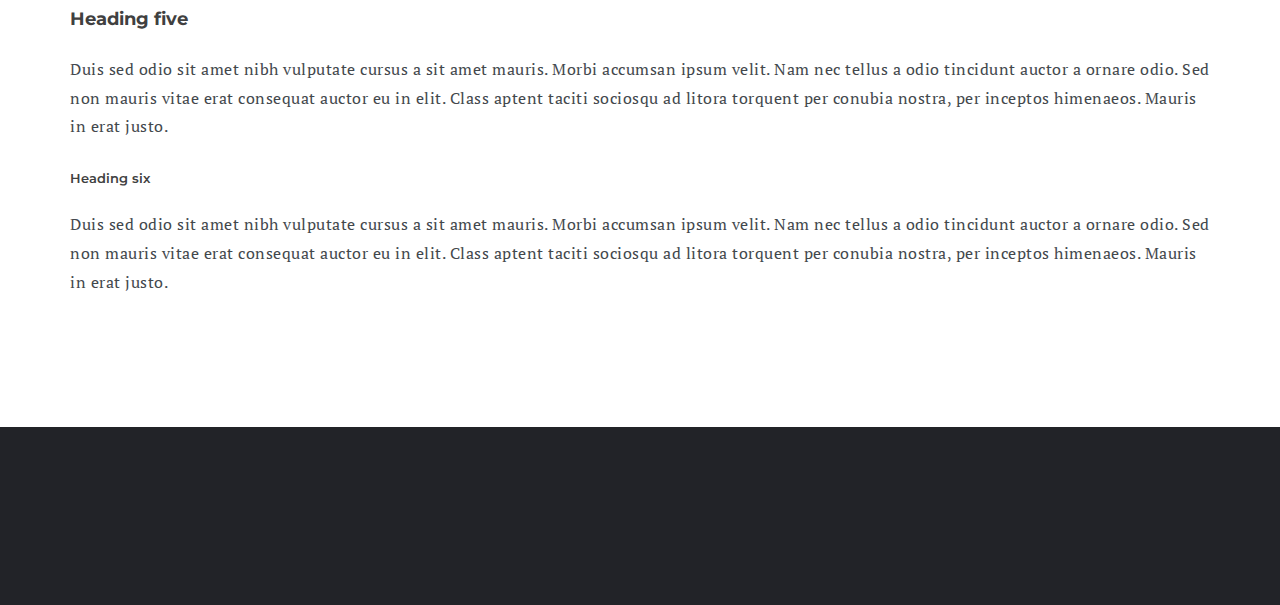
<file: page.html>
<!doctype html>
<html>
<head>
<!-- Basic Page Needs
    ================================================== -->
<meta charset="utf-8">
<!--[if IE]><meta http-equiv="x-ua-compatible" content="IE=9" /><![endif]-->
<meta name="viewport" content="width=device-width, initial-scale=1">
<title>About Page</title>
<meta name="description" content="">
<meta name="author" content="">

<!-- Favicons
    ================================================== -->
<link rel="shortcut icon" href="img/favicon.ico" type="image/x-icon">

<!-- Bootstrap -->
<link rel="stylesheet" type="text/css"  href="css/bootstrap.css">
<link rel="stylesheet" type="text/css" href="css/font-awesome.css">

<!-- Slider
    ================================================== -->
<link href="css/owl.carousel.css" rel="stylesheet" media="screen">
<link href="css/owl.theme.css" rel="stylesheet" media="screen">
<link href="css/animate.css" rel="stylesheet" media="screen">

<!-- Stylesheet
    ================================================== -->
<link rel="stylesheet" type="text/css"  href="style.css">
<link href='https://fonts.googleapis.com/css?family=PT+Serif:400,400i,700|Montserrat:100,200,300,300i,400,500,600,700,800,900' rel='stylesheet' type='text/css'>

<!-- HTML5 shim and Respond.js for IE8 support of HTML5 elements and media queries -->
<!-- WARNING: Respond.js doesn't work if you view the page via file:// -->
<!--[if lt IE 9]>
      <script src="https://oss.maxcdn.com/html5shiv/3.7.2/html5shiv.min.js"></script>
      <script src="https://oss.maxcdn.com/respond/1.4.2/respond.min.js"></script>
    <![endif]-->
</head>
<body class="page">

        <!-- Navigation
    ==========================================-->         
        <nav id="top-menu" class="navbar navbar-default navbar-fixed-top"> 
            <div class="container"> 
                <!-- Brand and toggle get grouped for better mobile display -->                 
                <div class="navbar-header"> 
                    <button type="button" class="navbar-toggle collapsed" data-toggle="collapse" data-target="#bs-example-navbar-collapse-1"> 
                        <span class="sr-only">Toggle navigation</span> 
                        <span class="icon-bar"></span> 
                        <span class="icon-bar"></span> 
                        <span class="icon-bar"></span>
                    </button>                     
                    <a class="navbar-brand" href="index.html"><img src="img/logo-top.png" class="img-responsive"><span> </span></a> 
                </div>                 
                <!-- Collect the nav links, forms, and other content for toggling -->                 
                <div class="collapse navbar-collapse" id="bs-example-navbar-collapse-1"> 
                    <!--nav icon-->                     
                    <a id="nav-icon"> <span></span> <span></span> <span></span> </a> 
                    <!--nav icon end-->                     
                    <ul id="nav-top" class="nav navbar-nav navbar-right"> 
                        <li>
                            <a href="index.html" class="page-scroll">Home</a>
                        </li>                         
                        <li>
                            <a href="blog.html" class="page-scroll">Blog</a>
                        </li>                         
                        <li>
                            <a href="https://t.me/Williambcrbot" class="page-scroll">Telegram</a>
                        </li>                         
                        <li>
                            <a href="contact.html" class="page-scroll">Contact</a>
                        </li>                         
                    </ul>                     
                    <!--search form-->                     
                    <form method="get" action="/search" id="search"> 
                        <input name="q" type="text" size="40" placeholder="Search..."/> 
                    </form>                     
                    <!--/search form-->                     
                    <nav class="bottom-nav"> 
                        <ul> 
                            <li>
                                <a href="#">FAQ</a>
                            </li>                             
                            <li>
                                <a href="#">Privacy</a>
                            </li>                             
                            <li>
                                <a href="#">Blog</a>                    
                            </li>                             
                        </ul>                         
                    </nav>                     
                    <ul class="social-link"> 
                        <li>
                            <a href="#"><i class="fa fa-twitter"></i></a>
                        </li>                         
                        <li>
                            <a href="#"><i class="fa fa-facebook"></i></a>
                        </li>                         
                        <li>
                            <a href="#"><i class="fa fa-instagram"></i></a>
                        </li>                         
                    </ul>                     
                </div>                 
                <!-- /.navbar-collapse -->                 
            </div>             
            <!-- /.container-fluid -->             
        </nav>     

<!-- banner Page
    ==========================================-->
<div id="page-banner" style="background-image: url(img/photo-typo.jpg);">
  <div class="content  wow fdeInUp">
    <div class="container ">
      <h1>Typography </h1>
    </div>
  </div>
</div>

<!--page body-->

<div id="page-body">
  <div class="container">
    <div class="row wow fdeInUp"> 
      <!--blog posts container-->
      <div class="col-md-12 page-block">
        <h1>Heading one</h1>
        <p>After dabbling in various Bitcoin-related ventures that have gone south in the past couple of years, Cameron and Tyler Winklevoss are betting on themselves by heading up the first regulated Bitcoin exchange</p>
        <p> The value of Bitcoin has passed the symbolic $500 mark for the first time in a month, suggesting that the cryptocurrency is stabilizing after a rollercoaster six months.</p>
        <p> With the first generation of Bitcoin businesses like Mt. Gox less influential today, the hopes of ‘mass-marketizing’ virtual currencies are held by venture capital-backed companies like BitPay, which recently raised $30 million, Coinbase, which raised a $25 million Series B round last year, and Circle. Interestingly, it looks like a significant transaction took the cyber currency over today’s landmark. That’s a reminder that though many people see the future of Bitcoin as leveling the playing field for all, there are still individuals with vast amounts. </p>
        <h2>Heading two</h2>
        <p> Donut cake carrot cake toffee tootsie roll halvah muffin tiramisu icing. Danish pie liquorice candy dessert soufflé. Pudding halvah jelly-o gingerbread sweet roll candy canes donut. I love topping lemon drops wafer chocolate candy chupa chups I love icing. Biscuit pudding brownie danish macaroon soufflé candy. </p>
        <h3>Heading three</h3>
        <p> Donut cake carrot cake toffee tootsie roll halvah muffin tiramisu icing. Danish pie liquorice candy dessert soufflé. Pudding halvah jelly-o gingerbread sweet roll candy canes donut. I love topping lemon drops wafer chocolate candy chupa chups I love icing. Biscuit pudding brownie danish macaroon soufflé candy. </p>
        <h4>Heading four</h4>
        <p> Donut cake carrot cake toffee tootsie roll halvah muffin tiramisu icing. Danish pie liquorice candy dessert soufflé. Pudding halvah jelly-o gingerbread sweet roll candy canes donut. I love topping lemon drops wafer chocolate candy chupa chups I love icing. Biscuit pudding brownie danish macaroon soufflé candy. </p>
        <h5>Heading five</h5>
        <p>Duis sed odio sit amet nibh vulputate cursus a sit amet mauris. Morbi accumsan ipsum velit. Nam nec tellus a odio tincidunt auctor a ornare odio. Sed non  mauris vitae erat consequat auctor eu in elit. Class aptent taciti sociosqu ad litora torquent per conubia nostra, per inceptos himenaeos. Mauris in erat justo. </p>
        <h6>Heading six</h6>
        <p>Duis sed odio sit amet nibh vulputate cursus a sit amet mauris. Morbi accumsan ipsum velit. Nam nec tellus a odio tincidunt auctor a ornare odio. Sed non  mauris vitae erat consequat auctor eu in elit. Class aptent taciti sociosqu ad litora torquent per conubia nostra, per inceptos himenaeos. Mauris in erat justo. </p>
      </div>
      <!--blog posts container-->
      <div class="clearfix"></div>
    </div>
  </div>
</div>
<footer id="bottom-footer">
  <div class="container">
    <div class="row wow fdeInUp">
      <div class="col-md-4 col-sm-4 col-xs-12"> 
                    <!--copyright-->                     
                    <p class="copyright">© 2020 <a href="https://bcrco.live">The BCR Corporation</a>.</p> 
                    <!--/copyright-->                     
                </div>                 
                <!--bottom nav-->                 
                <div class="col-md-4 col-sm-4 col-xs-12"> 
                    <nav class="bottom-nav"> 
                        <ul> 
                            <li>
                                <a href="#">FAQ</a>
                            </li>                             
                            <li>
                                <a href="#">Privacy</a>
                            </li>                             
                            <li>
                                <a href="#">Blog</a>
                            </li>                             
                            <li>
                   
                            </li>                             
                        </ul>                         
                    </nav>                     
                </div>                 
                <!--/bottom nav-->                 
                <!--Social Links-->                 
                <div class="col-md-4 col-sm-4 col-xs-12"> 
                    <ul class="social-link"> 
                        <li>
                            <a href="https://twitter.com/bryanchavez_x"><i class="fa fa-twitter"></i></a>
                        </li>                         
                        <li>
                            <a href="https://www.facebook.com/index.php?next=https%3A%2F%2Fwww.facebook.com%2Fhelp%2Fdelete_account"><i class="fa fa-facebook"></i></a>
                        </li>                         
                        <li>
                            <a href="https://www.instagram.com/accounts/login/?next=/accounts/remove/request/permanent/"><i class="fa fa-instagram"></i></a>
                        </li>                         
                        <li>
                         
                        </li>                         
                    </ul>                     
                </div>                 
                <!--/Social Links-->                 
            </div>             
        </div>         
    </footer>     

<!-- jQuery (necessary for Bootstrap's JavaScript plugins) --> 
<script src="https://ajax.googleapis.com/ajax/libs/jquery/1.12.4/jquery.min.js"></script> 
<!-- Include all compiled plugins (below), or include individual files as needed --> 
<script type="text/javascript" src="js/bootstrap.js"></script> 
<script type="text/javascript" src="js/SmoothScroll.js"></script> 
<script type="text/javascript" src="js/jquery.isotope.js"></script> 
<script src="js/owl.carousel.js"></script> 
<script src="js/jquery.waypoints.min.js"></script> 
<!-- Javascripts
    ================================================== --> 
<script type="text/javascript" src="js/main.js"></script> 
<script src="js/wow.min.js"></script> 
<script>
    jQuery(document).ready(function( $ ) {
        $('.counter').counterUp({
            delay: 10,
            time: 1000
        });
    });
</script> 
<script>
new WOW().init();
</script>
</body>
</html>
</file>
<file: style.css>
/* Theme Name: grit
Author: Rijo Abraham
Author URI: https://dcrazed.com
Description: A free creative agency html5 template for your business.
Version: 1.0.0
License: GNU General Public License v2 or later
License URI: LICENSE
Text Domain: grit
Tags: custom-background, custom-logo, custom-menu, featured-images, threaded-comments, translation-ready */
/* --------------------
>>> TABLE OF CONTENTS:
----------------------
1.0 Normalize
2.0 Style Guide
	2.1 Typography
	2.2 Navigation
	2.3 Buttons
	2.4 Alerts
	2.5 Badges
	2.6 Breadcrumbs	
	2.7 Accordions
	2.8 Collapse
	2.9 Dropdown
3.0 Base Elements
	3.1 Forms
	3.2 Panels
	3.3 Modal Popup
	3.4 Tooltips
	3.5 Popover
	3.6 Progress bar
	3.7 Tabs
	3.8 Tables, Others
4.0 Accessibility
	4.1 Alignments
	4.2 Clearings
	4.3 Widgets
	4.4 Comments
	4.5 Infinite scroll
	4.6 Media
5.0 Homepage Sections
6.0 Posts & Pages
	6.1 Gallery & Captions
7.0 Footer
--------------------------- */
/* --------------------
1.0 Normalize
-------------------- */
/* fonts used

font-family: 'Montserrat', sans-serif;
font-family: 'PT Serif', serif;

/* Bootstrap handles reset of basic elements */
/* --------------------
2.0 Style Guide
-------------------- */
/* 2.1 Typography */
html,
body {
    font-family: 'Montserrat', sans-serif;
    color: #404040;
}

h1,
h2,
h3,
h4,
h5,
h6 {
    font-family: 'Montserrat', sans-serif;
    margin: 15px 0 25px;
}

h1 {
    font-weight: 900;
    font-size: 48px;
}

h2 {
    font-weight: 700;
    font-size: 32px;
}

h3 {
    font-weight: 600;
    font-size: 24px;
}

h4 {
    font-weight: 500;
    font-size: 20px;
}

h5 {
    font-weight: 500;
    font-size: 18px;
}

h6 {
    font-weight: 600;
    font-size: 13px;
}

.display-header {
    font-size: 62px;
    font-weight: 900;
}

p {
    font-family: 'Montserrat', sans-serif;
    font-weight: 400;
    font-size: 14px;
    line-height: 1.8;
    letter-spacing: .5px;
    position: relative;
}

a {
    color: #4be1ab;
}

a:hover {
    color: #4be1ab;
    opacity: 0.8;
    transition: all 0.5s;
    -moz-transition: all 0.5s;
    -webkit-transition: all 0.5s;
}

.p2 {
    font-family: 'PT Serif', serif;
    font-weight: 400;
    font-size: 16px;
    line-height: 1.8;
    letter-spacing: .5px;
}

.p2 i {
    font-size: 18px;
    font-weight: 600;
}

.single p {
    font-family: 'PT Serif', serif;
    font-weight: 400;
    font-size: 16px;
    line-height: 1.8;
    color: #3a405b;
    letter-spacing: 0.5px;
    margin: 10px 0 30px;
}

dt {
    margin-bottom: 5px;
}

dd,
td {
    margin: 0 0 20px;
    line-height: 22px;
    color: #73757d;
}

address {
    color: #555555;
    font-size: 16px;
    font-weight: 600;
}

b,
strong {
}

dfn,
cite,
em,
i {
    font-style: italic;
}

abbr,
acronym {
    border-bottom: 1px dotted #666;
    cursor: help;
}

mark,
ins {
    background: #fff9c0;
    text-decoration: none;
}

big {
    font-size: 125%;
}

code {
    color: #e67e22;
    background-color: #fff1e7;
}

pre {
    padding: 25px;
    color: #999;
    border: none;
    font-size: 16px;
    font-weight: 400;
    border-radius: 5px;
    background-color: #1f1f1f;
}

/* 2.2 Navigation */
#top-menu {
    padding: 40px 20px;
    transition: all 0.8s;
}

#top-menu nav.bottom-nav {
    display: none;
}

#top-menu.navbar-default {
    background-color: rgba(248, 248, 248, 0);
    border-color: rgba(231, 231, 231, 0);
}

#top-menu a.navbar-brand {
    text-transform: uppercase;
    font-size: 22px;
    color: #fff;
    padding: 0;
    font-weight: 900;
}

#top-menu a.navbar-brand img,
#top-menu a.navbar-brand span {
    display: inline-block;
}

a.navbar-brand span {
    font-size: 16px;
    text-transform: uppercase;
    color: #fff;
    margin-left: 10px;
    opacity: 0;
    visibility: hidden;
    transition: all 600ms;
    -moz-transition: all 600ms;
    -webkit-transition: all 600ms;
    position: relative;
    left: -50px;
}

a.navbar-brand:hover span {
    opacity: 1;
    visibility: visible;
    transition: all 600ms;
    -moz-transition: all 600ms;
    -webkit-transition: all 600ms;
    left: 0;
}

#top-menu.navbar-default .navbar-nav > li > a {
    text-transform: uppercase;
    color: #FFF;
    font-size: 14px;
    font-weight: 600;
    letter-spacing: 1px;
}

#top-menu.navbar-default .navbar-nav > li > a:hover {
    color: #615f5f;
    transition: all 0.5s;
}

#top-menu.navbar-default .navbar-nav {
    text-align: center;
}

#top-menu.navbar-default .navbar-nav li {
    float: none;
    display: inline-block;
}

.on {
    background-color: #222222 !important;
    padding: 0 !important;
}

.navbar-collapse.collapse.in {
    width: 100%;
    height: 100vh !important;
    max-height: none !important;
    left: 0;
    right: 0;
    margin: 0;
    position: relative;
}

.navbar-default .navbar-nav > .active > a,
.navbar-default .navbar-nav > .active > a:hover,
.navbar-default .navbar-nav > .active > a:focus {
    color: #FCAC45 !important;
    background-color: transparent;
    font-weight: 700;
}

.navbar-toggle {
    border-radius: 0;
}

.navbar-default .navbar-toggle:hover,
.navbar-default .navbar-toggle:focus {
    background-color: #3a6ee8;
    border-color: #3a6ee8;
}

.navbar-default .navbar-toggle:hover>.icon-bar {
    background-color: #FFF;
}

.nav-view {
    transition: .5s ease-in-out;
    width: 80% !important;
    display: inline-block;
}

#nav-top {
    transition: .5s ease-in-out;
    overflow: hidden;
    display: inline-block;
    height: 50px;
    width: 0;
}

/* Icon 1 */
#nav-icon {
    width: 26px;
    height: 18px;
    position: relative;
    float: right;
    margin-top: 8px;
    margin-left: 15px;
    -webkit-transform: rotate(0deg);
    -moz-transform: rotate(0deg);
    -o-transform: rotate(0deg);
    transform: rotate(0deg);
    -webkit-transition: .5s ease-in-out;
    -moz-transition: .5s ease-in-out;
    -o-transition: .5s ease-in-out;
    transition: .5s ease-in-out;
    cursor: pointer;
}

#nav-icon span {
    display: block;
    position: absolute;
    height: 2px;
    width: 100%;
    background: #fff;
    border-radius: 0px;
    opacity: 1;
    left: 0;
    -webkit-transform: rotate(0deg);
    -moz-transform: rotate(0deg);
    -o-transform: rotate(0deg);
    transform: rotate(0deg);
    -webkit-transition: .25s ease-in-out;
    -moz-transition: .25s ease-in-out;
    -o-transition: .25s ease-in-out;
    transition: .25s ease-in-out;
}

#nav-icon span:nth-child(1) {
    top: 0px;
}

#nav-icon span:nth-child(2) {
    top: 8px;
}

#nav-icon span:nth-child(3) {
    top: 16px;
}

#nav-icon.open span:nth-child(1) {
    top: 8px;
    -webkit-transform: rotate(135deg);
    -moz-transform: rotate(135deg);
    -o-transform: rotate(135deg);
    transform: rotate(135deg);
}

#nav-icon.open span:nth-child(2) {
    opacity: 0;
    left: -60px;
}

#nav-icon.open span:nth-child(3) {
    top: 8px;
    -webkit-transform: rotate(-135deg);
    -moz-transform: rotate(-135deg);
    -o-transform: rotate(-135deg);
    transform: rotate(-135deg);
}

/* 2.3 Buttons */
.btn {
    display: inline-block;
    margin-bottom: 0;
    font-weight: 500;
    text-transform: uppercase;
    letter-spacing: 1px;
    text-align: center;
    vertical-align: middle;
    -ms-touch-action: manipulation;
    touch-action: manipulation;
    cursor: pointer;
    background-image: none;
    border: 1px solid transparent;
    white-space: nowrap;
    font-family: 'Montserrat', sans-serif;
    padding: 12px 50px;
    font-size: 10px;
    line-height: 1.42857143;
    border-radius: 4px;
    -webkit-user-select: none;
    -moz-user-select: none;
    -ms-user-select: none;
    user-select: none;
}

.btn.disabled,
.btn[disabled],
fieldset[disabled] .btn {
    cursor: not-allowed;
    opacity: 0.30;
    filter: alpha(opacity=65);
    -webkit-box-shadow: none;
    box-shadow: none;
}

.btn:focus,
.btn:active:focus,
.btn.active:focus,
.btn.focus,
.btn:active.focus,
.btn.active.focus {
    outline: 0px auto -webkit-focus-ring-color;
    outline-offset: -2px;
}

.btn-outline-primary {
    color: #404040;
    border: 2px #404040 solid;
    border-radius: 30px;
    background-color: transparent;
    opacity: 1;
}

.btn-outline-secondary {
    color: #3a8cf7;
    border: 2px #3a8cf7 solid;
    border-radius: 30px;
    background-color: transparent;
    opacity: 1;
}

.btn-outline-success {
    color: #43d29e;
    border: 2px #43d29e solid;
    border-radius: 30px;
    background-color: transparent;
    opacity: 1;
}

.btn-outline-info {
    color: #32cdda;
    border: 2px #32cdda solid;
    border-radius: 30px;
    background-color: transparent;
    opacity: 1;
}

.btn-outline-warning {
    color: #dd4132;
    border: 2px #dd4132 solid;
    border-radius: 30px;
    background-color: transparent;
    opacity: 1;
}

.btn-outline-danger {
    color: #f89338;
    border: 2px #f89338 solid;
    border-radius: 30px;
    background-color: transparent;
    opacity: 1;
}

.btn-outline-primary:hover,
.btn-outline-primary:focus {
    opacity: 0.6;
    transition: all 0.5s;
    -moz-transition: all 0.5s;
    -webkit-transition: all 0.5s;
    color: #404040;
    background-color: transparent;
    border: 2px #404040 solid;
}

.btn-outline-secondary:hover,
.btn-outline-secondary:focus {
    opacity: 0.6;
    transition: all 0.5s;
    -moz-transition: all 0.5s;
    -webkit-transition: all 0.5s;
    color: #3a8cf7;
    border: 2px #3a8cf7 solid;
    background-color: transparent;
}

.btn-outline-success:hover,
.btn-outline-success:focus {
    opacity: 0.6;
    transition: all 0.5s;
    -moz-transition: all 0.5s;
    -webkit-transition: all 0.5s;
    color: #43d29e;
    background-color: transparent;
    border: 2px #43d29e solid;
}

.btn-outline-info:hover,
.btn-outline-info:focus {
    opacity: 0.6;
    transition: all 0.5s;
    -moz-transition: all 0.5s;
    -webkit-transition: all 0.5s;
    color: #32cdda;
    background-color: transparent;
    border: 2px #32cdda solid;
}

.btn-outline-warning:hover,
.btn-outline-warning:focus {
    opacity: 0.6;
    transition: all 0.5s;
    -moz-transition: all 0.5s;
    -webkit-transition: all 0.5s;
    color: #dd4132;
    background-color: transparent;
    border: 2px #dd4132 solid;
}

.btn-outline-danger:hover,
.btn-outline-danger:focus {
    opacity: 0.6;
    transition: all 0.5s;
    -moz-transition: all 0.5s;
    -webkit-transition: all 0.5s;
    background-color: transparent;
    color: #f89338;
    border: 2px #f89338 solid;
}

.btn-lg,
.btn-group-lg > .btn {
    padding: 16px 20px;
    font-size: 14px;
    font-weight: 400;
    line-height: 1.3333333;
    border-radius: 6px;
}

.btn-sm,
.btn-group-sm > .btn {
    padding: 5px 10px;
    font-size: 12px;
    line-height: 1.5;
    border-radius: 3px;
    font-size: 10px;
}

.btn-xs,
.btn-group-xs > .btn {
    padding: 1px 5px;
    font-size: 12px;
    line-height: 1.5;
    border-radius: 3px;
    font-size: 9px;
}

.btn-half-block {
    display: inline-block;
    width: 50%;
}

.btn-half-block + .btn-half-block {
    margin-top: 5px;
}

.btn-secondry {
    border-radius: 30px;
}

/* search input */
#search {
    display: inline-block;
    float: right;
}

#search input[type="text"]::placeholder {
    color: #fff;
}

#search input[type="text"] {
    background: url(img/search-white.png) no-repeat 0px 3px;
    border: 0 none;
    font: bold 12px Arial, Helvetica, Sans-serif;
    color: #fff;
    width: 0px;
    padding: 8px 10px 8px 30px;
    border-bottom: 0px #fff solid;
    border-radius: 0px;
    margin-right: -15px;
    margin-left: 15px;
    margin-top: 5px;
    -webkit-transition: all 0.7s ease 0s;
    -moz-transition: all 0.7s ease 0s;
    -o-transition: all 0.7s ease 0s;
    transition: all 0.7s ease 0s;
}

#search input[type="text"]:focus {
    width: 200px;
}

textarea:hover,
input:hover,
textarea:active,
input:active,
textarea:focus,
input:focus {
    outline: 0px !important;
}

/* 2.4 Alerts */
.alert {
    font-size: 12px;
    text-transform: uppercase;
    color: #fff;
    letter-spacing: 1px;
}

.close {
    float: right;
    font-size: 21px;
    font-weight: bold;
    line-height: 1;
    color: #000000;
    text-shadow: 0 1px 0 #ffffff;
    opacity: 1;
    filter: alpha(opacity=20);
}

.alert-success {
    background-color: #4be1ab;
    border-color: #4be1ab;
    color: #fff;
}

.alert-success hr {
    border-top-color: #4be1ab;
}

.alert-success .alert-link {
    color: #fff;
}

.alert-info {
    background-color: #1393fd;
    border-color: #1393fd;
    color: #fff;
}

.alert-info hr {
    border-top-color: #1393fd;
}

.alert-info .alert-link {
    color: #fff;
}

.alert-warning {
    background-color: #ffa335;
    border-color: #ffa335;
    color: #fff;
}

.alert-warning hr {
    border-top-color: #ffa335;
}

.alert-warning .alert-link {
    color: #fff;
}

.alert-danger {
    background-color: #ed202e;
    border-color: #ed202e;
    color: #fff;
}

.alert-danger hr {
    border-top-color: #ed202e;
}

.alert-danger .alert-link {
    color: #fff;
}

.label {
    display: inline;
    padding: .6em .9em .6em;
    font-size: 75%;
    font-weight: bold;
    text-transform: uppercase;
    font-weight: 500;
    letter-spacing: 0.5px;
    line-height: 1;
    color: #ffffff;
    text-align: center;
    font-family: 'Montserrat', sans-serif;
    white-space: nowrap;
    margin-right: 2px;
    vertical-align: baseline;
    border-radius: .25em;
}

.label.disabled,
.label[disabled],
fieldset[disabled] .label {
    cursor: not-allowed;
    opacity: 0.65;
    filter: alpha(opacity=65);
    -webkit-box-shadow: none;
    box-shadow: none;
}

/* 2.5 Badges */
.badge {
    display: inline-block;
    min-width: 10px;
    padding: 4px 9px;
    font-size: 12px;
    font-weight: 500;
    text-transform: uppercase;
    color: #ffffff;
    line-height: 1;
    vertical-align: middle;
    white-space: nowrap;
    text-align: center;
    background-color: #777777;
    border-radius: 10px;
}

.badge-default {
    background-color: #777777;
}

.badge-default[href]:hover,
.badge-default[href]:focus {
    background-color: #5e5e5e;
}

.badge-primary {
    background-color: #337ab7;
}

.badge-primary[href]:hover,
.badge-primary[href]:focus {
    background-color: #286090;
}

.badge-success {
    background-color: #4be1ab;
}

.badge-success[href]:hover,
.badge-success[href]:focus {
    background-color: #24d595;
}

.badge-info {
    background-color: #1393fd;
}

.badge-info[href]:hover,
.badge-info[href]:focus {
    background-color: #0279db;
}

.badge-warning {
    background-color: #ffa335;
}

.badge-warning[href]:hover,
.badge-warning[href]:focus {
    background-color: #ff8c02;
}

.badge-danger {
    background-color: #ed202e;
}

.badge-danger[href]:hover,
.badge-danger[href]:focus {
    background-color: #ca101d;
}

.badge.disabled,
.badge[disabled],
fieldset[disabled] .badge {
    cursor: not-allowed;
    opacity: 0.65;
    filter: alpha(opacity=65);
    -webkit-box-shadow: none;
    box-shadow: none;
}

/* 2.6 Breadcrumbs */
.breadcrumb {
    padding: 8px 15px;
    margin-bottom: 20px;
    list-style: none;
    background-color: #fff;
    border-radius: 4px;
    color: #b5bfd0;
    font-size: 14px;
}

.breadcrumb > li {
    display: inline-block;
}

.breadcrumb > li > a {
    color: #b5bfd0;
    font-size: 14px;
}

.breadcrumb > li + li:before {
    content: "/\00a0";
    padding: 0 10px;
    color: #b5bfd0;
}

.breadcrumb > .active {
    color: #3a405b;
    font-weight: 600;
}

/* 2.8 Collapse */
.well {
    min-height: 20px;
    padding: 19px;
    margin-top: 26px;
    color: #3a405b;
    font-size: 14px;
    font-weight: 600;
    margin-bottom: 20px;
    background-color: #f0f2f7;
    border: 1px solid #f0f2f7;
    border-radius: 4px;
    -webkit-box-shadow: none;
    box-shadow: none;
}

/* 2.9 Dropdown */
button.dropdown-toggle .glyphicon {
    right: -29px;
}

.dropdown-menu > li > a {
    display: block;
    padding: 9px 25px;
    clear: both;
    font-weight: normal;
    line-height: 1.42857143;
    color: #404040;
    font-size: 14px;
    white-space: nowrap;
}

button + .dropdown-menu {
    position: absolute;
    top: 100%;
    left: 0;
    z-index: 1000;
    display: none;
    float: left;
    min-width: 160px;
    padding: 5px 0;
    margin: 2px 0 0;
    list-style: none;
    font-size: 14px;
    text-align: left;
    background-color: #ffffff;
    border: 0px solid #cccccc;
    border: 0px solid rgba(0, 0, 0, 0.15);
    border-radius: 4px;
    -webkit-box-shadow: 0 6px 12px rgba(0, 0, 0, 0.175);
    box-shadow: 0 6px 12px rgba(0, 0, 0, 0.175);
    -webkit-background-clip: padding-box;
    background-clip: padding-box;
}

/* ----------------
3.0 Base Elements
------------------ */
/* All base elements go here */
/* --------------------
3.1 Forms
-------------------- */
button,
input[type="button"],
input[type="reset"],
input[type="submit"] {
    display: inline-block;
    margin-bottom: 0;
    font-weight: 500;
    text-transform: uppercase;
    letter-spacing: 1px;
    text-align: center;
    vertical-align: middle;
    -ms-touch-action: manipulation;
    touch-action: manipulation;
    cursor: pointer;
    background-image: none;
    border: 1px solid transparent;
    white-space: nowrap;
    padding: 12px 50px;
    font-size: 11px;
    line-height: 1.42857143;
    border-radius: 4px;
    margin-right: 4px;
    -webkit-user-select: none;
    -moz-user-select: none;
    -ms-user-select: none;
    user-select: none;
    display: inline-block;
}

button:hover,
input[type="button"]:hover,
input[type="reset"]:hover,
input[type="submit"]:hover {
    color: #fff;
    background-color: #404040;
    border-color: #404040;
    text-decoration: none;
}

button:focus,
input[type="button"]:focus,
input[type="reset"]:focus,
input[type="submit"]:focus,
button:active,
input[type="button"]:active,
input[type="reset"]:active,
input[type="submit"]:active {
    color: #fff;
    background-color: #404040;
    border-color: #404040;
    text-decoration: none;
}

input[type="text"],
input[type="email"],
input[type="url"],
input[type="password"],
input[type="search"],
input[type="number"],
input[type="tel"],
input[type="range"],
input[type="date"],
input[type="month"],
input[type="week"],
input[type="time"],
input[type="datetime"],
input[type="datetime-local"],
input[type="color"],
textarea {
    color: #666;
    border: 1px solid #e3e8f0;
    border-radius: 8px;
    padding: 9.5px;
}

select {
    border: 1px solid #ccc;
}

input[type="text"]:focus,
input[type="email"]:focus,
input[type="url"]:focus,
input[type="password"]:focus,
input[type="search"]:focus,
input[type="number"]:focus,
input[type="tel"]:focus,
input[type="range"]:focus,
input[type="date"]:focus,
input[type="month"]:focus,
input[type="week"]:focus,
input[type="time"]:focus,
input[type="datetime"]:focus,
input[type="datetime-local"]:focus,
input[type="color"]:focus,
textarea:focus {
    color: #111;
}

textarea {
    width: 100%;
    background: #f0f2f7;
}

textarea:focus,
input[type="text"]:focus,
input[type="password"]:focus,
input[type="datetime"]:focus,
input[type="datetime-local"]:focus,
input[type="date"]:focus,
input[type="month"]:focus,
input[type="time"]:focus,
input[type="week"]:focus,
input[type="number"]:focus,
input[type="email"]:focus,
input[type="url"]:focus,
input[type="search"]:focus,
input[type="tel"]:focus,
input[type="color"]:focus,
.uneditable-input:focus {
    border-color: rgba(126, 239, 104, 0);

    /* box-shadow: 0 1px 1px rgba(0, 0, 0, 0.075) inset, 0 0 8px rgba(126, 239, 104, 0.6); */
    -webkit-box-shadow: 0px 3px 24px 3px rgba(0,0,0,0.06);
    -moz-box-shadow: 0px 3px 24px 3px rgba(0,0,0,0.06);
    box-shadow: 0px 3px 24px 3px rgba(0,0,0,0.06);
    outline: 0 none;
}

.form-control {
    height: inherit;
    box-shadow: none;
}

form label {
    color: #a1aaba;
    text-transform: uppercase;
    font-size: 12px;
    font-weight: 500;
    letter-spacing: 0.5px;
}

.input-group {
    margin-bottom: 15px;
}

/* RADIO AND CHECK BOX */
form .radio label,
form .checkbox label {
    color: #404040;
    text-transform: none;
    font-size: 14px;
    font-weight: 500;
    letter-spacing: 0.5px;
}

.input-group-addon {
    padding: 0px 12px;
    font-size: 14px;
    font-weight: normal;
    line-height: 1;
    color: #a1aaba;
    text-align: center;
    background-color: #f0f2f7;
    border: 1px solid #e3e8f0;
    border-radius: 4px;
}

/* CHECK BOX */
input[type="checkbox"] {
    background-color: #fff;
    border-radius: 3px;
    border: 1px solid #e5e8ef;
    cursor: pointer;
    display: inline-block;
    height: 17px;
    margin-right: 3px;
    position: relative;
    width: 17px;
    -webkit-appearance: none;
}

input[type="checkbox"]:checked {
    background-color: #4be1ab;
}

input[type="checkbox"] + label {
    font-weight: 400;
}

input[type="checkbox"]:after {
    opacity: 0;
}

input[type="checkbox"]:checked::after {
    background-color: #4be1ab;
    content: '';
    display: block;
    height: 6px;
    left: 3px;
    border-top: none !important;
    border-right: none !important;
    border: 3px #fff solid;
    position: relative;
    top: 3px;
    width: 9px;
    opacity: 1;
    transform: rotate(-45deg);
}

.input-group-addon .checkbox label::after {
    top: 2px;
}

.checkbox {
    padding-left: 20px;
}

.checkbox label {
    display: inline-block;
    vertical-align: middle;
    position: relative;
    padding-left: 5px;
}

.checkbox label::before {
    content: "";
    display: inline-block;
    position: absolute;
    width: 17px;
    height: 17px;
    left: 0;
    margin-left: -20px;
    border: 1px solid #cccccc;
    border-radius: 3px;
    background-color: #fff;
    -webkit-transition: border 0.15s ease-in-out, color 0.15s ease-in-out;
    -o-transition: border 0.15s ease-in-out, color 0.15s ease-in-out;
    transition: border 0.15s ease-in-out, color 0.15s ease-in-out;
}

.checkbox label::after {
    display: inline-block;
    position: absolute;
    width: 16px;
    height: 16px;
    left: 0;
    top: 0;
    margin-left: -20px;
    padding-left: 3px;
    padding-top: 1px;
    font-size: 11px;
    color: #555555;
}

.checkbox input[type="checkbox"],
.checkbox input[type="radio"] {
    opacity: 0;
    z-index: 1;
}

.checkbox input[type="checkbox"]:focus + label::before,
.checkbox input[type="radio"]:focus + label::before {
    outline: thin dotted;
    outline: 5px auto -webkit-focus-ring-color;
    outline-offset: -2px;
}

.checkbox input[type="checkbox"]:checked + label::after,
.checkbox input[type="radio"]:checked + label::after {
    font-family: "FontAwesome";
    content: "\f00c";
}

.checkbox input[type="checkbox"]:disabled + label,
.checkbox input[type="radio"]:disabled + label {
    opacity: 0.65;
}

.checkbox input[type="checkbox"]:disabled + label::before,
.checkbox input[type="radio"]:disabled + label::before {
    background-color: #eeeeee;
    cursor: not-allowed;
}

.checkbox.checkbox-circle label::before {
    border-radius: 50%;
}

.checkbox.checkbox-inline {
    margin-top: 0;
}

.checkbox-primary input[type="checkbox"]:checked + label::before,
.checkbox-primary input[type="radio"]:checked + label::before {
    background-color: #f4f5f9;
    border-color: #e6e9f0;
}

.checkbox-primary input[type="checkbox"]:checked + label::after,
.checkbox-primary input[type="radio"]:checked + label::after {
    color: #bec3d4;
}

.checkbox-danger input[type="checkbox"]:checked + label::before,
.checkbox-danger input[type="radio"]:checked + label::before {
    background-color: #ed202e;
    border-color: #e6e9f0;
}

.checkbox-danger input[type="checkbox"]:checked + label::after,
.checkbox-danger input[type="radio"]:checked + label::after {
    color: #fff;
}

.checkbox-info input[type="checkbox"]:checked + label::before,
.checkbox-info input[type="radio"]:checked + label::before {
    background-color: #1393fd;
    border-color: #e6e9f0;
}

.checkbox-info input[type="checkbox"]:checked + label::after,
.checkbox-info input[type="radio"]:checked + label::after {
    color: #fff;
}

.checkbox-warning input[type="checkbox"]:checked + label::before,
.checkbox-warning input[type="radio"]:checked + label::before {
    background-color: #ffa335;
    border-color: #e6e9f0;
}

.checkbox-warning input[type="checkbox"]:checked + label::after,
.checkbox-warning input[type="radio"]:checked + label::after {
    color: #fff;
}

.checkbox-success input[type="checkbox"]:checked + label::before,
.checkbox-success input[type="radio"]:checked + label::before {
    background-color: #4be1ab;
    border-color: #e6e9f0;
}

.checkbox-success input[type="checkbox"]:checked + label::after,
.checkbox-success input[type="radio"]:checked + label::after {
    color: #fff;
}

/* Radio */
input[type="radio"] {
    background-color: #fff;
    border-radius: 10px;
    border: 1px solid #e5e8ef;
    cursor: pointer;
    display: inline-block;
    height: 17px;
    margin-right: 3px;
    position: relative;
    width: 17px;
    -webkit-appearance: none;
}

input[type="radio"] + label {
    font-weight: 400;
}

input[type="radio"]:after {
    opacity: 0;
}

input[type="radio"]:checked::after {
    background-color: #444;
    border-radius: 25px;
    background-color: #4be1ab;
    content: '';
    display: block;
    height: 9px;
    left: 3px;
    position: relative;
    top: 3px;
    width: 9px;
    opacity: 1;
}

.radio {
    padding-left: 20px;
}

.radio label {
    display: inline-block;
    vertical-align: middle;
    position: relative;
    padding-left: 5px;
}

.radio label::before {
    content: "";
    display: inline-block;
    position: absolute;
    width: 17px;
    height: 17px;
    left: 0;
    margin-left: -20px;
    border: 1px solid #e5e8ef;
    border-radius: 50%;
    background-color: #fff;
    -webkit-transition: border 0.15s ease-in-out;
    -o-transition: border 0.15s ease-in-out;
    transition: border 0.15s ease-in-out;
}

.radio label::after {
    display: inline-block;
    position: absolute;
    content: " ";
    width: 9px;
    height: 9px;
    left: 4px;
    top: 4px;
    margin-left: -20px;
    border-radius: 50%;
    background-color: #555555;
    -webkit-transform: scale(0, 0);
    -ms-transform: scale(0, 0);
    -o-transform: scale(0, 0);
    transform: scale(0, 0);
    -webkit-transition: -webkit-transform 0.1s cubic-bezier(0.8, -0.33, 0.2, 1.33);
    -moz-transition: -moz-transform 0.1s cubic-bezier(0.8, -0.33, 0.2, 1.33);
    -o-transition: -o-transform 0.1s cubic-bezier(0.8, -0.33, 0.2, 1.33);
    transition: transform 0.1s cubic-bezier(0.8, -0.33, 0.2, 1.33);
}

.radio input[type="radio"] {
    opacity: 0;
    z-index: 1;
}

.radio input[type="radio"]:focus + label::before {
    outline: thin dotted;
    outline: 5px auto -webkit-focus-ring-color;
    outline-offset: -2px;
}

.radio input[type="radio"]:checked + label::after {
    -webkit-transform: scale(1, 1);
    -ms-transform: scale(1, 1);
    -o-transform: scale(1, 1);
    transform: scale(1, 1);
}

.radio input[type="radio"]:disabled + label {
    opacity: 0.65;
}

.radio input[type="radio"]:disabled + label::before {
    cursor: not-allowed;
}

.radio.radio-inline {
    margin-top: 0;
}

.radio-primary input[type="radio"] + label::after {
    background-color: #c0c7da;
}

.radio-primary input[type="radio"]:checked + label::before {
    border-color: #e4e7ef;
}

.radio-primary input[type="radio"]:checked + label::after {
    background-color: #c0c7da;
}

.radio-danger input[type="radio"] + label::after {
    background-color: #d9534f;
}

.radio-danger input[type="radio"]:checked + label::before {
    border-color: #e4e7ef;
}

.radio-danger input[type="radio"]:checked + label::after {
    background-color: #d9534f;
}

.radio-info input[type="radio"] + label::after {
    background-color: #3a8cf7;
}

.radio-info input[type="radio"]:checked + label::before {
    border-color: #e4e7ef;
}

.radio-info input[type="radio"]:checked + label::after {
    background-color: #3a8cf7;
}

.radio-warning input[type="radio"] + label::after {
    background-color: #51dde9;
}

.radio-warning input[type="radio"]:checked + label::before {
    border-color: #e4e7ef;
}

.radio-warning input[type="radio"]:checked + label::after {
    background-color: #f0ad4e;
}

.radio-success input[type="radio"] + label::after {
    background-color: #4be1ab;
}

.radio-success input[type="radio"]:checked + label::before {
    border-color: #e4e7ef;
}

.radio-success input[type="radio"]:checked + label::after {
    background-color: #4be1ab;
}

input[type="checkbox"].styled:checked + label:after,
input[type="radio"].styled:checked + label:after {
    font-family: 'FontAwesome';
    content: "\f00c";
}

input[type="checkbox"] .styled:checked + label::before,
input[type="radio"] .styled:checked + label::before {
    color: #fff;
}

input[type="checkbox"] .styled:checked + label::after,
input[type="radio"] .styled:checked + label::after {
    color: #fff;
}

/* Validation Status */
.has-feedback label {
    color: #a1aaba !important;
    text-transform: uppercase;
    font-weight: 500;
    letter-spacing: 0.8px;
    font-size: 13px;
}

.has-feedback input[type="text"] {
    border-width: 2px;
    border-radius: 4px;
}

.has-success .help-block,
.has-success .control-label,
.has-success .radio,
.has-success .checkbox,
.has-success .radio-inline,
.has-success .checkbox-inline,
.has-success.radio label,
.has-success.checkbox label,
.has-success.radio-inline label,
.has-success.checkbox-inline label {
    color: #4be1ab;
}

.has-success .form-control {
    border-color: #4be1ab;
    -webkit-box-shadow: inset 0 1px 1px rgba(0, 0, 0, 0.075);
    box-shadow: inset 0 1px 1px rgba(0, 0, 0, 0.075);
}

.has-success .form-control:focus {
    border-color: #4be1ab;
}

.has-success .input-group-addon {
    color: #454648;
    border-color: #4be1ab;
    background-color: #FFF;
}

.has-success .form-control-feedback {
    color: #4be1ab;
}

.has-warning .help-block,
.has-warning .control-label,
.has-warning .radio,
.has-warning .checkbox,
.has-warning .radio-inline,
.has-warning .checkbox-inline,
.has-warning.radio label,
.has-warning.checkbox label,
.has-warning.radio-inline label,
.has-warning.checkbox-inline label {
    color: #f89338;
}

.has-warning .form-control {
    border-color: #f89338;
}

.has-warning .form-control:focus {
    border-color: #f89338;
}

.has-warning .input-group-addon {
    color: #454648;
    border-color: #f89338;
    background-color: #fff;
}

.has-warning .form-control-feedback {
    color: #f89338;
}

.has-error .help-block,
.has-error .control-label,
.has-error .radio,
.has-error .checkbox,
.has-error .radio-inline,
.has-error .checkbox-inline,
.has-error.radio label,
.has-error.checkbox label,
.has-error.radio-inline label,
.has-error.checkbox-inline label {
    color: #ed202e;
}

.has-error .form-control {
    border-color: #ed202e;
}

.has-error .form-control:focus {
    border-color: #ed202e;
}

.has-error .input-group-addon {
    color: #454648;
    border-color: #ed202e;
    background-color: #fff;
}

.has-error .form-control-feedback {
    color: #ed202e;
}

/* 3.2 Panels */
.panel {
    font-size: 14px;
    border-radius: 0;
    box-shadow: none;
    border: none;
}

.panel a {
    font-size: 14px;
}

.panel-heading {
    padding: 18px 24px;
    border-radius: 0;
    border: none;
}

.panel-default {
    border-color: #fff;
}

.panel-default > .panel-heading {
    color: #6f6f6f;
    background-color: #fff;
    border-color: #fff;
}

.panel-default > .panel-heading + .panel-collapse > .panel-body {
    border-top-color: #fff;
}

.panel-default > .panel-heading .badge {
    color: #fff;
    background-color: #333333;
}

.panel-default > .panel-footer + .panel-collapse > .panel-body {
    border: #dddddd 1px solid;
}

.panel-default .panel-body {
    border: #dddddd 1px solid;
}

.panel-primary {
    border-color: #1393fd;
}

.panel-primary > .panel-heading {
    color: #ffffff;
    background-color: #1393fd;
    border-color: #337ab7;
}

.panel .panel-title {
    margin-bottom: 0;
}

.panel-primary > .panel-heading + .panel-collapse > .panel-body {
    border: #1393fd 1px solid;
}

.panel-primary > .panel-heading .badge {
    color: #1393fd;
    background-color: #ffffff;
}

.panel-primary > .panel-footer + .panel-collapse > .panel-body {
    border: #1393fd 1px solid;
}

.panel-primary .panel-body {
    border: #1393fd 1px solid;
}

.panel-success {
    border-color: #4be1ab;
}

.panel-success > .panel-heading {
    color: #fff;
    background-color: #4be1ab;
    border-color: #4be1ab;
}

.panel-success > .panel-heading + .panel-collapse > .panel-body {
    border: #4be1ab 1px solid;
}

.panel-success > .panel-heading .badge {
    color: #4be1ab;
    background-color: #fff;
}

.panel-success > .panel-footer + .panel-collapse > .panel-body {
    border: #4be1ab 1px solid;
}

.panel-success .panel-body {
    border: #4be1ab 1px solid;
}

.panel-info {
    border-color: #1393fd;
}

.panel-info > .panel-heading {
    color: #fff;
    background-color: #1393fd;
    border-color: #1393fd;
}

.panel-info > .panel-heading + .panel-collapse > .panel-body {
    border: #1393fd 1px solid;
}

.panel-info > .panel-heading .badge {
    color: #1393fd;
    background-color: #fff;
}

.panel-info > .panel-footer + .panel-collapse > .panel-body {
    border: #1393fd 1px solid;
}

.panel-info .panel-body {
    border: #1393fd 1px solid;
}

.panel-warning {
    border-color: #ffa335;
}

.panel-warning > .panel-heading {
    color: #fff;
    background-color: #ffa335;
    border-color: #ffa335;
}

.panel-warning > .panel-heading + .panel-collapse > .panel-body {
    border: #ffa335 1px solid;
}

.panel-warning .panel-body {
    border: #ffa335 1px solid;
}

.panel-warning > .panel-heading .badge {
    color: #ffa335;
    background-color: #fff;
}

.panel-warning > .panel-footer + .panel-collapse > .panel-body {
    border-bottom-color: #ffa335;
}

.panel-danger {
    border-color: #ed202e;
}

.panel-danger > .panel-heading {
    color: #fff;
    background-color: #ed202e;
    border-color: #ed202e;
}

.panel-danger .panel-body {
    border: #ed202e 1px solid;
}

.panel-danger > .panel-heading + .panel-collapse > .panel-body {
    border: #ed202e 1px solid;
}

.panel-danger > .panel-heading .badge {
    color: #ed202e;
    background-color: #fff;
}

.panel-danger > .panel-footer + .panel-collapse > .panel-body {
    border-bottom-color: #ed202e;
}

.more-less {
    float: right;
    color: #fff;
}

.panel-heading a[aria-expanded="true"]:after {
    /* symbol for "opening" panels */
    font-family: 'Glyphicons Halflings';

    /* essential for enabling glyphicon */
    content: "\2212";

    /* adjust as needed, taken from bootstrap.css */
    float: right;

    /* adjust as needed */
    color: #FFF;

    /* adjust as needed */
}

.panel-heading a[aria-expanded="false"]:after {
    /* symbol for "collapsed" panels */
    font-family: 'Glyphicons Halflings';

    /* essential for enabling glyphicon */
    content: "\2b";

    /* adjust as needed, taken from bootstrap.css */
    float: right;

    /* adjust as needed */
    color: #FFF;
}

.panel-body {
    color: #6f6f6f;
    font-size: 16px;
    font-family: 'PT Serif', serif;
    line-height: 1.7;
}

/* 3.3 Modal Popup */
.modal-title {
    text-align: center;
    font-size: 32px;
    font-weight: 900;
    font-family: 'Montserrat', sans-serif;
}

.modal-footer {
    border: none;
    padding: 15px 30px 40px;
    text-align: center;
}

.modal-header {
    border: none;
    padding: 40px 30px 15px;
}

.modal-body {
    padding: 30px;
}

.modal-body p {
    font-size: 17px;
    color: #343e5c;
    letter-spacing: 0.8px;
    text-align: center;
    font-family: 'PT Serif', serif;
    line-height: 1.7;
}

.close:hover {
    color: #CCC;
    background-color: transparent;
}

/* 3.5 Popover */
.popover-content {
    font-family: 'Montserrat', sans-serif;
    font-size: 14px;
    color: #222327;
    text-align: center;
}

.popover-title {
    margin: 0;
    padding: 8px 14px;
    font-size: 12px;
    letter-spacing: 0.8px;
    color: #b5bfd0;
    background-color: #fff;
    border-bottom: 1px solid #fff;
    text-align: center;
    font-weight: 500;
    text-transform: uppercase;
    border-radius: 5px 5px 0 0;
}

.popover {
    border: 1px solid rgba(228, 231, 239, 0.11);
    border: 1px solid rgba(228, 231, 239, 0.11);
    -webkit-box-shadow: 0 5px 10px rgba(0, 0, 0, 0.2);
    box-shadow: 0 5px 10px rgba(0, 0, 0, 0.2);
}

/* 3.6 Progress bar */
.progress {
    border-radius: 0px;
}

.progress-bar {
    box-shadow: none;
}

/* 3.7 Tabs */
.nav-tabs > li.active > a,
.nav-tabs > li.active > a:hover,
.nav-tabs > li.active > a:focus {
    color: #3a405b;
    background-color: #f0f2f7;
    border: 1px solid #f0f2f7;
    font-size: 11px;
    text-transform: uppercase;
}

.nav-tabs li:before {
    visibility: hidden;
}

.nav-tabs > li > a {
    color: #3a405b;
    font-size: 11px;
    text-transform: uppercase;
    letter-spacing: 0.8px;
    margin-right: 0;
    border: 1px #f0f2f7 solid;
}

.nav-tabs > li:last-child a {
    border-bottom-left-radius: 0;
    border-top-left-radius: 0;
    border-bottom-right-radius: 0;
}

.nav-tabs > li:not(:first-child):not(:last-child) a {
    border-radius: 0;
}

.tab-content .tab-pane {
    padding: 15px;
    background: #f0f2f7;
}

.page .page-block .nav-tabs > li,
.single .nav-tabs > li {
    margin: 0;
}

/* ----------------------
3.8 Tables, Others
----------------------- */
table {
    margin: 0 0 20px;
    padding: 0;
    width: 100%;
    border-collapse: collapse;
    border-spacing: 0;
    background-color: #fff;
    border-top: 1px solid #ececec;
}

tr th:first-child,
tr td:first-child {
    border-left-style: solid;
    border-left-width: 1px;
    border-color: #ececec;
}

tr th:first-child,
tr td:first-child {
    border-left-style: solid;
    border-left-width: 1px;
}

th {
    border-left: medium none;
    border-style: none solid solid none;
    border-top: medium none;
    border-width: medium 1px 1px medium;
    font-weight: bold;
    padding: 10px;
    text-align: left;
    border-color: #ececec;
}

td {
    border-color: #ececec;
    border-left: none;
    border-style: none solid solid none;
    border-top: medium none;
    border-width: medium 1px 1px medium;
    font-size: 13px;
    padding: 10px;
}

table tr:nth-child(odd) {
    background-color: #f7f7f7;
}

/* ----------------
4.0 Accessibility
------------------ */
/* Text meant only for screen readers. */
.screen-reader-text {
    clip: rect(1px, 1px, 1px, 1px);
    position: absolute !important;
    height: 1px;
    width: 1px;
    overflow: hidden;
    word-wrap: normal !important;

    /* Many screen reader and browser combinations announce broken words as they would appear visually. */
}

.screen-reader-text:focus {
    background-color: #f1f1f1;
    border-radius: 3px;
    box-shadow: 0 0 2px 2px rgba(0, 0, 0, 0.6);
    clip: auto !important;
    color: #21759b;
    display: block;
    font-size: 14px;
    font-size: 0.875rem;
    font-weight: bold;
    height: auto;
    left: 5px;
    line-height: normal;
    padding: 15px 23px 14px;
    text-decoration: none;
    top: 5px;
    width: auto;
    z-index: 100000;

    /* Above WP toolbar. */
}

/* Do not show the outline on the skip link target. */
#content[tabindex="-1"]:focus {
    outline: 0;
}

/* -----------
4.1 Alignments
------------ */
.alignleft {
    display: inline;
    float: left;
    margin-right: 1.5em;
}

.alignright {
    display: inline;
    float: right;
    margin-left: 1.5em;
}

.aligncenter {
    clear: both;
    display: block;
    margin-left: auto;
    margin-right: auto;
}

/* ----------
4.2 Clearings
----------- */
.clear:before,
.clear:after,
.entry-content:before,
.entry-content:after,
.comment-content:before,
.comment-content:after,
.site-header:before,
.site-header:after,
.site-content:before,
.site-content:after,
.site-footer:before,
.site-footer:after {
    content: "";
    display: table;
    table-layout: fixed;
}

.clear:after,
.entry-content:after,
.comment-content:after,
.site-header:after,
.site-content:after,
.site-footer:after {
    clear: both;
}

/* --------
4.3 Widgets
--------- */
.widget {
    margin: 0 0 1.5em;
}

/* Make sure select elements fit in widgets. */
.widget select {
    max-width: 100%;
}

.widget p {
    text-align: center;
    color: #73757d;
    font-size: 14px;
    font-weight: 600;
}

.widget-title {
    font-size: 14px;
    font-weight: 500;
    color: #404040;
    background: none;
    font-family: 'Montserrat', sans-serif;
    text-transform: none;
    margin: 30px 0 20px;
    text-align: center;
    text-transform: uppercase;
    border: 0px #00d3f3 dashed;
    border-radius: 0px;
    padding: 8px;
}

.widget-title:before {
    content: "";
    display: inline-block;
    width: 10px;
    height: 1px;
    background: #404040;
    position: relative;
    top: -5px;
    margin: 0 5px;
}

.widget-title:after {
    content: "";
    display: inline-block;
    width: 10px;
    height: 1px;
    background: #404040;
    position: relative;
    top: -5px;
    margin: 0 5px;
}

.me {
    border-bottom-color: #d35400;
}

.n-lt-s {
}

.n-lt-s input[type='email'] {
    width: 100%;
    border: none;
    box-shadow: none;
    background: #ededed;
    border-radius: 0px;
}

.n-lt-s button {
    width: 100%;
    background: #d35400;
    color: #fff;
    border: none;
}

.n-lt-s label {
    font-size: 12px;
    font-weight: 300;
    color: #7f8c8d;
    text-transform: uppercase;
}

.tagcloud a {
    border: 0px #fe5339 solid;
    border-radius: 0;
    background: #f7f7f7;
    color: #404040;
    font-family: 'Montserrat', sans-serif;
    margin-left: 4px;
    border-radius: 0;
    display: inline-block;
    padding: 8px 12px;
    margin-bottom: 0;
    text-transform: uppercase;
    font-size: 11px !important;
    font-weight: 500;
    line-height: 1.42857143;
    text-align: center;
    white-space: nowrap;
    vertical-align: middle;
    -ms-touch-action: manipulation;
    touch-action: manipulation;
    cursor: pointer;
    -webkit-user-select: none;
    -moz-user-select: none;
    -ms-user-select: none;
    user-select: none;
    background-image: none;
}

.tagcloud a:hover {
    webkit-transition: all 300ms ease-in-out;
    transition: all 300ms ease-in-out;
    background: #fe5339;
    color: #fff;
}

aside .widget_search {
    margin-bottom: 18px;
    margin-top: 27px;
}

aside .widget_search .input-group {
    margin-bottom: 0;
    margin-top: 25px;
}

aside .widget_search button {
    background: #fe5339;
    color: #fff;
    opacity: 1;
}

aside .widget_search button:hover {
    opacity: 0.7;
    webkit-transition: all 600ms ease-in-out;
    transition: all 600ms ease-in-out;
    border: 1px #fe5339 solid;
}

.thumb {
    display: block;
    width: 100%;
    margin: 0;
}

/* Style to article Author */
.by-author {
    font-style: italic;
    line-height: 1.3;
    color: #aab6aa;
}

.widget_recent_comments ul li {
    padding: 26px 0;
    font-family: 'Montserrat', sans-serif;
    color: #73757d;
    font-size: 12px;
    text-transform: uppercase;
    font-weight: 600;
    border: none;
    letter-spacing: 0.8px;
    border-bottom: 2px #f3f3f3 solid;
    margin-bottom: 1px;
    list-style: none;
}

.widget_recent_comments ul li:last-child {
    border-bottom: 0px #f3f3f3 solid;
}

.widget_recent_comments ul li a {
    color: #43484d;
}

.widget_recent_comments ul li a:hover {
    color: #ff4a5d;
    transition: all ease-in .3s;
    -moz-transition: all ease-in .3s;
    -webkit-transition: all ease-in .3s;
}

.widget_recent_comments ul li span {
    font-weight: 600;
    font-size: 12px;
}

.widget_recent_comments ul li .comment-author-link a {
    color: #73757d;
}

.widget_recent_comments ul li:before {
    font-family: 'FontAwesome';
    content: "\f0e5";
    display: inline-block;
    color: #43484d;
    position: absolute;
    left: 45px;
    font-size: 18px;
}

.widget_recent_entries li img {
    width: 50px;
    height: 50px;
    object-fit: cover;
    border-radius: 50%;
}

.widget_recent_entries li img:hover {
    -webkit-filter: blur(1px);
    -moz-filter: blur(1px);
    -o-filter: blur(1px);
    -ms-filter: blur(1px);
    filter: blur(1px);
    -webkit-transition: all 300ms ease-in-out;
    transition: all 300ms ease-in-out;
}

.widget_recent_entries li a {
    display: inline-block;
    margin-left: 0px;
    float: left;
}

.widget_recent_entries li {
    border-bottom: 1px #f4f4f4 solid;
    padding: 15px 0;
}

.widget_recent_entries ul li .media-body p {
    color: #193f5d;
    font-size: 14px;
}

.widget_recent_entries .media {
    margin-top: 0;
}

.widget_recent_entries ul li .media-body p a {
    color: #6f6f6f;
    font-size: 14px;
    font-weight: 400;
    text-transform: none;
    margin-left: 12px;
    letter-spacing: 0.8px;
    font-family: 'Montserrat', sans-serif;
    text-decoration: none;
    margin-top: 0px;
    line-height: 1.8;
}

.widget_recent_entries ul li .media-body p .by-author {
}

.widget_recent_entries ul li .media-body p a:hover {
    color: #fe5339;
    text-decoration: none;
    transition: all ease-in .3s;
    -moz-transition: all ease-in .3s;
    -webkit-transition: all ease-in .3s;
}

.widget_recent_entries ul li .media-body p {
    text-align: left;
    margin: 0;
}

.widget_recent_entries ul li .media-body p a span {
    display: block;
    font-weight: 600;
    text-transform: uppercase;
    text-align: left;
    font-size: 11px;
    color: #acadb1;
    text-decoration: underline;
}

.widget_archive ul {
    margin-left: 0;
    padding-left: 0;
}

.widget_archive ul li {
    padding: 8px 0;
    font-family: 'Montserrat', sans-serif;
    letter-spacing: 0.8px;
    color: #969dad;
    font-size: 14px;
    text-transform: none;
    font-weight: 500;
    border: none;
    border-bottom: 0px #dcdde1 solid;
    margin-bottom: 1px;
    text-transform: uppercase;
    list-style: none;
}

.widget_archive ul li a {
    color: #000;
}

.widget_archive li a:hover {
    color: #ff4a5d;
    transition: all ease-in .3s;
    -moz-transition: all ease-in .3s;
    -webkit-transition: all ease-in .3s;
}

aside section {
    margin-bottom: 60px !important;
}

aside section:first-child {
    margin-top: 0px;
}

aside {
    padding-left: 40px !important;
}

aside ul {
}

aside ul li {
    padding: 8px 0;
    font-family: 'Montserrat', sans-serif;
    letter-spacing: 0.8px;
    color: #969dad;
    font-size: 14px;
    text-transform: none;
    font-weight: 500;
    border: none;
    border-bottom: 0px #dcdde1 solid;
    margin-bottom: 1px;
    text-transform: none;
    list-style: none;
}

aside ul li a {
    color: #000;
}

aside li a:hover {
    color: #ff4a5d;
    transition: all ease-in .3s;
    -moz-transition: all ease-in .3s;
    -webkit-transition: all ease-in .3s;
}

.widget_categories {
}

.widget_categories ul {
    background: none;
    padding: 0px;
}

.widget_categories ul li {
    padding: 16px 0;
    font-family: 'Montserrat', sans-serif;
    letter-spacing: 0.8px;
    color: #6f6f6f;
    font-size: 13px;
    text-transform: none;
    font-weight: 500;
    border: none;
    border-bottom: 1px #e2ddc7 solid;
    margin-bottom: 1px;
    text-transform: uppercase;
    list-style: none;
}

.widget_categories ul li a {
    color: #6f6f6f;
    font-size: 13px;
    text-transform: none;
    font-weight: 500;
    text-transform: uppercase;
}

.widget_categories ul li a span {
    float: right;
}

.widget_categories li a:hover {
    color: #ff4a5d;
    transition: all ease-in .3s;
    -moz-transition: all ease-in .3s;
    -webkit-transition: all ease-in .3s;
}

.widget_tag_cloud .tagcloud a {
    margin-top: 5px;
}

.widget_meta ul {
    list-style: none;
}

.widget_meta li {
    padding: 8px 0;
}

.widget_meta li a {
    color: #193f5d;
    font-size: 14px;
    list-style: none;
    font-weight: 600;
}

.widget_meta li a:hover {
    color: #fc8f2f;
    transition: all ease-in .3s;
    -moz-transition: all ease-in .3s;
    -webkit-transition: all ease-in .3s;
}

.widget_meta li:hover:before {
    color: #ec6262;
    transition: all ease-in .3s;
    -moz-transition: all ease-in .3s;
    -webkit-transition: all ease-in .3s;
}

.widget_meta li:before {
    content: "-";
    padding: 0 10px 0 0;
    font-weight: bold;
    color: #bbbbbb;
}

.widget_social ul {
    margin-left: 0;
    padding-left: 0;
}

.widget_social li i {
    /* background: #666; */
    text-align: center;
    padding: 0px;
    font-size: 20px;

    /* border-radius: 50%; */
    color: #000;
}

.widget_social li i:hover {
    color: #fff;
    transition: all ease-in .3s;
    -moz-transition: all ease-in .3s;
    -webkit-transition: all ease-in .3s;
    opacity: 0.8;
}

.widget_social li {
    border: none;
    color: #fff;
    border-radius: 8px;
    margin: 6px;
    background-color: transparent;
    display: inline-block;
}

.widget_search .input-group-btn button {
    padding: 12px 20px;
    border-top-left-radius: 0;
    border-bottom-left-radius: 0;
}

.widget_social li a {
    display: inline-block;
}

.widget_social {
    height: auto;
    display: block;
}

.widget_social .fa {
    display: inline-block;
    padding: 10px 15px;
    border-radius: 4px;
    width: 46px;
    color: #fff;
}

.widget_social .fa-facebook {
    background: #3fccfd;
}

.widget_social .fa-facebook:hover {
}

.widget_social .fa-twitter {
    background: #3b5998;
}

.widget_social .fa-google-plus {
    background: #df4b38;
}

.widget_social .fa-rss {
    background: #fba529;
}

.widget_social .fa-pinterest {
    background: #3fccfd;
}

.widget_social .fa-dribbble {
    background: #ea4c89;
}

.widget_social .fa-behance {
    background: #006ffb;
}

.widget_social .fa-instagram {
    background: #893a8b;
}

.widget_social .fa-youtube-play {
    background: #c71d20;
}

.widget_social .fa-youtube {
    background: #c71d20;
}

.widget_tag_cloud .tagcloud a {
    margin-top: 5px;
}

.widget_meta ul {
    list-style: none;
    padding-left: 0;
}

.widget_meta li {
    padding: 8px 0;
}

.widget_meta li a {
    color: #193f5d;
    font-size: 14px;
    list-style: none;
    font-weight: 600;
}

.widget_meta li a:hover {
    color: #ff4a5d;
    transition: all ease-in .3s;
    -moz-transition: all ease-in .3s;
    -webkit-transition: all ease-in .3s;
}

.widget_meta li:hover:before {
    color: #ff4a5d;
    transition: all ease-in .3s;
    -moz-transition: all ease-in .3s;
    -webkit-transition: all ease-in .3s;
}

.widget_meta li:before {
    content: "-";
    padding: 0 10px 0 0;
    font-weight: bold;
    color: #bbbbbb;
}

. usrdt {
    margin-top: -90px;
}

.usrdt p {
    margin: 0;
}

.usrdt .blg-dtl {
    display: block;
    margin-top: -30px;
    margin-bottom: 15px;
    text-align: center;
}

.usrdt .blg-dtl img {
    width: 180px;
    height: 180px;
    border: 10px #fff solid;
    margin-left: 145px;
}

.usrdt .blg-dtl .lg-nm {
    color: #000;
    font-size: 12px;
    font-weight: 300;
}

.usrdt .blg-dtl .blg-desig {
    color: #acacac;
    font-size: 12px;
    font-weight: 300;
}

.usrdt .blg-cnt {
    color: #acacac;
    font-size: 12px;
    font-weight: 300;
    text-align: center;
}

.usrdt .blg-an {
    display: block;
    padding: 15px;
    text-align: center;
    background: #3a3d48;
    color: #fff;
    margin-top: 40px;
}

.usrdt .blg-an:hover {
    background: #6ad8d5;
    transition: all ease-in-out .2s;
    -moz-transition: all ease-in-out .2s;
    -webkit-transition: all ease-in-out .2s;
}

.usrdt .sc li a {
    font-size: 12px;
    color: #fff;
}

.usrdt .sc li a .fa-facebook {
    background: #2685dd;
    padding: 4px 6px;
    border-radius: 10px;
}

.usrdt .sc li a .fa-twitter {
    background: #06c0fd;
    padding: 4px 5px;
    border-radius: 10px;
}

.usrdt .sc li a .fa-instagram {
    background: #9c7e5f;
    padding: 4px 6px;
    border-radius: 10px;
}

/* ----------
4.4 Comments
------------ */
.comment-content a {
    word-wrap: break-word;
}

.bypostauthor {
    display: block;
}

#comments span {
    margin: 0;
}

#comments p {
    padding: 0;
    font-size: 14px;
    letter-spacing: 0.6px;
    line-height: 1.7;
    font-family: 'PT Serif', serif;
    color: #6f6f6f;
    margin-left: 0 !important;
}

#comments form label {
    font-family: 'Montserrat', sans-serif;
    font-weight: 400;
}

#comments .comments-title {
    font-size: 20px;
    margin-left: 0;
    padding-left: 0;
}

#comments .comments-title:before {
    content: "\f086";
    color: #e4e7ef;
    display: inline-block;
    margin-right: 15px;
    font-family: 'FontAwesome';
}

#comments a {
    color: #404040;
}

#comments {
    margin-top: 30px;
    border-top: 0px #999999 solid;
    padding-top: 25px;
    margin-bottom: 50px;
}

#comments .comment-reply-title {
    font-size: 22px;
    margin-top: 30px;
}

#comments ol {
    list-style: none;
    padding: 0;
    margin-left: 0 !important;
}

#comments ol li {
    border-left: 0px #ccc solid;
    padding: 0;
    word-wrap: break-word;
}

#comments .comment-author {
    display: inline-block;
    font-size: 12px;
}

#comments .comment-author b {
    margin-left: 116px;
    font-size: 12px;
    color: #404040;
    text-transform: uppercase;
    font-weight: 500;
    letter-spacing: 1px;
}

#comments .comment-author b a {
    color: #404040;
    text-transform: uppercase;
}

#comments ol li .comment-metadata {
    display: block;
}

#comments ol li .comment-metadata a {
    color: #73757d;
    margin-left: 116px;
    font-size: 16px;
    font-style: italic;
    color: #999999;
    font-family: 'PT Serif', serif;
}

#comments .comment-content {
    position: relative;
    margin-left: 120px;

    /* top: -80px;
    left: 120px; */
}

#comments ol li ol {
    border-top: 0px #e1e1e1 solid;
    margin-bottom: 30px;
}

#comments ol li ol li {
    border-bottom: 0px #e1e1e1 solid;
    word-wrap: break-word;
    padding-left: 50px;
}

#comments .comment-body {
    padding: 50px 20px;
    text-align: left;
    margin-top: 0;
    background: #fafafa;
    border-bottom: 3px #f2f2f2 solid;
}

#comments .comment-author .avatar {
    width: 100px;
    height: 100px;
    max-height: inherit;
    min-height: inherit;
    display: inline-block;
    border-radius: 50%;
    object-fit: cover;
    margin-right: 20px;
    position: absolute;
}

#comments .reply {
    float: right;
}

#comments .reply a {
    color: #73757d;
    text-transform: uppercase;
    font-weight: 500;
    font-size: 11px;
}

#comments .reply a:before {
    content: "\f075";
    font-family: 'FontAwesome';
    display: inline-block;
    margin-right: 5px;
    color: #73757d;
}

#respond h3 {
    padding-left: 0;
}

#respond textarea {
    width: 100%;
    border: 1px #e1e1e1 solid;
    border-radius: 0;
}

#respond input {
    border: 1px #e1e1e1 solid;
    width: 100%;
    display: block;
    border-radius: 0;
}

#respond input[type=submit] {
    background: #ff5959;
    color: #fff;
    border: none;
    float: left;
    font-family: 'Montserrat', sans-serif;
    padding: 18px;
}

#respond input[type=submit]:hover {
    background: #fe7575;
    color: #fff;
    -webkit-transition: all 300ms ease-in-out;
    transition: all 300ms ease-in-out;
}

#respond p.comment-form-comment {
    display: block;
    width: 100%;
}

#respond p {
    display: inline-block;
    width: 49%;
    margin: 15px 2px;
}

#respond p.comment-form-url {
    width: 100%;
}

#respond p label .required {
    display: inline-block;
}

/* ----------------
4.5 Infinite scroll
----------------- */
/* Globally hidden elements when Infinite Scroll is supported and in use. */
.infinite-scroll .posts-navigation,
.infinite-scroll.neverending .site-footer {
    /* Theme Footer (when set to scrolling) */
    display: none;
}

/* When Infinite Scroll has reached its end we need to re-display elements that were hidden (via .neverending) before. */
.infinity-end.neverending .site-footer {
    display: block;
}

/* -----
4.6 Media
------- */
.page-content .wp-smiley,
.entry-content .wp-smiley,
.comment-content .wp-smiley {
    border: none;
    margin-bottom: 0;
    margin-top: 0;
    padding: 0;
}

embed,
iframe,
object {
    max-width: 100%;
}

/* ----------------
5.0 Homepage Sections
----------------- */
#home-banner {
    background-repeat: no-repeat;
    -webkit-background-size: cover;
    -moz-background-size: cover;
    -o-background-size: cover;
    background-size: cover;
    background-position: center;
    padding: 0px 0;
    height: 100vh;
    position: relative;
}

#home-banner:before {
    content: "";
    position: absolute;
    left: 0;
    top: 0;
    bottom: 0;
    right: 0;
    width: 100%;
    height: 100%;
    background-color: #000000;
    opacity: 0.7;
}

#home-banner .content {
    /* margin-top: 16em; */
    position: relative;
    text-align: center;
}

#home-banner h1 {
    color: #fff;
    font-weight: 500;
    font-size: 42px;
    line-height: 1.2;
    max-width: 650px;
    margin: 0 auto;
}

#home-banner h1 span {
    color: #fff;
    font-weight: 500;
    font-size: 42px;
    font-family: 'Montserrat', sans-serif;
    font-style: normal;
    padding: 0;
}

#home-banner h1 span:after {
    display: block;
    content: '';
    bottom: -2px;
    left: 0px;
    margin-top: 3px;
    height: 2px;
    width: 0%;
    background-color: #fff;
}

#home-banner h1 span.liner:after {
    width: 100%;
    transition: all ease-in-out 2s;
}

#home-banner span {
    color: #fff;
    font-weight: 400;
    font-size: 18px;
    letter-spacing: 0.8px;
    font-family: 'PT Serif', serif;
    font-style: normal;
    padding-bottom: 18px;
    display: inline-block;
}

#home-banner a {
    padding: 12px 50px;
    font-size: 11px;
    line-height: 1.42857143;
    border-radius: 4px;
    color: #fff;
    text-transform: uppercase;
    font-weight: 500;
    background-color: #ff4a5d;
    letter-spacing: 0.8px;
    text-decoration: none;
}

#home-banner a:hover {
    transition: all 0.6s;
    -moz-transition: all 0.6s;
    -webkit-transition: all 0.6s;
    background-color: #f53347;
}

.no-padding {
    padding-left: 0;
    padding-right: 0;
}

.arrow {
    text-align: center;
    color: #fff;
    position: absolute;
    bottom: 50px;
    left: 0;
    right: 0;
}

.bounce {
    -webkit-animation: bounce 2s infinite;
    animation: bounce 2s infinite;
}

@-webkit-keyframes bounce {
    0%,
    20%,
    50%,
    80%,
    100% {
        -webkit-transform: translateY(0);
        transform: translateY(0);
    }

    40% {
        -webkit-transform: translateY(-30px);
        transform: translateY(-30px);
    }

    60% {
        -webkit-transform: translateY(-15px);
        transform: translateY(-15px);
    }
}

@keyframes bounce {
    0%,
    20%,
    50%,
    80%,
    100% {
        -webkit-transform: translateY(0);
        transform: translateY(0);
    }

    40% {
        -webkit-transform: translateY(-30px);
        transform: translateY(-30px);
    }

    60% {
        -webkit-transform: translateY(-15px);
        transform: translateY(-15px);
    }
}

#about-us-block {
    padding: 100px 0;
}

#about-us-block h2 {
    font-size: 32px;
    color: #404040;
    font-weight: 600;
    margin-bottom: 10px;
    display: block;
    max-width: 600px;
    margin: 0 auto;
}

/* #about-us-block hr {
	width: 100px;
	margin-top: 0;
}
#about-us-block hr:after {
	background: #ffbf35;
	width: 30px;
	height: 2px;
	content: "";
	display: inline-block;
	position: relative;
	top: -15px;
} */
#about-us-block .section-title {
    margin-bottom: 80px;
}

#about-us-block .section-title p {
    color: #6f6f6f;
    font-size: 16px;
    max-width: 800px;
    margin: 0 auto;
    font-family: 'PT Serif', serif;
    margin-top: 50px;
}

.section-title a {
    /* position:relative; margin-top:-64px; margin-right:8px; */
    float: right;
    padding: 12px 50px;
    font-size: 11px;
    line-height: 1.42857143;
    border-radius: 0px;
    -webkit-user-select: none;
    -moz-user-select: none;
    background-color: transparent;
    border: 2px #d9d9d9 solid;
    color: #404040;
    text-transform: uppercase;
    font-weight: 600;
    letter-spacing: 0.8px;
    margin-top: -43px;
    text-align: right;
}

.section-title a:hover {
    background-color: #ff4a5b;
    border: 2px #ff4a5b solid;
    color: #fff;
    transition: all 0.6s;
    -moz-transition: all 0.6s;
    -webkit-transition: all 0.6s;
    text-decoration: none;
}

ul.about-features {
    padding: 50px 80px;

    /* display: inline-block; */
}

ul.about-features li {
    list-style: none;
    width: calc(85% / 2);
    float: left;
    padding-left: 12%;
    margin-bottom: 75px;
    max-width: 420px;
    cursor: pointer;
}

ul.about-features li:nth-child(odd) {
    margin-right: 12%;
}

ul.about-features li i {
    color: #ebebeb;
    font-size: 48px;
    position: absolute;
    margin-left: -100px;
}

ul.about-features li h5 {
    font-weight: 600;
    font-size: 18px;
    margin-bottom: 30px;
}

ul.about-features li p {
    color: #6f6f6f;
}

ul.about-features li:hover i {
    color: #ff5959;
    transition: all .6s;
    -moz-transition: all .6s;
    -webkit-transition: all .6s;
}

#home-contact-block {
    padding: 70px 0;
    background: #2b2b2b;
}

#home-contact-block .row {
    padding: 15px;
}

#home-contact-block p {
    font-size: 24px;
    font-weight: 500;
    color: #fff;
    margin-bottom: 0;
    display: inline-block;
    float: left;
    max-width: 800px;
}

#home-contact-block a {
    float: right;
    max-width: 300px;
    border: 1px #ff5959 solid;
    display: inline-block;
    color: #fff;
    font-size: 14px;
    text-transform: uppercase;
    font-weight: 400;
    background: #ff5959;
    padding: 15px 53px;
    letter-spacing: 0.8px;
}

#home-contact-block a:hover {
    border: 1px #fff solid;
    background: none;
    text-decoration: none;
    transition: all .6s;
    -moz-transition: all .6s;
    -webkit-transition: all .6s;
}

#our-work-block {
    padding: 80px 0 160px;
}

#our-work-block h2 {
    font-size: 32px;
    color: #404040;
    font-weight: 600;
    margin-bottom: 10px;
    display: block;
    max-width: 600px;
    margin: 0 auto;
    position: relative;
    z-index: 2;
}

#our-work-block h2:after {
    border: 1px #CCC solid;
    width: 64px;
    height: 64px;
    content: "";
    display: inline-block;
    position: absolute;
    margin-top: -12px;
    left: 45%;
    transform: rotate(136deg);
    z-index: -1;
}

#our-work-block .section-title,
#process-block .section-title {
    margin-bottom: 120px;
}

#our-work-block .section-title p {
    color: #6f6f6f;
    font-size: 16px;
    max-width: 800px;
    margin: 0 auto;
    font-family: 'PT Serif', serif;
    margin-top: 50px;
}

#our-work-block .works ul {
    margin: 0;
    padding: 0;
    width: 100%;
}

#our-work-block .works ul li {
    float: left;
    min-height: 100%;
    width: 31%;
    margin: 10px;
    list-style: none;
}

#our-work-block .works figure {
    position: relative;
    overflow: hidden;
}

#our-work-block .works figure img {
    width: 100%;
    height: 100%;
    max-height: 312px;
    min-height: 312px;
    overflow: hidden;
    object-fit: cover;
    -webkit-transition: all 300ms ease-in-out;
    transition: all 300ms ease-in-out;
}

.page #our-work-block .works figure img,
.single #our-work-block .works figure img {
    border-radius: 0;
    margin-top: auto;
}

#our-work-block .works figure:hover img,
#our-work-block .works figure:focus img {
    -webkit-transform: scale(1.1);
    -ms-transform: scale(1.1);
    transform: scale(1.1);
}

#our-work-block .works figcaption {
    position: absolute;
    top: 0;
    left: 0;
    padding: 25% 0;
    width: 89%;
    height: 89%;
    background-color: #fff;
    text-align: center;
    font-size: 15px;
    margin: 20px;
    opacity: 0;
    -webkit-transition: all 300ms ease-in-out;
    transition: all 300ms ease-in-out;
}

#our-work-block .works figcaption a {
    color: #fff;
}

#our-work-block .works figcaption a:hover,
#our-work-block .works figcaption a:focus {
    color: #73d0da;
}

#our-work-block .works figure:hover figcaption,
#our-work-block .works figure:focus figcaption {
    opacity: 1;
}

.visible {
    opacity: 1;
}

#our-work-block .works figure.cs-hover figcaption {
    opacity: 1;
}

#our-work-block .works figcaption i {
    font-size: 35px;
}

#our-work-block .works figcaption h6 {
    margin-bottom: 0;
    text-transform: uppercase;
    color: #4c4c4c;
}

#our-work-block .works figcaption hr {
    content: "";
    display: block;
    width: 20%;
    height: 1px;
    background: #000;
    margin-top: 8px;
    margin-bottom: 8px;
}

#our-work-block .works figcaption .caption-content a {
    color: #6f6f6f;
    text-transform: uppercase;
    display: inline-block;
    font-size: 14px;
    font-weight: 400;
    font-family: 'PT Serif', serif;
}

#our-work-block .works figcaption .caption-content a:hover {
    text-decoration: none;
    color: #ff4a5d;
    transition: all 300ms ease-in-out;
}

#our-work-block .works figcaption .caption-content {
    position: absolute;
    top: 50%;
    left: 50%;
    margin-top: -60px;
    margin-left: -100px;
    text-align: center;
    width: 200px;
    -webkit-transform: translate(0px, 15px);
    -ms-transform: translate(0px, 15px);
    transform: translate(0px, 15px);
    -webkit-transition: all 300ms ease-in-out;
    transition: all 300ms ease-in-out;
}

#our-work-block .works figure:hover figcaption .caption-content,
#our-work-block .works figure:focus figcaption .caption-content {
    -webkit-transform: translate(0px, 0px);
    -ms-transform: translate(0px, 0px);
    transform: translate(0px, 0px);
}

#our-work-block .works figure figcaption .work-more li {
    display: inline-block;
    list-style: none;
    min-width: inherit;
    width: auto;
    float: none;
    min-height: inherit;
    margin: 10px 5px;
}

#our-work-block .works figure figcaption .work-more li a {
    background: #ff4a5d;
    border-radius: 50%;
    font-size: 12px;
    color: #fff;
    padding: 6px 10px;
    transition: all 300ms ease-in-out;
}

#our-work-block .works figure figcaption .work-more li a i {
    font-size: 12px;
    color: #fff;
}

#our-work-block .works figure figcaption .work-more li a:hover {
    padding: 10px 13px;
    transition: all 300ms ease-in-out;
}

#process-block {
    padding: 80px 0 160px;
    background: #f6f6f6;
}

#process-block .nav-tabs {
    text-align: center;
    border-bottom: 0px #bcc6d0 solid;
}

#process-block .nav-tabs:before {
    content: "";
    display: block;
    width: 100%;
    height: 1px;
    background: #bcc6d0;
    position: relative;
    top: 58px;
}

#process-block .nav-tabs > li {
    float: none;
    display: inline-block;
}

#process-block .nav-tabs > li a {
    border-bottom: 0px #bcc6d0 solid;
    border: none;
    padding: 10px 35px;
    transition: all 300ms ease-in-out;
    -webkit-transition: all 300ms ease-in-out;
}

#process-block .nav-tabs > li.active > a,
#process-block .nav-tabs > li.active > a:hover,
#process-block .nav-tabs > li.active > a:focus {
    border-bottom: 0px #bcc6d0 solid;
    background-color: transparent;
}

#process-block .nav-tabs > li.active i {
    color: #ff5959;
    transition: all 300ms ease-in-out;
    -webkit-transition: all 300ms ease-in-out;
}

#process-block .nav-tabs > li.active i:after {
    background: #ff5959;
    transition: all 300ms ease-in-out;
    -webkit-transition: all 300ms ease-in-out;
}

#process-block .nav > li > a:hover,
#process-block .nav > li > a:focus {
    background-color: transparent;
    color: #ff5959;
}

#process-block .nav > li > a:hover i {
    color: #ff5959;
    transition: all 300ms ease-in-out;
    -webkit-transition: all 300ms ease-in-out;
}

#process-block .nav > li > a:hover i:after {
    background: #ff5959;
    transition: all 300ms ease-in-out;
    -webkit-transition: all 300ms ease-in-out;
}

#process-block .nav-tabs > li a i {
    color: #bcc6d0;
    font-weight: 400;
    font-size: 24px;
    display: block;
}

#process-block .nav-tabs > li a i:after {
    content: "";
    display: inline-block;
    width: 7px;
    height: 7px;
    border-radius: 50%;
    position: relative;
    background: #bcc6d0;
    top: 30px;
    right: 14px;
}

#process-block .nav-tabs > li a h5 {
    color: #404040;
    font-size: 14px;
    font-weight: 600;
    text-transform: uppercase;
    display: block;
    margin-top: 50px;
}

#process-block .tab-content .tab-pane {
    background: none;
    margin-top: 120px;
}

#process-block .process-img img {
    width: 100%;
    object-fit: cover;
    overflow: hidden;
    max-width: 360px;
    margin: 0 auto;
    min-height: 400px;
}

#process-block .process-content {
    padding: 5em 3em;
}

#process-block .process-content h6 {
    font-size: 42px;
    color: #3c434d;
    font-weight: 600;
}

#process-block .process-content p {
    color: #6f6f6f;
    font-size: 16px;
    font-weight: 400;
    font-family: 'PT Serif', serif;
    margin-top: 50px;
    margin-bottom: 35px;
}

#process-block .process-content a {
    color: #e95151;
    text-transform: uppercase;
    font-size: 14px;
    text-decoration: underline;
    font-weight: 500;
}

#process-block .process-content a:hover {
    color: #404040;
    transition: all 300ms ease-in-out;
    -webkit-transition: all 300ms ease-in-out;
}

#company-counter {
    padding: 80px 0;
    background-size: cover;
    background-position: center;
    background-attachment: fixed;
    background-repeat: no-repeat;
    position: relative;
}

#company-counter:after {
    position: absolute;
    content: "";
    top: 0px;
    left: 0px;
    width: 100%;
    height: 100%;
    background: rgba(0,0,0,0.6);
}

#company-counter .row {
    position: relative;
    z-index: 9;
}

.c-block .counter {
    padding: 15px 42x 15px 42px;
    margin: 0 auto;
    font-size: 62px;
    font-weight: 400;
    margin-bottom: 0px;
    color: #fff;
    display: block;
    margin: 35px 0;
}

.c-block p {
    font-size: 16px;
    font-weight: 500;
    color: #fff;
    text-transform: uppercase;
    text-align: center;
    padding: 8px 10px;
    margin: 0 0;
    letter-spacing: 1px;
    display: inline-block;
}

.c-block i {
    color: #fff;
    font-size: 36px;
    font-weight: 100;
}

#testimonials-block {
    color: #000;
    background: #fff;
    padding: 80px 0;
}

#testimonial {
    padding: 30px 0;
}

#testimonial .item {
    display: block;
    width: 100%;
    height: auto;
}

#testimonial .item img {
    width: 184px;
    height: 184px;
    object-fit: cover;
    overflow: hidden;
    border-radius: 50%;
}

#testimonial .item h5 {
    color: #6f6f6f;
    font-weight: 400;
    text-transform: none;
    font-size: 16px;
    line-height: 1.6;
    margin-top: 15px;
}

#testimonial .item p strong {
    font-size: 18px;
    color: #404040;
    font-style: normal;
    font-family: 'Montserrat', sans-serif;
    font-weight: 500;
    display: block;
}

#testimonial .item p {
    font-weight: 400;
    margin: 10px 0;
    color: #6f6f6f;
    font-style: italic;
    font-family: 'PT Serif', serif;
    font-size: 16px;
}

.owl-theme .owl-controls .owl-page span {
    display: block;
    width: 15px;
    height: 15px;
    margin: 5px 7px;
    filter: Alpha(Opacity=1);
    opacity: 1;
    -webkit-border-radius: 20px;
    -moz-border-radius: 20px;
    border-radius: 20px;
    background: #ddd;
    border: 2px #ddd solid;
    transition: all 0.5s;
}

.owl-theme .owl-controls .owl-page.active span,
.owl-theme .owl-controls.clickable .owl-page:hover span {
    filter: Alpha(Opacity=100);
    opacity: 1;
    border: 2px #ff5959 solid;
    background: #fff;
}

.owl-theme .owl-controls .owl-page.active span {
    border: 2px #ff5959 solid;
    background: #fff;
}

#latest-news-block {
    padding: 130px 0 160px;
    background: #f6f6f6;
}

#latest-news-block h2 {
    font-size: 32px;
    color: #404040;
    font-weight: 600;
    margin-bottom: 10px;
    display: block;
    max-width: 600px;
    margin: 0 auto;
    position: relative;
    z-index: 2;
}

#latest-news-block h2:after {
    border: 1px #CCC solid;
    width: 64px;
    height: 64px;
    content: "";
    display: inline-block;
    position: absolute;
    margin-top: -12px;
    left: 45%;
    transform: rotate(136deg);
    z-index: -1;
}

#latest-news-block .section-title {
    margin-bottom: 150px;
    display: block;
}

#latest-news-block .section-title p {
    color: #6f6f6f;
    font-size: 16px;
    max-width: 800px;
    margin: 0 auto;
    font-family: 'PT Serif', serif;
    margin-top: 50px;
}

#latest-news-block article img {
    min-height: 163px;
    max-height: 163px;
    width: 100%;
    object-fit: cover;
    overflow: hidden;
}

#latest-news-block article {
    text-align: center;
}

#latest-news-block .entry-header {
    padding: 0px 0 20px;
}

#latest-news-block a h6 {
    font-size: 13px;
    font-family: 'Montserrat', sans-serif;
    text-transform: uppercase;
    color: #404040;
    font-weight: 600;
    line-height: 1.5;
    font-style: normal;
    margin-bottom: 6px;
}

#latest-news-block .entry-header a {
    font-family: 'PT Serif', serif;
    color: #6f6f6f;
    font-size: 14px;
    font-style: italic;
    margin-top: 5px;
}

#latest-news-block article:hover .entry-header {
    background: #fff;
    -webkit-box-shadow: 0px 5px 27px 0px rgba(0,0,0,0.3);
    -moz-box-shadow: 0px 5px 27px 0px rgba(0,0,0,0.3);
    box-shadow: 0px 5px 27px 0px rgba(0,0,0,0.3);
    transition: all 300ms ease-in-out;
    -webkit-transition: all 300ms ease-in-out;
}

/* page */
.page #page-body p {
    color: #43484d;
    font-family: 'PT Serif', serif;
    font-size: 16px;
    line-height: 1.8;
    margin-bottom: 30px;
}

.page h1 {
    margin-bottom: 48px;
    font-size: 42px;
    font-weight: 700;
    color: #404040;
    line-height: 1.4;
}

.page h3 {
    font-weight: 500;
    margin-bottom: 45px;
}

.page h5 {
    font-weight: 700;
    font-size: 18px;
}

#page-banner {
    background-repeat: no-repeat;
    -webkit-background-size: cover;
    -moz-background-size: cover;
    -o-background-size: cover;
    background-size: cover;
    background-position: center;
    padding: 80px 0;
    height: 560px;
    position: relative;
    text-align: center;
}

#page-banner:before {
    content: "";
    position: absolute;
    left: 0;
    top: 0;
    bottom: 0;
    right: 0;
    width: 100%;
    height: 100%;
    background: #000;
    opacity: 0.7;
}

#page-banner .content {
    margin-top: 8em;
    position: relative;
}

#page-banner h1 {
    color: #fff;
    font-size: 6vh;
    max-width: 700px;
    margin: 0 auto;
    line-height: 1.2;
    font-weight: 600;
}

#page-banner span {
    font-size: 14px;
    color: #fff;
    font-style: italic;
}

#page-banner h5 {
    color: #fff;
    font-weight: 400;
    font-size: 12px;
    letter-spacing: 0.8px;
}

#page-banner .breadcrumb,
#single-banner .breadcrumb {
    background: none;
    color: #ccc;
    font-size: 14px;
    padding-left: 0;
    margin-bottom: 0;
}

#page-banner .breadcrumb > li > a,
#single-banner .breadcrumb > li > a {
    color: #fff;
    font-size: 14px;
}

#page-banner .breadcrumb > .active,
#single-banner .breadcrumb > .active {
    color: #fff;
}

#page-banner header {
    padding: 0;
}

#page-banner header .date-article {
    color: #fff;
    text-transform: uppercase;
    font-size: 12px;
    font-weight: 500;
    letter-spacing: 0.8px;
    font-family: 'Montserrat', sans-serif;
    font-style: normal;
}

#page-banner header .author.vcard a {
    text-transform: uppercase;
    font-size: 12px;
    font-weight: 500;
    letter-spacing: 0.8px;
    font-family: 'Montserrat', sans-serif;
    font-style: normal;
    color: #fff;
    font-weight: 600;
}

#page-banner header.entry-header {
    color: #fff;
    font-family: 'Droid Serif', serif;
    text-transform: none;
    font-weight: 400;
    margin-top: 15px;
    font-style: italic;
}

/* single page */
#Blog-post {
}

.single .entry-header {
    background-repeat: no-repeat;
    -webkit-background-size: cover;
    -moz-background-size: cover;
    -o-background-size: cover;
    background-size: cover;
    background-position: center;

    /* padding: 80px 0; */
    height: 100vh;
    text-align: center;
    position: relative;
}

.single .entry-header:before {
    content: "";
    position: absolute;
    left: 0;
    top: 0;
    bottom: 0;
    right: 0;
    width: 100%;
    height: 100%;
    background: #000;
    opacity: 0.7;
}

.single .entry-header .content {
    /* margin-top: 20em; */
    position: relative;
}

.single .entry-header h1 {
    color: #fff;
    font-weight: 500;
    max-width: 600px;
    margin: 0 auto;
}

.single article {
    padding: 80px 0 0px;
}

.single aside,
.page #page-body aside {
    padding: 80px 0;
}

.single .entry-header hr {
    width: 10%;
    height: 1px;
    background: #fff;
    margin: 40px auto;
}

.single .entry-header span {
    margin-left: 15px;
}

.single .entry-header .byline {
    color: #fff;
    font-size: 14px;
}

.single .entry-header h5 {
    color: #fff;
    font-weight: 400;
    font-size: 12px;
    letter-spacing: 0.8px;
}

.single .entry-header .breadcrumb {
    background: none;
    color: #ccc;
    font-size: 14px;
    padding-left: 0;
    margin-bottom: 0;
}

.single .entry-header .breadcrumb > li > a {
    color: #fff;
    font-size: 14px;
}

.single .entry-header .breadcrumb > .active {
    color: #fff;
}

#single-banner header {
    padding: 0;
}

.single .entry-header .date-article {
    color: #fff;
    text-transform: uppercase;
    font-size: 12px;
    font-weight: 500;
    letter-spacing: 0.8px;
    font-family: 'Montserrat', sans-serif;
    font-style: normal;
}

.single .entry-header .author.vcard a {
    text-transform: uppercase;
    font-size: 12px;
    font-weight: 500;
    letter-spacing: 0.8px;
    font-family: 'Montserrat', sans-serif;
    font-style: normal;
    color: #fff;
    font-weight: 600;
}

.single .single-post p {
    /* padding-left: 60px; */
    color: #555555;
    line-height: 28px;
}

.single .single-post p span {
    /* display: block; */
    margin: 60px 0;
}

.single .single-post h1,
.single .single-post h2,
.single .single-post h3,
.single .single-post h4,
.single .single-post h5,
.single .single-post h6 {
    /* padding-left: 60px; */
}

.single .single-post footer.entry-meta-bar,
.page .page-block footer.entry-meta-bar {
    margin-top: 30px;
    margin-left: 5%;
}

.single .single-post footer.entry-meta-bar .fa,
.page .page-block footer.entry-meta-bar .fa {
    position: relative;
    left: -27px;
    z-index: 10;
    top: 26px;
    color: #e4e7ef;
    font-size: 18px;
    margin-top: 4px;
    margin-right: 30px;
}

.single .single-post footer.entry-meta-bar a,
.page .page-block footer.entry-meta-bar a {
    border: 0px #f7f7f7 solid;
    border-radius: 0;
    background: #f7f7f7;
    color: #404040;
    font-family: 'Montserrat', sans-serif;
    margin-left: 4px;
    display: inline-block;
    padding: 5px 8px;
    margin-bottom: 0;
    text-transform: uppercase;
    font-size: 11px;
    font-weight: 600;
    line-height: 1.42857143;
    text-align: center;
    white-space: nowrap;
    vertical-align: middle;
    -ms-touch-action: manipulation;
    touch-action: manipulation;
    cursor: pointer;
    -webkit-user-select: none;
    -moz-user-select: none;
    -ms-user-select: none;
    user-select: none;
    background-image: none;
}

.single .single-post footer.entry-meta-bar a:hover,
.page .page-block footer.entry-meta-bar a:hover {
    webkit-transition: all 300ms ease-in-out;
    transition: all 300ms ease-in-out;
    border: 0px #ff5959 solid;
    background: #ff5959;
    text-decoration: none;
    color: #fff;
}

blockquote {
    border-left: 3px #ff5959 solid;
    padding: 0px;
    margin: 30px;
    margin-left: 40px;
    padding-left: 36px;
    float: left;
    background: #fff url(img/bq-bg.png) 0 0 no-repeat;
    float: left;
}

.page blockquote {
    margin-left: 8.333%;
}

blockquote p {
    font-size: 18px !important;
    color: #a1aaba !important;
    font-style: italic;
    padding-left: 0 !important;
    margin: 0px !important;
    line-height: 1.7 !important;
}

.page figure,
.single .single-post article figure {
    width: 100%;
    min-width: 100%;
}

.page figure img,
.single .single-post article figure img {
    object-fit: cover;
    border-radius: 5px;
    margin-top: 20px;
    width: 100%;
}

.page figure .wp-caption-text,
.single .single-post article figure .wp-caption-text {
    font-size: 12px;
    font-family: 'PT Serif', serif;
    font-style: italic;
    text-align: right;
    color: #73757d;
    margin-top: 10px;
    margin-bottom: 30px;
}

.page figure img,
.single .single-post article figure {
    width: 100%;
    min-width: 100%;
}

.page .post p img,
.single .post p img {
    margin: 30px auto;
}

.author-box {
    display: block;
    float: left;
    padding: 28px;
    border: 2px #f0f2f7 solid;
    border-radius: 8px;
    margin: 60px 0;
}

.author-box .avatar {
    margin: 0rem 2.1rem 4.1rem 0rem;
    border-radius: 10px;
    -webkit-border-radius: 10px;
}

.author-box img.avatar {
    float: left;
    border-radius: 10px;
    display: inline-block;
    -webkit-border-radius: 10px;
    -moz-border-radius: 10px;
    -o-border-radius: 10px;
    -ms-border-radius: 10px;
    width: 100px;
    height: 100px;
    object-fit: cover;
    margin: 0 40px 0 10px;
}

.author-box .author-description {
    color: #73757d;
    font-size: 14px;
    line-height: 1.8;
    min-height: 75px;
    min-width: 260px;
}

.author-box .author-box-title {
    color: #fe5339;
    font-size: 14px;
    text-transform: uppercase;
    font-weight: 600;
    margin-bottom: 15px;
}

.author-box .author-box-title a {
    background: #ff5959;
    color: #fff;
    padding: 4px 10px;
    border-radius: 6px;
    margin-left: 20px;
}

.also-like-block {
}

.also-like-block h1,
.also-like-block h2,
.also-like-block h3,
.also-like-block h4,
.also-like-block h5,
.also-like-block h6 {
    padding-left: 0px !important;
}

.also-like-block h4 {
    color: #fe5339;
    text-transform: none;
    margin-top: 80px;
}

.single .also-like-block .entry-header,
.page article .entry-header {
    height: auto !important;
}

.single .also-like-block .entry-header:before,
.page article .entry-header:before {
    display: none;
}

.single .also-like-block article,
.page article,
.category article,
.search article {
    padding: 0 10px;
    text-align: center;
    margin-top: 35px;
}

.single .also-like-block article img,
.page article img,
.category article img,
.search article img {
    min-height: 163px;
    max-height: 163px;
    width: 100%;
    object-fit: cover;
}

.single .also-like-block article a h6,
.page article a h6,
.category article a h6,
.search article a h6 {
    font-size: 13px;
    font-family: 'Montserrat', sans-serif;
    text-transform: uppercase;
    color: #404040;
    font-weight: 600;
    line-height: 1.5;
    font-style: normal;
    margin-bottom: 6px;
}

.single .also-like-block article .entry-header a,
.page article .entry-header a,
.category article .entry-header a,
.search article .entry-header a {
    font-family: 'PT Serif', serif;
    color: #6f6f6f;
    font-size: 14px;
    font-style: italic;
    margin-top: 5px;
}

.single .also-like-block article:hover .entry-header,
.page article:hover .entry-header,
.category article:hover .entry-header,
.search article:hover .entry-header {
    background: #fff;
    -webkit-box-shadow: 0px 5px 27px 0px rgba(0,0,0,0.3);
    -moz-box-shadow: 0px 5px 27px 0px rgba(0,0,0,0.3);
    box-shadow: 0px 5px 27px 0px rgba(0,0,0,0.3);
    transition: all 300ms ease-in-out;
    -webkit-transition: all 300ms ease-in-out;
}

.single .also-like-block article .entry-header,
.page article .entry-header,
.category article .entry-header,
.search article .entry-header {
    padding: 0px 0 20px;
}

#page-body {
    padding: 80px 0 100px;
}

#page-body .page-body-a {
    padding: 12px 50px;
    font-size: 11px;
    line-height: 1.42857143;
    border-radius: 0px;
    -webkit-user-select: none;
    -moz-user-select: none;
    background-color: transparent;
    border: 2px #d9d9d9 solid;
    color: #404040;
    letter-spacing: 0.8px;
    text-transform: uppercase;
    font-weight: 600;
    margin-bottom: 15px;
    display: inline-block;
    text-align: right;
}

#page-body .page-body-a:hover {
    background-color: #ff4a5b;
    border: 2px #ff4a5b solid;
    color: #fff;
    transition: all 0.6s;
    -moz-transition: all 0.6s;
    -webkit-transition: all 0.6s;
    text-decoration: none;
}

ul.nav.nav-tabs {
    margin-bottom: 0 !important;
}

.single .single-post ul,
.single .single-post ol,
.page .page-block ul,
.page .page-block ol {
    /* margin-left: 50px; */
    margin-bottom: 48px;
}

.page .page-block ul {
    margin-left: 3%;
}

.single .single-post ul li,
.page .page-block ul li {
    list-style: none;
    color: #43484d;
    font-size: 18px;
    margin: 10px 0;
    font-family: 'PT Serif', serif;
}

.single .single-post ul li:before,
.page .page-block ul li:before {
    font-family: 'FontAwesome';
    font-size: 10px;
    content: "\f00c";
    color: #fff;
    margin-right: 10px;
    display: inline-block;
    background: #ff5959;
    padding: 1px 3px;
    border-radius: 100%;
}

.page #page-body ol {
    margin-left: 10%;
}

.single .single-post ol li,
.page .page-block ol li {
    color: #43484d;
    font-size: 17px;
    margin: 10px 0;
}

.posts-navigation {
    display: block;
    padding: 80px 0 40px;
}

.posts-navigation ul {
    text-align: center;
    margin-left: 0 !important;
    padding-left: 0;
    float: none !important;
}

.single .posts-navigation ul li {
}

#our-work-block .posts-navigation ul li {
    float: none;
}

.posts-navigation ul li {
    list-style: none;
    display: inline-block;
    margin: 10px 10px;
    width: auto !important;
    font-family: 'Montserrat', sans-serif;
    margin: 25px auto !important;
}

.posts-navigation ul li:before {
    display: none !important;
}

.posts-navigation ul li a {
    background: #fff;
    font-family: 'Montserrat', sans-serif;
    color: #3a405b;
    font-size: 14px;
    font-weight: 600;
    padding: 15px 18px;
    border-radius: 0px;
    border: 1px #f0f2f7 solid;
    margin: 0 auto !important;
}

.posts-navigation ul li a:hover {
    transition: all 0.5s;
    -moz-transition: all 0.5s;
    -webkit-transition: all 0.5s;
    border-color: #fe5339;
    background: #fe5339;
    color: #fff;
}

.posts-navigation .nav-next {
}

.posts-navigation .nav-previous {
}

@-webkit-keyframes fdeInUp {
    from {
        opacity: 0;
        -webkit-transform: translate3d(0, 10%, 0);
        transform: translate3d(0, 10%, 0);
    }

    to {
        opacity: 1;
        -webkit-transform: none;
        transform: none;
    }
}

@keyframes fdeInUp {
    from {
        opacity: 0;
        -webkit-transform: translate3d(0, 10%, 0);
        transform: translate3d(0, 10%, 0);
    }

    to {
        opacity: 1;
        -webkit-transform: none;
        transform: none;
    }
}

@media (min-width:768px) {
    .fdeInUp {
        -webkit-animation-name: fdeInUp;
        animation-name: fdeInUp;
        -webkit-animation-duration: 1s;
        animation-duration: 1s;
    }
}

.tag-head {
    margin: 0 auto;
    padding-left: 0;
}

.tag-head li {
    list-style: none;
    display: inline-block;
}

.tag-head li a {
    font-size: 10px;
    color: #fff;
    font-weight: 500;
    font-style: normal;
    text-transform: uppercase;
    background: #fe5339;
    padding: 4px;
}

.tag-head li a {
    background: #fe5339;
    display: inline-block;
    margin-left: 10px;
    margin-top: 15px;
    position: relative;
    padding: 4px 6px;
    border-radius: 4px;
}

.tag-head li a:before {
    border-bottom: 10px solid #fe5339;
    border-left: 10px solid transparent;
    border-right: 10px solid transparent;
    content: "";
    height: 0;
    right: -14px;
    position: absolute;
    top: 6px;
    transform: rotate(90deg);
    width: 0;
}

.page-share-block {
    margin: 60px 0;
    padding: 80px 0;
    border-top: 1px #eee solid;
    text-align: center;
}

.page-share-block h4 {
    text-transform: uppercase;
}

.page-share {
    margin: 40px auto;
}

.page-share li:before {
    display: none !important;
}

.page-share li {
    display: inline-block;
    margin-bottom: 20px;
    list-style: none;
}

.page-share li a {
    font-size: 24px;
    color: #fff;
    margin: 10px;
}

.page-share li a:hover .fa {
    transition: all 0.5s;
    -moz-transition: all 0.5s;
    -webkit-transition: all 0.5s;
    background: #333;
    color: #fff;
}

.page-share li a .fa {
    padding: 10px 40px;
    border-radius: 8px;
}

.page-share li .fa.fa-facebook {
    background: #3b5998;
}

.page-share li .fa.fa-dribbble {
    background: #ea4c89;
}

.page-share li .fa.fa-twitter {
    background: #3fccfd;
}

.page-share li .fa.fa-google-plus {
    background: #df4b38;
}

.page-share li .fa.fa-pinterest {
    background: #bd081c;
}

.page-share li .fa.fa-linkedin {
    background: #34465d;
}

/* Woocommerce product page */
#woocommerce-page {
    padding: 80px 0;
}

.woocommerce ul.products li.product,
.woocommerce-page ul.products li.product {
    float: left;
    margin: 0 0.9% 2em 0.9%;
    padding: 0;
    position: relative;
    width: 23%;
    text-align: center;
}

.woocommerce-products-header {
    padding: 10px 0;
}

.woocommerce-products-header__title {
    margin: 10px 0;
}

.woocommerce-breadcrumb {
    font-size: 12px;
    font-weight: 500;
    color: #e7e7e7 !important;
    font-family: 'Montserrat', sans-serif;
    margin-bottom: 15px;
}

.woocommerce-breadcrumb a {
    color: #b7b5b5;
    margin-right: 15px;
}

.woocommerce .star-rating {
    display: none;
}

.woocommerce .woocommerce-ordering,
.woocommerce .woocommerce-result-count {
    margin: 0 0 1em;
}

.woocommerce .woocommerce-ordering,
.woocommerce .woocommerce-result-count {
    margin: 0 0 1em;
}

.woocommerce .products ul::after,
.woocommerce .products ul::before,
.woocommerce ul.products::after,
.woocommerce ul.products::before {
    content: ' ';
    display: table;
    box-sizing: inherit;
}

.woocommerce #content div.product #reviews .comment::after,
.woocommerce #content div.product #reviews .comment::before,
.woocommerce .woocommerce-pagination ul.page-numbers::after,
.woocommerce .woocommerce-pagination ul.page-numbers::before,
.woocommerce div.product #reviews .comment::after,
.woocommerce div.product #reviews .comment::before,
.woocommerce ul.products::after,
.woocommerce ul.products::before,
.woocommerce-page #content div.product #reviews .comment::after,
.woocommerce-page #content div.product #reviews .comment::before,
.woocommerce-page .woocommerce-pagination ul.page-numbers::after,
.woocommerce-page .woocommerce-pagination ul.page-numbers::before,
.woocommerce-page div.product #reviews .comment::after,
.woocommerce-page div.product #reviews .comment::before,
.woocommerce-page ul.products::after,
.woocommerce-page ul.products::before {
    content: ' ';
    display: table;
}

.woocommerce .woocommerce-result-count,
.woocommerce-page .woocommerce-result-count {
    float: left;
}

.woocommerce .woocommerce-ordering,
.woocommerce-page .woocommerce-ordering {
    float: right;
}

.woocommerce .products ul li,
.woocommerce ul.products li {
    list-style: none;
}

.woocommerce .products ul,
.woocommerce ul.products {
    margin: 0 0 1em;
    padding: 0;
    list-style: none;
    clear: both;
}

.woocommerce ul.products li.product .onsale {
    top: 0;
    right: 0;
    left: auto;
    margin: -.5em -.5em 0 0;
}

.woocommerce ul.products li.product .onsale {
    top: 0;
    left: 0;
    right: auto;
    margin: 1em 0em 0 0;
}

.woocommerce span.onsale {
    min-width: 4em;
    min-height: inherit;
    text-transform: uppercase;
    font-weight: 700;
    position: absolute;
    text-align: center;
    padding: 0 10px;
    line-height: 2;
    top: -.5em;
    left: -.5em;
    margin: 0;
    border-radius: 0;
    background-color: #ff5959;
    color: #fff;
    font-size: .857em;
    -webkit-font-smoothing: antialiased;
    z-index: 9;
    font-weight: 500;
}

.woocommerce ul.products li.product a img {
    width: 100%;
    height: auto;
    display: block;
    margin: 0 0 1em;
    box-shadow: none;
}

.woocommerce img.size-shop_catalog,
.woocommerce-page img.size-shop_catalog {
    height: auto;
    max-width: 100%;
    min-height: 344px;
    object-fit: cover;
}

.woocommerce ul.products li.product .woocommerce-loop-category__title,
.woocommerce ul.products li.product .woocommerce-loop-product__title,
.woocommerce ul.products li.product h3 {
    padding: .5em 0;
    margin: 0;
    color: #404040;
    text-transform: uppercase;
    font-size: 14px;
    text-align: left;
    padding-left: 10px;
}

.woocommerce ul.products li.product .woocommerce-loop-category__title:hover,
.woocommerce ul.products li.product .woocommerce-loop-product__title:hover,
.woocommerce ul.products li.product h3:hover {
    text-decoration: none;
}

.woocommerce ul.products li.product .price {
    color: #333;
    font-weight: 500;
    font-size: 17px;
    text-align: right;
    float: right;
    margin-bottom: .5em;
}

.woocommerce ul.products li.product .star-rating {
    font-size: .857em;
    text-align: center;
    display: inline-block;
    float: none;
    margin: 10px auto;
    top: 30%;
    left: -23%;
    color: #ffc051;
    opacity: 1;
}

.post-type-archive-product.woocommerce ul.products li.product .star-rating {
    font-size: .857em;
    text-align: center;
    float: none;
    margin: 10px auto;
    top: 30%;
    left: -23%;
    color: #ffc051;
    opacity: 1;
}

.woocommerce ul.products li.product:hover .star-rating {
    opacity: 1;
    transition: all 0.5s;
    -moz-transition: all 0.5s;
    -webkit-transition: all 0.5s;
}

.post-type-archive-product.woocommerce ul.products li.product:hover .star-rating {
    opacity: 1;
    transition: all 0.5s;
    -moz-transition: all 0.5s;
    -webkit-transition: all 0.5s;
}

.woocommerce ul.products li.product .price del {
    color: inherit;
    opacity: .5;
    display: inline-block;
}

.woocommerce #respond input#submit,
.woocommerce a.button,
.woocommerce button.button,
.woocommerce input.button {
    font-size: 90%;
    margin: 0;
    line-height: 1;
    cursor: pointer;
    position: relative;
    text-decoration: none;
    overflow: visible;
    padding: 1.13em 1em;
    font-weight: 500;
    border-radius: 3px;
    left: auto;
    color: #fff;
    background-color: #404040;
    background: #404040;
    border: 0;
    text-transform: uppercase;
    white-space: nowrap;
    display: inline-block;
    background-image: none;
    box-shadow: none;
    -webkit-box-shadow: none;
    text-shadow: none;
}

.woocommerce ul.products li.product .button,
.woocommerce button.button.alt {
    padding-left: 50px;
}

.woocommerce ul.products li.product .button:after {
    content: "\f217";
    background: #404040;
    color: #fff;
    font-family: 'FontAwesome';
    padding: 12px 15px;
    position: absolute;
    left: 0;
    top: 0;
    font-size: 16px;
    border-top-left-radius: 3px;
    border-bottom-left-radius: 3px;
    border-right: 1px #fff solid;
}

.woocommerce .cart button.alt:after {
    content: "\f217";
    background: #404040;
    color: #fff;
    font-family: 'FontAwesome';
    padding: 10px 15px;
    position: absolute;
    left: 0;
    top: 0;
    font-size: 16px;
    border-top-left-radius: 3px;
    border-bottom-left-radius: 3px;
    border-right: 1px #fff solid;
    border-bottom: 1px #404040 solid;
}

.woocommerce ul.products li.product .button {
    margin-top: 2em;
}

.woocommerce-result-count {
    font-size: 14px;
    font-weight: 600;
    color: #43484d;
    font-family: 'Montserrat', sans-serif;
}

.woocommerce select.orderby {
    border-color: #e3e8f0;
    padding: 8px 15px;
    font-size: 14px;
    font-weight: 600;
    color: #43484d;
    font-family: 'Montserrat', sans-serif;
    border-radius: 5px;
}

.woocommerce #content div.product div.images,
.woocommerce div.product div.images,
.woocommerce-page #content div.product div.images,
.woocommerce-page div.product div.images {
    float: left;
    width: 48%;
}

.woocommerce div.product div.summary {
    margin-bottom: 2em;
}

.woocommerce #content div.product div.summary,
.woocommerce div.product div.summary,
.woocommerce-page #content div.product div.summary,
.woocommerce-page div.product div.summary {
    float: right;
    width: 48%;
}

.woocommerce #content div.product .woocommerce-tabs,
.woocommerce #content div.product .woocommerce-tabs ul.tabs::after,
.woocommerce #content div.product div.thumbnails a.first,
.woocommerce #content div.product div.thumbnails::after,
.woocommerce .cart-collaterals::after,
.woocommerce .col2-set::after,
.woocommerce .woocommerce-pagination ul.page-numbers::after,
.woocommerce div.product .woocommerce-tabs,
.woocommerce div.product .woocommerce-tabs ul.tabs::after,
.woocommerce div.product div.thumbnails a.first,
.woocommerce div.product div.thumbnails::after,
.woocommerce ul.products,
.woocommerce ul.products li.first,
.woocommerce ul.products::after,
.woocommerce-page #content div.product .woocommerce-tabs,
.woocommerce-page #content div.product .woocommerce-tabs ul.tabs::after,
.woocommerce-page #content div.product div.thumbnails a.first,
.woocommerce-page #content div.product div.thumbnails::after,
.woocommerce-page .cart-collaterals::after,
.woocommerce-page .col2-set::after,
.woocommerce-page .woocommerce-pagination ul.page-numbers::after,
.woocommerce-page div.product .woocommerce-tabs,
.woocommerce-page div.product .woocommerce-tabs ul.tabs::after,
.woocommerce-page div.product div.thumbnails a.first,
.woocommerce-page div.product div.thumbnails::after,
.woocommerce-page ul.products,
.woocommerce-page ul.products li.first,
.woocommerce-page ul.products::after {
    clear: both;
}

.woocommerce-review-link {
    color: #3b3e8a;
    font-size: 14px;
    font-family: 'Montserrat', sans-serif;
    font-weight: 500;
    letter-spacing: 0.5px;
}

.woocommerce-product-details__short-description p {
    color: #43484d;
    font-size: 14px;
    font-family: 'Montserrat', sans-serif;
    font-weight: 400;
    line-height: 1.8;
    letter-spacing: 0.8px;
    display: block;
    border-bottom: 1px #ececec solid;
    padding-bottom: 30px;
    margin-bottom: 16px;
}

.product_title.entry-title {
    font-size: 42px;
    text-transform: uppercase;
    font-weight: 600;
}

.page-content,
.entry-content,
.entry-summary {
    margin: 1.5em 0 0;
}

.entry-summary {
    margin-top: 0px;
}

.price del .woocommerce-Price-amount {
    color: #a1aaba;
    font-size: 13px;
    font-family: 'Montserrat', sans-serif;
    font-weight: 500;
    margin-right: 15px;
    text-decoration: none;
}

.price ins .woocommerce-Price-amount {
    color: #ff5959;
    font-size: 24px;
    font-family: 'Montserrat', sans-serif;
    font-weight: 500;
    text-decoration: none;
}

.woocommerce div.product p.price,
.woocommerce div.product span.price {
    color: #fff;
    font-size: 1.25em;
}

.woocommerce #respond input#submit.alt,
.woocommerce a.button.alt,
.woocommerce button.button.alt,
.woocommerce input.button.alt {
    background-color: #404040;
    color: #fff;
    padding: 1em 2em;
    -webkit-font-smoothing: antialiased;
}

.woocommerce #respond input#submit.alt:hover,
.woocommerce a.button.alt:hover,
.woocommerce button.button.alt:hover,
.woocommerce input.button.alt:hover {
    background-color: #ff4a5b;
}

.product_meta .posted_in {
    color: #a1aaba;
    font-size: 11px;
    text-transform: uppercase;
    font-family: 'Montserrat', sans-serif;
    font-weight: 500;
}

.woocommerce button.button.alt {
    padding-left: 50px;
}

.product_meta .posted_in a {
    color: #3b3e8a;
    font-size: 12px;
    text-transform: none;
}

.up-sells.upsells.products,
.related.products {
}

.up-sells.upsells.products h2,
.related.products h2 {
    font-size: 16px;
    text-transform: uppercase;
    font-weight: 400;
    text-align: center;
    margin: 80px 0;
}

.woocommerce-tabs {
    text-align: center;
}

.tabs.wc-tabs {
    text-align: center;
    display: inline-block;
    border: 1px #e3e8f0 solid;
    border-radius: 6px;
}

.woocommerce div.product .woocommerce-tabs ul.tabs::before {
    position: absolute;
    content: ' ';
    width: 100%;
    bottom: 0;
    left: 0;
    border-bottom: 0px solid #d3ced2;
    z-index: 1;
}

.woocommerce div.product .woocommerce-tabs ul.tabs li {
    border: none;
    padding: 8px 30px;
}

.woocommerce div.product .woocommerce-tabs ul.tabs li a {
    display: inline-block;
    padding: .5em 0;
    font-family: 'Montserrat', sans-serif;
    font-weight: 500;
    text-transform: uppercase;
    color: #515151;
    text-decoration: none;
}

.woocommerce div.product .woocommerce-tabs ul.tabs li a {
    display: inline-block;
    padding: .5em 0;
    font-weight: 700;
    color: #515151;
    text-decoration: none;
}

.woocommerce div.product .woocommerce-tabs ul.tabs li a {
    display: inline-block;
    padding: .5em 0;
    font-weight: 700;
    color: #515151;
    text-decoration: none;
}

.woocommerce div.product .woocommerce-tabs ul.tabs li::before,
.woocommerce div.product .woocommerce-tabs ul.tabs li::after {
    display: none;
}

.woocommerce nav.woocommerce-pagination ul {
    display: inline-block;
    white-space: nowrap;
    padding: 0;
    border: 0px solid #d3ced2;
    border-right: 0;
    margin: 1px;
}

.woocommerce nav.woocommerce-pagination {
    text-align: center;
}

.woocommerce nav.woocommerce-pagination ul li a:focus,
.woocommerce nav.woocommerce-pagination ul li a:hover,
.woocommerce nav.woocommerce-pagination ul li span.current {
    background: #222328;
    color: #fff;
}

.woocommerce nav.woocommerce-pagination ul li a,
.woocommerce nav.woocommerce-pagination ul li span {
    margin: 0;
    text-decoration: none;
    line-height: 1;
    font-size: 12px;
    font-family: 'Montserrat', sans-serif;
    font-weight: 400;
    font-weight: 500;
    padding: 10px 15px;
    min-width: 1em;
    color: #404040;
    display: block;
}

.woocommerce nav.woocommerce-pagination ul li {
    border-right: 0px solid #d3ced2;
    padding: 0;
    margin: 0;
    float: left;
    display: inline;
    overflow: hidden;
}

.woocommerce .add_to_cart_button {
    display: block !important;
}

post-type-archive-product.woocommerce ul.products li.product:hover .add_to_cart_button {
    opacity: 1;
    transition: all 0.5s;
    -moz-transition: all 0.5s;
    -webkit-transition: all 0.5s;
}

.woocommerce ul.products li.product:hover .add_to_cart_button {
    opacity: 1;
    transition: all 0.5s;
    -moz-transition: all 0.5s;
    -webkit-transition: all 0.5s;
}

/* --------------------
6.1 Gallery & captions
---------------------- */
.wp-caption {
    margin-bottom: 1.5em;
    max-width: 100%;
}

.wp-caption img[class*="wp-image-"] {
    display: block;
    margin-left: auto;
    margin-right: auto;
}

.wp-caption .wp-caption-text {
    margin: 0.8075em 0;
}

.wp-caption-text {
    text-align: center;
}

.gallery {
    margin-bottom: 1.5em;
}

.gallery-item {
    display: inline-block;
    text-align: center;
    vertical-align: top;
    width: 100%;
}

.gallery-columns-2 .gallery-item {
    max-width: 50%;
}

.gallery-columns-3 .gallery-item {
    max-width: 33.33%;
}

.gallery-columns-4 .gallery-item {
    max-width: 25%;
}

.gallery-columns-5 .gallery-item {
    max-width: 20%;
}

.gallery-columns-6 .gallery-item {
    max-width: 16.66%;
}

.gallery-columns-7 .gallery-item {
    max-width: 14.28%;
}

.gallery-columns-8 .gallery-item {
    max-width: 12.5%;
}

.gallery-columns-9 .gallery-item {
    max-width: 11.11%;
}

.gallery-caption {
    display: block;
}

/* --------------------
7.0 Footer
---------------------- */
#bottom-footer {
    padding: 60px 0;
    background: #222328;
}

#bottom-footer p.copyright {
    color: #73757d;
    font-size: 16px;
    text-align: center;
    font-weight: 400;
    font-family: 'Montserrat', sans-serif;
    margin-top: 10px;
}

nav.bottom-nav {
    position: relative;
}

nav.bottom-nav ul {
    text-align: center;
}

nav.bottom-nav ul li {
    list-style: none;
    display: inline-block;
    margin: 10px 5px;
}

nav.bottom-nav ul li a {
    color: #fff;
    text-transform: none;
    font-size: 14px;
    font-weight: 400;
    font-family: 'Montserrat', sans-serif;
}

#bottom-footer p.powered-by,
#bottom-footer p.powered-by a {
    color: #73757d;
    text-decoration: none;
    font-size: 16px;
    font-weight: 400;
    font-family: 'Montserrat', sans-serif;
    margin-top: 10px;
    text-align: center;
}

#bottom-footer p.powered-by a:hover {
    color: #ff4a5b;
}

#bottom-footer p.powered-by .fa {
    color: #ff4a5b;
}

#bottom-footer .social-link {
    text-align: center;
}

#bottom-footer .social-link li {
    display: inline-block;
    list-style: none;
    padding: 10px 15px;
}

#bottom-footer .social-link li a {
    color: #999;
    font-size: 20px;
}

#bottom-footer .social-link li a:hover {
    color: #ff5959;
    transition: all 300ms ease-in-out;
    -webkit-transition: all 300ms ease-in-out;
}

#top-menu .social-link {
    text-align: center;
    display: none;
}

#top-menu .social-link li {
    display: inline-block;
    list-style: none;
    padding: 10px 15px;
}

#top-menu .social-link li a {
    color: #999;
    font-size: 20px;
}

#top-menu .social-link li a:hover {
    color: #ff5959;
    transition: all 300ms ease-in-out;
    -webkit-transition: all 300ms ease-in-out;
}

/* --------------------
Responsive queries
---------------------- */
@media (max-width: 1024px){
    ul.about-features li {
        width: calc(88% / 2);
    }

    #search {
        background: none;
    }
}

@media (max-width: 1000px) {
    ul.about-features li:nth-child(odd) {
        margin-right: 5%;
    }

    ul.about-features {
        padding: 50px 50px;
        display: inline-block;
    }

    ul.about-features li {
        width: calc(93% / 2);
    }

    #our-work-block .works ul li {
        width: 47%;
    }

    #process-block .nav-tabs > li a {
        padding: 10px 16px;
    }

    ul.about-features li {
        width: calc(93% / 2);
    }
}

@media (max-width: 768px) {
    .ad-block {
        margin: 0 auto;
    }

    .c-block {
        margin-bottom: 100px;
    }

    .row {
        padding: 15px;
    }

    .container > .navbar-collapse {
        padding: 0;
        border: none;
    }

    #search {
        display: inline-block;

        /* float: none !important; */
        margin-left: -15px;

        /* width: 100%; */
        float: right;
    }

    .single .single-post ul,
    .single .single-post ol,
    .page .page-block ul,
    .page .page-block ol {
        padding-left: 0;
    }

    .single .single-post ol ,
    .page .page-block ol {
        padding-left: 15px;
    }

    blockquote {
        margin-left: 0;
    }

    .woocommerce ul.products li.product,
    .woocommerce-page ul.products li.product {
        width: 48% !important;
    }

    #our-work-block .works ul li {
        width: 47%;
        min-height: 100%;
        float: left;
        margin: 10px;
    }

    .section-title a {
        display: block;
        float: none;
        text-align: center;
        margin-top: 50px;
    }

    ul.about-features {
        padding: 50px;
    }

    ul.about-features li {
        width: 50%;
        display: block;
        float: left;
        max-width: none;
        text-align: center;
    }

    ul.about-features li:nth-child(odd) {
        margin-left: 0px;
        margin-right: 0;
        padding-left: 0;
    }

    ul.about-features li i {
        position: relative;
        margin-left: auto;
    }

    #home-banner .content {
        /* margin-top: 35%; */
    }

    .single .entry-header .content {
        /* margin-top: 35%; */
    }

    #bottom-footer .social-link {
        margin: 0 auto;
    }

    #respond p {
        width: 100% !important;
    }

    #comments .comment-content {
        margin-left: 0px;
    }

    #comments .comment-author {
        display: block;
        text-align: center;
    }

    #comments .comment-author .avatar {
        position: static;
        display: block;
        margin: 0 auto;
        margin-bottom: 15px;
    }

    #comments p {
        text-align: center;
    }

    #comments .comment-author b {
        display: inline-block;
        margin-left: 0;
    }

    #comments ol li .comment-metadata {
        text-align: center;
    }

    #comments ol li .comment-metadata a {
        margin-left: 0;
    }

    /* .author-box img.avatar {
	display: block;
	float: none;
	margin: 30px auto;
} */
    .author-box .author-box-title {
        display: block;
    }

    #ticket-block a.btn {
        display: block;
        margin: 15px;
    }
}

@media (max-width: 603px) {
    #top-menu nav.bottom-nav {
        border-top: 1px #999 solid;
        padding: 25px 0 15px;
        margin: 15px 0;
        display: block;
    }

    #top-menu .social-link {
        display: block;
        text-align: center;
        padding-left: 0;
    }

    #top-menu.navbar-default .navbar-nav li {
        display: block;
    }

    #top-menu.navbar-default .navbar-collapse {
        background-color: rgba(0, 0, 0, 0.79);
    }

    #top-menu.navbar-default.on .navbar-collapse {
        background-color: transparent;
    }

    #top-menu.navbar-default.on {
        background-color: rgba(0, 0, 0, 0.79);
    }

    .nav-view {
        width: 100%;
    }

    #top-menu {
        padding: 40px 0;
    }

    #top-menu .container {
        padding-left: 0;
        padding-right: 0;
    }

    #top-menu .container .navbar-header {
        padding-left: 15px;
        padding-right: 15px;
        margin: 0;
    }

    #top-menu.navbar-default .navbar-collapse {
        max-height: none !important;
    }

    #top-menu.navbar-default.in {
        height: 100vh;
    }

    #search {
        background: rgba(0,0,0,0.5);
        position: absolute;
        display: block;
        top: 0;
        left: 15px;
        right: 0;
    }

    .woocommerce ul.products li.product,
    .woocommerce-page ul.products li.product {
        width: 48% !important;
    }

    #nav-top {
        display: block;
        overflow: visible;
        height: auto;
        float: none;
        margin-top: 30px;
        width: 100%;
    }

    #nav-top li {
        display: block;
    }

    #nav-top li a {
        display: block;
    }

    #nav-icon {
        display: none;
    }

    #nav-icon li {
        display: block;
    }

    #our-work-block .works ul li {
        width: 100%;
        min-height: 100%;
        float: none;
        margin: 10px 0;
    }

    .section-title a {
        display: block;
        float: none;
        text-align: center;
        margin-top: 50px;
    }

    ul.about-features {
        padding: 20px 20px;
    }

    ul.about-features li {
        width: 100%;
        display: block;
        float: none;
        padding-left: 0;
        max-width: none;
        text-align: center;
    }

    ul.about-features li:nth-child(odd) {
        margin-right: auto;
    }

    ul.about-features li i {
        position: relative;
        margin-left: auto;
    }

    #home-contact-block p {
        padding-left: 20px;
        padding-right: 20px;
        float: none;
        text-align: center;
        display: block;
    }

    #home-contact-block a {
        float: none;
        display: block;
        margin-top: 20px;
        max-width: none;
        text-align: center;
    }

    #process-block .nav-tabs:before {
        display: none;
    }

    #process-block .nav-tabs > li a i:after {
        display: none;
    }

    #process-block .nav-tabs > li a h5 {
        margin-top: 15px;
    }

    #process-block .nav-tabs > li {
        display: block;
    }

    #process-block .nav-tabs > li:hover {
        background: #ff5959;
    }

    #process-block .nav-tabs > li.active {
        background: #ff5959;
    }

    #process-block .nav-tabs > li:hover a h5,
    #process-block .nav-tabs > li:hover a i {
        color: #fff;
    }

    #process-block .nav-tabs > li.active a h5,
    #process-block .nav-tabs > li.active a i {
        color: #fff;
    }

    .bottom-nav ul {
        padding-left: 0;
        display: block;
    }

    #comments ol li ol li {
        padding-left: 0;
    }

    #comments .comment-content {
        margin-left: 0px;
    }

    #comments .comment-author .avatar {
        position: relative;
    }

    #comments .comment-author b {
        display: block;
    }

    .author-box img.avatar {
        display: block;
        float: left;
        padding-right: 20px;
        margin: 30px auto;
    }

    .author-box .author-box-title {
        display: block;
    }

    #ticket-block a.btn {
        display: block;
        margin: 15px;
    }

    .page-block h1,
    .page-block h2,
    .page-block h3,
    .page-block h4,
    .page-block h5,
    .page-block h6,
    .page-block p {
        margin-left: auto;
    }
}

@media (max-width: 360px) {
}

/* edited file */
time.updated {
    display: none;
}
</file>
